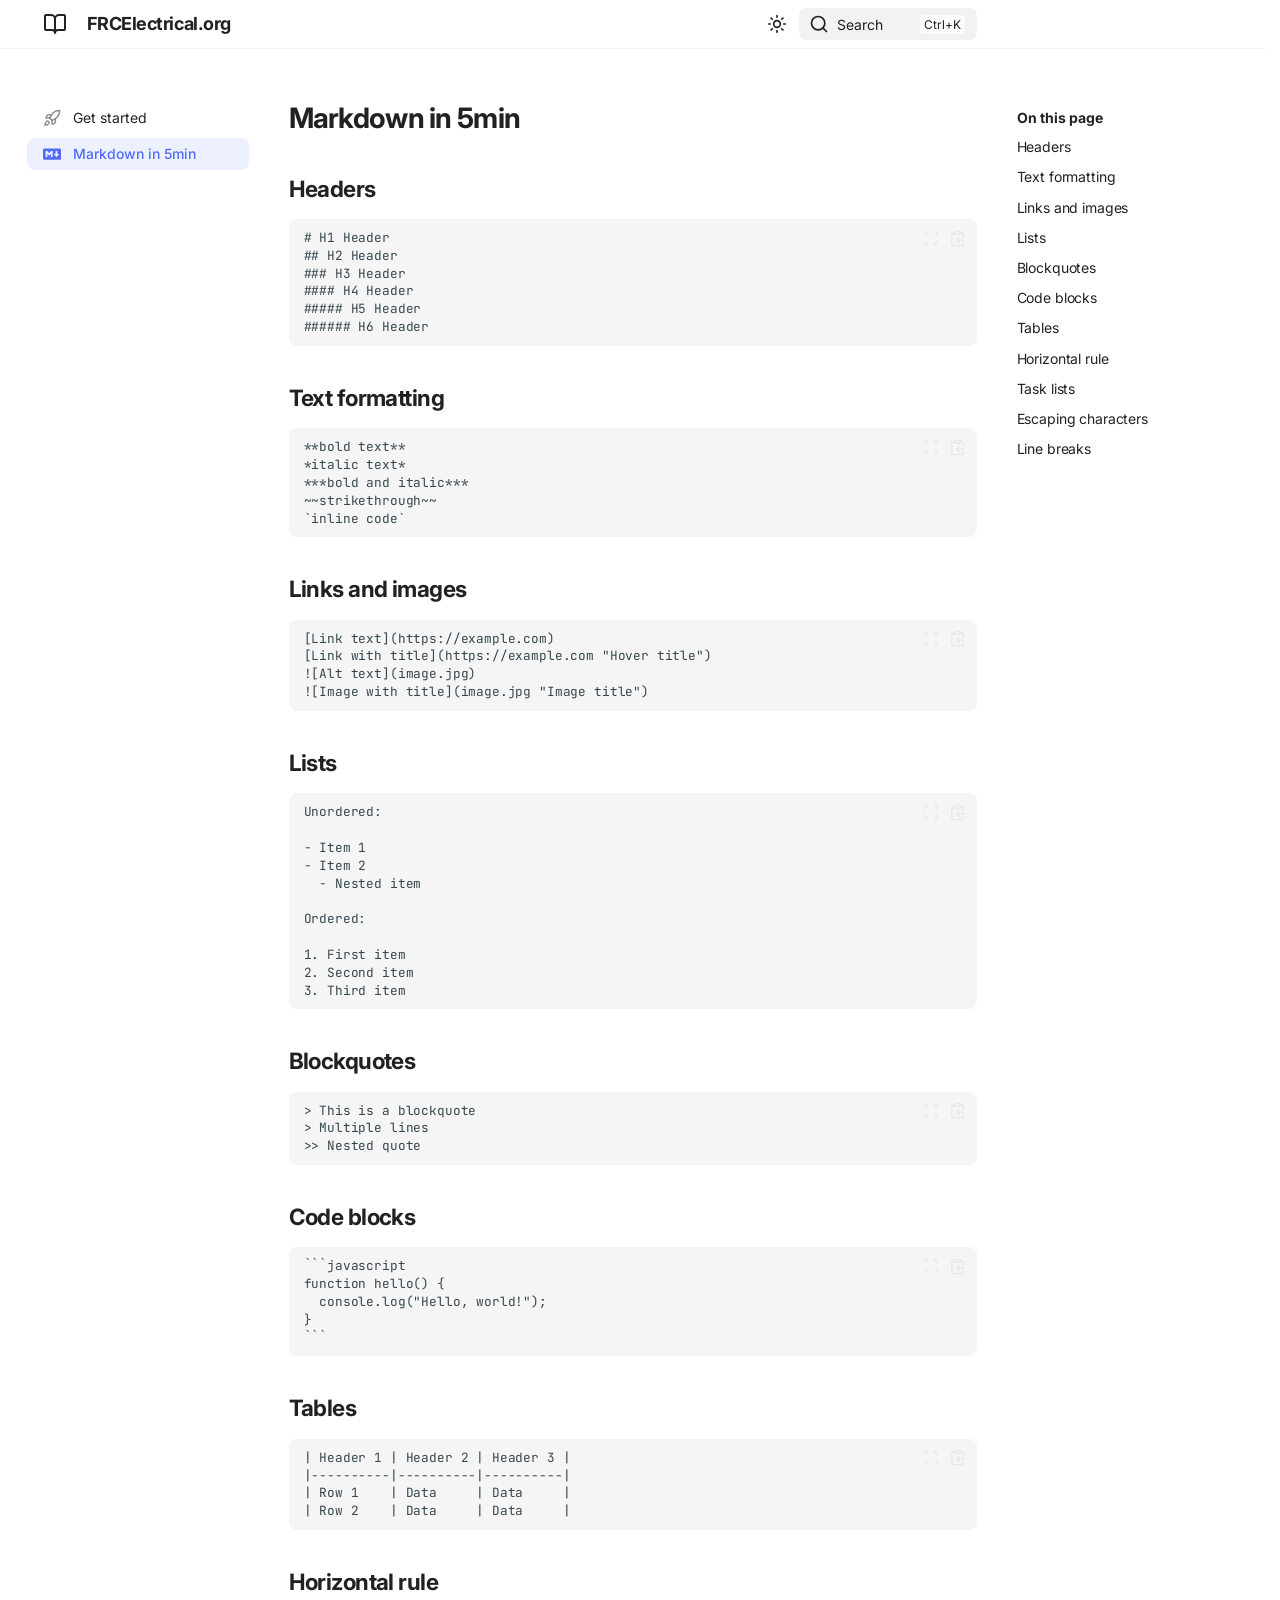
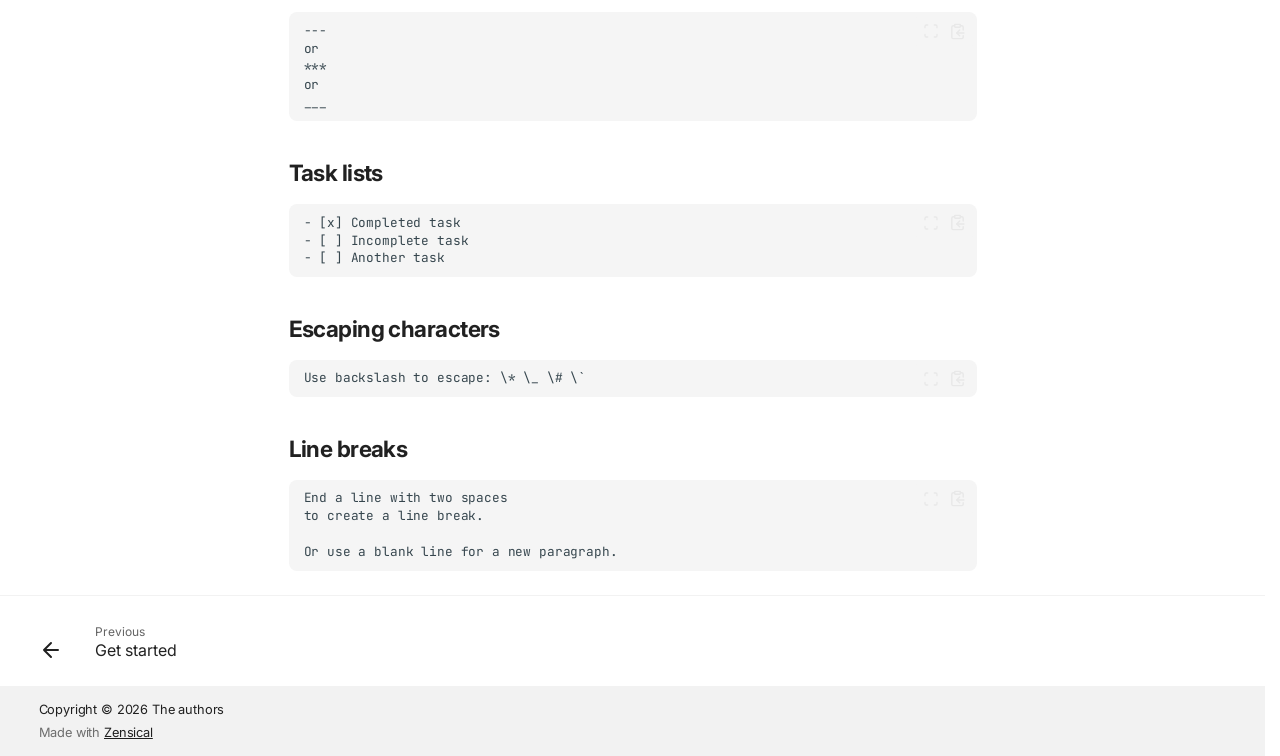
<file: site/markdown/index.html>
<!doctype html>
<html lang="en" class="no-js">
  <head>
    
      <meta charset="utf-8">
      <meta name="viewport" content="width=device-width,initial-scale=1">
      
        <meta name="description" content="A new project generated from the default template project.">
      
      
        <meta name="author" content="<your name here>">
      
      
      
        <link rel="prev" href="./..">
      
      
      
        
      
      
      <link rel="icon" href="../assets/images/favicon.png">
      <meta name="generator" content="zensical-0.0.45">
    
    
      
        <title>Markdown in 5min - FRCElectrical.org</title>
      
    
    
      
        
      
      <link rel="stylesheet" href="../assets/stylesheets/modern/main.fba56155.min.css">
      
        
          
        
        <link rel="stylesheet" href="../assets/stylesheets/modern/palette.dfe2e883.min.css">
      
      


    
    
      
    
    
      
        
        
        <link rel="preconnect" href="https://fonts.gstatic.com" crossorigin>
        <link rel="stylesheet" href="https://fonts.googleapis.com/css?family=Inter:300,300i,400,400i,500,500i,700,700i%7CJetBrains+Mono:400,400i,700,700i&amp;display=fallback">
        <style>:root{--md-text-font:"Inter";--md-code-font:"JetBrains Mono"}</style>
      
    
    
    <script>__md_scope=new URL("..",location),__md_scope.pathname.endsWith("/")||(__md_scope=new URL(__md_scope.pathname+"/",location)),__md_hash=e=>[...e].reduce(((e,t)=>(e<<5)-e+t.charCodeAt(0)),0),__md_get=(e,t=localStorage,_=__md_scope)=>JSON.parse(t.getItem(_.pathname+"."+e)),__md_set=(e,t,_=localStorage,a=__md_scope)=>{try{_.setItem(a.pathname+"."+e,JSON.stringify(t))}catch(e){}},document.documentElement.setAttribute("data-platform",navigator.platform)</script>
    
      

    
    
  </head>
  
  
    
    
      
    
    
    
    
    <body dir="ltr" data-md-color-scheme="default" data-md-color-primary="indigo" data-md-color-accent="indigo">
  
    
    <input class="md-toggle" data-md-toggle="drawer" type="checkbox" id="__drawer" autocomplete="off">
    <input class="md-toggle" data-md-toggle="search" type="checkbox" id="__search" autocomplete="off">
    <label class="md-overlay" for="__drawer" aria-label="Navigation"></label>
    <div data-md-component="skip">
      
        
        <a href="#markdown-in-5min" class="md-skip">
          Skip to content
        </a>
      
    </div>
    <div data-md-component="announce">
      
    </div>
    
    
      

  

<header class="md-header md-header--shadow" data-md-component="header">
  <nav class="md-header__inner md-grid" aria-label="Header">
    <a href="./.." title="FRCElectrical.org" class="md-header__button md-logo" aria-label="FRCElectrical.org" data-md-component="logo">
      
  
  <svg xmlns="http://www.w3.org/2000/svg" fill="none" stroke="currentColor" stroke-linecap="round" stroke-linejoin="round" stroke-width="2" class="lucide lucide-book-open" viewBox="0 0 24 24"><path d="M12 7v14M3 18a1 1 0 0 1-1-1V4a1 1 0 0 1 1-1h5a4 4 0 0 1 4 4 4 4 0 0 1 4-4h5a1 1 0 0 1 1 1v13a1 1 0 0 1-1 1h-6a3 3 0 0 0-3 3 3 3 0 0 0-3-3z"/></svg>

    </a>
    <label class="md-header__button md-icon" for="__drawer" aria-label="Navigation">
      
      <svg xmlns="http://www.w3.org/2000/svg" fill="none" stroke="currentColor" stroke-linecap="round" stroke-linejoin="round" stroke-width="2" class="lucide lucide-menu" viewBox="0 0 24 24"><path d="M4 5h16M4 12h16M4 19h16"/></svg>
    </label>
    <div class="md-header__title" data-md-component="header-title">
      <div class="md-header__ellipsis">
        <div class="md-header__topic">
          <span class="md-ellipsis">
            FRCElectrical.org
          </span>
        </div>
        <div class="md-header__topic" data-md-component="header-topic">
          <span class="md-ellipsis">
            
              Markdown in 5min
            
          </span>
        </div>
      </div>
    </div>
    
      
        <form class="md-header__option" data-md-component="palette">
  
    
    
    
    <input class="md-option" data-md-color-media="none" data-md-color-scheme="default" data-md-color-primary="indigo" data-md-color-accent="indigo"  aria-label="Switch to dark mode"  type="radio" name="__palette" id="__palette_0">
    
      <label class="md-header__button md-icon" title="Switch to dark mode" for="__palette_1" hidden>
        <svg xmlns="http://www.w3.org/2000/svg" fill="none" stroke="currentColor" stroke-linecap="round" stroke-linejoin="round" stroke-width="2" class="lucide lucide-sun" viewBox="0 0 24 24"><circle cx="12" cy="12" r="4"/><path d="M12 2v2M12 20v2M4.93 4.93l1.41 1.41M17.66 17.66l1.41 1.41M2 12h2M20 12h2M6.34 17.66l-1.41 1.41M19.07 4.93l-1.41 1.41"/></svg>
      </label>
    
  
    
    
    
    <input class="md-option" data-md-color-media="none" data-md-color-scheme="slate" data-md-color-primary="indigo" data-md-color-accent="indigo"  aria-label="Switch to light mode"  type="radio" name="__palette" id="__palette_1">
    
      <label class="md-header__button md-icon" title="Switch to light mode" for="__palette_0" hidden>
        <svg xmlns="http://www.w3.org/2000/svg" fill="none" stroke="currentColor" stroke-linecap="round" stroke-linejoin="round" stroke-width="2" class="lucide lucide-moon" viewBox="0 0 24 24"><path d="M20.985 12.486a9 9 0 1 1-9.473-9.472c.405-.022.617.46.402.803a6 6 0 0 0 8.268 8.268c.344-.215.825-.004.803.401"/></svg>
      </label>
    
  
</form>
      
    
    
      <script>var palette=__md_get("__palette");if(palette&&palette.color){if("(prefers-color-scheme)"===palette.color.media){var media=matchMedia("(prefers-color-scheme: light)"),input=document.querySelector(media.matches?"[data-md-color-media='(prefers-color-scheme: light)']":"[data-md-color-media='(prefers-color-scheme: dark)']");palette.color.media=input.getAttribute("data-md-color-media"),palette.color.scheme=input.getAttribute("data-md-color-scheme"),palette.color.primary=input.getAttribute("data-md-color-primary"),palette.color.accent=input.getAttribute("data-md-color-accent")}for(var[key,value]of Object.entries(palette.color))document.body.setAttribute("data-md-color-"+key,value)}</script>
    
    
    
      
      
        <label class="md-header__button md-icon" for="__search" aria-label="Search">
          
          <svg xmlns="http://www.w3.org/2000/svg" fill="none" stroke="currentColor" stroke-linecap="round" stroke-linejoin="round" stroke-width="2" class="lucide lucide-search" viewBox="0 0 24 24"><path d="m21 21-4.34-4.34"/><circle cx="11" cy="11" r="8"/></svg>
        </label>
        <div class="md-search" data-md-component="search" role="dialog" aria-label="Search">
  <button type="button" class="md-search__button">
    Search
  </button>
</div>
      
    
    <div class="md-header__source">
      
    </div>
  </nav>
  
</header>
    
    <div class="md-container" data-md-component="container">
      
      
        
          
        
      
      <main class="md-main" data-md-component="main">
        <div class="md-main__inner md-grid">
          
            
              
              <div class="md-sidebar md-sidebar--primary" data-md-component="sidebar" data-md-type="navigation" >
                <div class="md-sidebar__scrollwrap">
                  <div class="md-sidebar__inner">
                    



<nav class="md-nav md-nav--primary" aria-label="Navigation" data-md-level="0">
  <label class="md-nav__title" for="__drawer">
    <a href="./.." title="FRCElectrical.org" class="md-nav__button md-logo" aria-label="FRCElectrical.org" data-md-component="logo">
      
  
  <svg xmlns="http://www.w3.org/2000/svg" fill="none" stroke="currentColor" stroke-linecap="round" stroke-linejoin="round" stroke-width="2" class="lucide lucide-book-open" viewBox="0 0 24 24"><path d="M12 7v14M3 18a1 1 0 0 1-1-1V4a1 1 0 0 1 1-1h5a4 4 0 0 1 4 4 4 4 0 0 1 4-4h5a1 1 0 0 1 1 1v13a1 1 0 0 1-1 1h-6a3 3 0 0 0-3 3 3 3 0 0 0-3-3z"/></svg>

    </a>
    FRCElectrical.org
  </label>
  
  <ul class="md-nav__list" data-md-scrollfix>
    
      
      
  
  
  
  
    <li class="md-nav__item">
      <a href="./.." class="md-nav__link">
        
  
  
    <svg xmlns="http://www.w3.org/2000/svg" fill="none" stroke="currentColor" stroke-linecap="round" stroke-linejoin="round" stroke-width="2" class="lucide lucide-rocket" viewBox="0 0 24 24"><path d="M12 15v5s3.03-.55 4-2c1.08-1.62 0-5 0-5M4.5 16.5c-1.5 1.26-2 5-2 5s3.74-.5 5-2c.71-.84.7-2.13-.09-2.91a2.18 2.18 0 0 0-2.91-.09"/><path d="M9 12a22 22 0 0 1 2-3.95A12.88 12.88 0 0 1 22 2c0 2.72-.78 7.5-6 11a22.4 22.4 0 0 1-4 2z"/><path d="M9 12H4s.55-3.03 2-4c1.62-1.08 5 .05 5 .05"/></svg>
  
  <span class="md-ellipsis">
    
  
  Get started

    
  </span>
  
  

      </a>
    </li>
  

    
      
      
  
  
    
  
  
  
    <li class="md-nav__item md-nav__item--active">
      
      
      
      
        
      
      
        <label class="md-nav__link md-nav__link--active" for="__toc">
          
  
  
    <svg xmlns="http://www.w3.org/2000/svg" viewBox="0 0 24 24"><path d="M22.27 19.385H1.73A1.73 1.73 0 0 1 0 17.655V6.345a1.73 1.73 0 0 1 1.73-1.73h20.54A1.73 1.73 0 0 1 24 6.345v11.308a1.73 1.73 0 0 1-1.73 1.731zM5.769 15.923v-4.5l2.308 2.885 2.307-2.885v4.5h2.308V8.078h-2.308l-2.307 2.885-2.308-2.885H3.46v7.847zM21.232 12h-2.309V8.077h-2.307V12h-2.308l3.461 4.039z"/></svg>
  
  <span class="md-ellipsis">
    
  
  Markdown in 5min

    
  </span>
  
  

          <span class="md-nav__icon md-icon"></span>
        </label>
      
      <a href="././" class="md-nav__link md-nav__link--active">
        
  
  
    <svg xmlns="http://www.w3.org/2000/svg" viewBox="0 0 24 24"><path d="M22.27 19.385H1.73A1.73 1.73 0 0 1 0 17.655V6.345a1.73 1.73 0 0 1 1.73-1.73h20.54A1.73 1.73 0 0 1 24 6.345v11.308a1.73 1.73 0 0 1-1.73 1.731zM5.769 15.923v-4.5l2.308 2.885 2.307-2.885v4.5h2.308V8.078h-2.308l-2.307 2.885-2.308-2.885H3.46v7.847zM21.232 12h-2.309V8.077h-2.307V12h-2.308l3.461 4.039z"/></svg>
  
  <span class="md-ellipsis">
    
  
  Markdown in 5min

    
  </span>
  
  

      </a>
      
        


<nav class="md-nav md-nav--secondary" aria-label="On this page">
  
  
  
    
  
  
    <label class="md-nav__title" for="__toc">
      <span class="md-nav__icon md-icon"></span>
      On this page
    </label>
    <ul class="md-nav__list" data-md-component="toc" data-md-scrollfix>
      
        <li class="md-nav__item">
  <a href="#headers" class="md-nav__link">
    <span class="md-ellipsis">
      <span class="md-typeset">
        Headers
      </span>
    </span>
  </a>
  
</li>
      
        <li class="md-nav__item">
  <a href="#text-formatting" class="md-nav__link">
    <span class="md-ellipsis">
      <span class="md-typeset">
        Text formatting
      </span>
    </span>
  </a>
  
</li>
      
        <li class="md-nav__item">
  <a href="#links-and-images" class="md-nav__link">
    <span class="md-ellipsis">
      <span class="md-typeset">
        Links and images
      </span>
    </span>
  </a>
  
</li>
      
        <li class="md-nav__item">
  <a href="#lists" class="md-nav__link">
    <span class="md-ellipsis">
      <span class="md-typeset">
        Lists
      </span>
    </span>
  </a>
  
</li>
      
        <li class="md-nav__item">
  <a href="#blockquotes" class="md-nav__link">
    <span class="md-ellipsis">
      <span class="md-typeset">
        Blockquotes
      </span>
    </span>
  </a>
  
</li>
      
        <li class="md-nav__item">
  <a href="#code-blocks" class="md-nav__link">
    <span class="md-ellipsis">
      <span class="md-typeset">
        Code blocks
      </span>
    </span>
  </a>
  
</li>
      
        <li class="md-nav__item">
  <a href="#tables" class="md-nav__link">
    <span class="md-ellipsis">
      <span class="md-typeset">
        Tables
      </span>
    </span>
  </a>
  
</li>
      
        <li class="md-nav__item">
  <a href="#horizontal-rule" class="md-nav__link">
    <span class="md-ellipsis">
      <span class="md-typeset">
        Horizontal rule
      </span>
    </span>
  </a>
  
</li>
      
        <li class="md-nav__item">
  <a href="#task-lists" class="md-nav__link">
    <span class="md-ellipsis">
      <span class="md-typeset">
        Task lists
      </span>
    </span>
  </a>
  
</li>
      
        <li class="md-nav__item">
  <a href="#escaping-characters" class="md-nav__link">
    <span class="md-ellipsis">
      <span class="md-typeset">
        Escaping characters
      </span>
    </span>
  </a>
  
</li>
      
        <li class="md-nav__item">
  <a href="#line-breaks" class="md-nav__link">
    <span class="md-ellipsis">
      <span class="md-typeset">
        Line breaks
      </span>
    </span>
  </a>
  
</li>
      
    </ul>
  
</nav>
      
    </li>
  

    
  </ul>
</nav>
                  </div>
                </div>
              </div>
            
            
              
              <div class="md-sidebar md-sidebar--secondary" data-md-component="sidebar" data-md-type="toc" >
                <div class="md-sidebar__scrollwrap">
                  
                    
                    
                    
                      
                    
                    
                      <input class="md-nav__toggle md-toggle" type="checkbox" id="__toc">
                      <div class="md-sidebar-button__wrapper">
                        <label class="md-sidebar-button" for="__toc"></label>
                      </div>
                    
                  
                  <div class="md-sidebar__inner">
                    


<nav class="md-nav md-nav--secondary" aria-label="On this page">
  
  
  
    
  
  
    <label class="md-nav__title" for="__toc">
      <span class="md-nav__icon md-icon"></span>
      On this page
    </label>
    <ul class="md-nav__list" data-md-component="toc" data-md-scrollfix>
      
        <li class="md-nav__item">
  <a href="#headers" class="md-nav__link">
    <span class="md-ellipsis">
      <span class="md-typeset">
        Headers
      </span>
    </span>
  </a>
  
</li>
      
        <li class="md-nav__item">
  <a href="#text-formatting" class="md-nav__link">
    <span class="md-ellipsis">
      <span class="md-typeset">
        Text formatting
      </span>
    </span>
  </a>
  
</li>
      
        <li class="md-nav__item">
  <a href="#links-and-images" class="md-nav__link">
    <span class="md-ellipsis">
      <span class="md-typeset">
        Links and images
      </span>
    </span>
  </a>
  
</li>
      
        <li class="md-nav__item">
  <a href="#lists" class="md-nav__link">
    <span class="md-ellipsis">
      <span class="md-typeset">
        Lists
      </span>
    </span>
  </a>
  
</li>
      
        <li class="md-nav__item">
  <a href="#blockquotes" class="md-nav__link">
    <span class="md-ellipsis">
      <span class="md-typeset">
        Blockquotes
      </span>
    </span>
  </a>
  
</li>
      
        <li class="md-nav__item">
  <a href="#code-blocks" class="md-nav__link">
    <span class="md-ellipsis">
      <span class="md-typeset">
        Code blocks
      </span>
    </span>
  </a>
  
</li>
      
        <li class="md-nav__item">
  <a href="#tables" class="md-nav__link">
    <span class="md-ellipsis">
      <span class="md-typeset">
        Tables
      </span>
    </span>
  </a>
  
</li>
      
        <li class="md-nav__item">
  <a href="#horizontal-rule" class="md-nav__link">
    <span class="md-ellipsis">
      <span class="md-typeset">
        Horizontal rule
      </span>
    </span>
  </a>
  
</li>
      
        <li class="md-nav__item">
  <a href="#task-lists" class="md-nav__link">
    <span class="md-ellipsis">
      <span class="md-typeset">
        Task lists
      </span>
    </span>
  </a>
  
</li>
      
        <li class="md-nav__item">
  <a href="#escaping-characters" class="md-nav__link">
    <span class="md-ellipsis">
      <span class="md-typeset">
        Escaping characters
      </span>
    </span>
  </a>
  
</li>
      
        <li class="md-nav__item">
  <a href="#line-breaks" class="md-nav__link">
    <span class="md-ellipsis">
      <span class="md-typeset">
        Line breaks
      </span>
    </span>
  </a>
  
</li>
      
    </ul>
  
</nav>
                  </div>
                </div>
              </div>
            
          
          
            <div class="md-content" data-md-component="content">
              
                



  


              
              <article class="md-content__inner md-typeset">
                
                  

<h1 id="markdown-in-5min">Markdown in 5min<a class="headerlink" href="#markdown-in-5min" title="Permanent link">&para;</a></h1>
<h2 id="headers">Headers<a class="headerlink" href="#headers" title="Permanent link">&para;</a></h2>
<div class="language-text highlight"><pre><span></span><code><span id="__span-0-1"><a id="__codelineno-0-1" name="__codelineno-0-1" href="#__codelineno-0-1"></a># H1 Header
</span><span id="__span-0-2"><a id="__codelineno-0-2" name="__codelineno-0-2" href="#__codelineno-0-2"></a>## H2 Header
</span><span id="__span-0-3"><a id="__codelineno-0-3" name="__codelineno-0-3" href="#__codelineno-0-3"></a>### H3 Header
</span><span id="__span-0-4"><a id="__codelineno-0-4" name="__codelineno-0-4" href="#__codelineno-0-4"></a>#### H4 Header
</span><span id="__span-0-5"><a id="__codelineno-0-5" name="__codelineno-0-5" href="#__codelineno-0-5"></a>##### H5 Header
</span><span id="__span-0-6"><a id="__codelineno-0-6" name="__codelineno-0-6" href="#__codelineno-0-6"></a>###### H6 Header
</span></code></pre></div>
<h2 id="text-formatting">Text formatting<a class="headerlink" href="#text-formatting" title="Permanent link">&para;</a></h2>
<div class="language-text highlight"><pre><span></span><code><span id="__span-1-1"><a id="__codelineno-1-1" name="__codelineno-1-1" href="#__codelineno-1-1"></a>**bold text**
</span><span id="__span-1-2"><a id="__codelineno-1-2" name="__codelineno-1-2" href="#__codelineno-1-2"></a>*italic text*
</span><span id="__span-1-3"><a id="__codelineno-1-3" name="__codelineno-1-3" href="#__codelineno-1-3"></a>***bold and italic***
</span><span id="__span-1-4"><a id="__codelineno-1-4" name="__codelineno-1-4" href="#__codelineno-1-4"></a>~~strikethrough~~
</span><span id="__span-1-5"><a id="__codelineno-1-5" name="__codelineno-1-5" href="#__codelineno-1-5"></a>`inline code`
</span></code></pre></div>
<h2 id="links-and-images">Links and images<a class="headerlink" href="#links-and-images" title="Permanent link">&para;</a></h2>
<div class="language-text highlight"><pre><span></span><code><span id="__span-2-1"><a id="__codelineno-2-1" name="__codelineno-2-1" href="#__codelineno-2-1"></a>[Link text](https://example.com)
</span><span id="__span-2-2"><a id="__codelineno-2-2" name="__codelineno-2-2" href="#__codelineno-2-2"></a>[Link with title](https://example.com &quot;Hover title&quot;)
</span><span id="__span-2-3"><a id="__codelineno-2-3" name="__codelineno-2-3" href="#__codelineno-2-3"></a>![Alt text](image.jpg)
</span><span id="__span-2-4"><a id="__codelineno-2-4" name="__codelineno-2-4" href="#__codelineno-2-4"></a>![Image with title](image.jpg &quot;Image title&quot;)
</span></code></pre></div>
<h2 id="lists">Lists<a class="headerlink" href="#lists" title="Permanent link">&para;</a></h2>
<div class="language-text highlight"><pre><span></span><code><span id="__span-3-1"><a id="__codelineno-3-1" name="__codelineno-3-1" href="#__codelineno-3-1"></a>Unordered:
</span><span id="__span-3-2"><a id="__codelineno-3-2" name="__codelineno-3-2" href="#__codelineno-3-2"></a>
</span><span id="__span-3-3"><a id="__codelineno-3-3" name="__codelineno-3-3" href="#__codelineno-3-3"></a>- Item 1
</span><span id="__span-3-4"><a id="__codelineno-3-4" name="__codelineno-3-4" href="#__codelineno-3-4"></a>- Item 2
</span><span id="__span-3-5"><a id="__codelineno-3-5" name="__codelineno-3-5" href="#__codelineno-3-5"></a>  - Nested item
</span><span id="__span-3-6"><a id="__codelineno-3-6" name="__codelineno-3-6" href="#__codelineno-3-6"></a>
</span><span id="__span-3-7"><a id="__codelineno-3-7" name="__codelineno-3-7" href="#__codelineno-3-7"></a>Ordered:
</span><span id="__span-3-8"><a id="__codelineno-3-8" name="__codelineno-3-8" href="#__codelineno-3-8"></a>
</span><span id="__span-3-9"><a id="__codelineno-3-9" name="__codelineno-3-9" href="#__codelineno-3-9"></a>1. First item
</span><span id="__span-3-10"><a id="__codelineno-3-10" name="__codelineno-3-10" href="#__codelineno-3-10"></a>2. Second item
</span><span id="__span-3-11"><a id="__codelineno-3-11" name="__codelineno-3-11" href="#__codelineno-3-11"></a>3. Third item
</span></code></pre></div>
<h2 id="blockquotes">Blockquotes<a class="headerlink" href="#blockquotes" title="Permanent link">&para;</a></h2>
<div class="language-text highlight"><pre><span></span><code><span id="__span-4-1"><a id="__codelineno-4-1" name="__codelineno-4-1" href="#__codelineno-4-1"></a>&gt; This is a blockquote
</span><span id="__span-4-2"><a id="__codelineno-4-2" name="__codelineno-4-2" href="#__codelineno-4-2"></a>&gt; Multiple lines
</span><span id="__span-4-3"><a id="__codelineno-4-3" name="__codelineno-4-3" href="#__codelineno-4-3"></a>&gt;&gt; Nested quote
</span></code></pre></div>
<h2 id="code-blocks">Code blocks<a class="headerlink" href="#code-blocks" title="Permanent link">&para;</a></h2>
<div class="language-text highlight"><pre><span></span><code><span id="__span-5-1"><a id="__codelineno-5-1" name="__codelineno-5-1" href="#__codelineno-5-1"></a>```javascript
</span><span id="__span-5-2"><a id="__codelineno-5-2" name="__codelineno-5-2" href="#__codelineno-5-2"></a>function hello() {
</span><span id="__span-5-3"><a id="__codelineno-5-3" name="__codelineno-5-3" href="#__codelineno-5-3"></a>  console.log(&quot;Hello, world!&quot;);
</span><span id="__span-5-4"><a id="__codelineno-5-4" name="__codelineno-5-4" href="#__codelineno-5-4"></a>}
</span><span id="__span-5-5"><a id="__codelineno-5-5" name="__codelineno-5-5" href="#__codelineno-5-5"></a>```
</span></code></pre></div>
<h2 id="tables">Tables<a class="headerlink" href="#tables" title="Permanent link">&para;</a></h2>
<div class="language-text highlight"><pre><span></span><code><span id="__span-6-1"><a id="__codelineno-6-1" name="__codelineno-6-1" href="#__codelineno-6-1"></a>| Header 1 | Header 2 | Header 3 |
</span><span id="__span-6-2"><a id="__codelineno-6-2" name="__codelineno-6-2" href="#__codelineno-6-2"></a>|----------|----------|----------|
</span><span id="__span-6-3"><a id="__codelineno-6-3" name="__codelineno-6-3" href="#__codelineno-6-3"></a>| Row 1    | Data     | Data     |
</span><span id="__span-6-4"><a id="__codelineno-6-4" name="__codelineno-6-4" href="#__codelineno-6-4"></a>| Row 2    | Data     | Data     |
</span></code></pre></div>
<h2 id="horizontal-rule">Horizontal rule<a class="headerlink" href="#horizontal-rule" title="Permanent link">&para;</a></h2>
<div class="language-text highlight"><pre><span></span><code><span id="__span-7-1"><a id="__codelineno-7-1" name="__codelineno-7-1" href="#__codelineno-7-1"></a>---
</span><span id="__span-7-2"><a id="__codelineno-7-2" name="__codelineno-7-2" href="#__codelineno-7-2"></a>or
</span><span id="__span-7-3"><a id="__codelineno-7-3" name="__codelineno-7-3" href="#__codelineno-7-3"></a>***
</span><span id="__span-7-4"><a id="__codelineno-7-4" name="__codelineno-7-4" href="#__codelineno-7-4"></a>or
</span><span id="__span-7-5"><a id="__codelineno-7-5" name="__codelineno-7-5" href="#__codelineno-7-5"></a>___
</span></code></pre></div>
<h2 id="task-lists">Task lists<a class="headerlink" href="#task-lists" title="Permanent link">&para;</a></h2>
<div class="language-text highlight"><pre><span></span><code><span id="__span-8-1"><a id="__codelineno-8-1" name="__codelineno-8-1" href="#__codelineno-8-1"></a>- [x] Completed task
</span><span id="__span-8-2"><a id="__codelineno-8-2" name="__codelineno-8-2" href="#__codelineno-8-2"></a>- [ ] Incomplete task
</span><span id="__span-8-3"><a id="__codelineno-8-3" name="__codelineno-8-3" href="#__codelineno-8-3"></a>- [ ] Another task
</span></code></pre></div>
<h2 id="escaping-characters">Escaping characters<a class="headerlink" href="#escaping-characters" title="Permanent link">&para;</a></h2>
<div class="language-text highlight"><pre><span></span><code><span id="__span-9-1"><a id="__codelineno-9-1" name="__codelineno-9-1" href="#__codelineno-9-1"></a>Use backslash to escape: \* \_ \# \`
</span></code></pre></div>
<h2 id="line-breaks">Line breaks<a class="headerlink" href="#line-breaks" title="Permanent link">&para;</a></h2>
<div class="language-text highlight"><pre><span></span><code><span id="__span-10-1"><a id="__codelineno-10-1" name="__codelineno-10-1" href="#__codelineno-10-1"></a>End a line with two spaces  
</span><span id="__span-10-2"><a id="__codelineno-10-2" name="__codelineno-10-2" href="#__codelineno-10-2"></a>to create a line break.
</span><span id="__span-10-3"><a id="__codelineno-10-3" name="__codelineno-10-3" href="#__codelineno-10-3"></a>
</span><span id="__span-10-4"><a id="__codelineno-10-4" name="__codelineno-10-4" href="#__codelineno-10-4"></a>Or use a blank line for a new paragraph.
</span></code></pre></div>









  
  






                
              </article>
            </div>
          
          
  <script>var tabs=__md_get("__tabs");if(Array.isArray(tabs))e:for(var set of document.querySelectorAll(".tabbed-set")){var labels=set.querySelector(".tabbed-labels");for(var tab of tabs)for(var label of labels.getElementsByTagName("label"))if(label.innerText.trim()===tab){var input=document.getElementById(label.htmlFor);input.checked=!0;continue e}}</script>

<script>var target=document.getElementById(location.hash.slice(1));target&&target.name&&(target.checked=target.name.startsWith("__tabbed_"))</script>
        </div>
        
          <button type="button" class="md-top md-icon" data-md-component="top" hidden>
  
  <svg xmlns="http://www.w3.org/2000/svg" fill="none" stroke="currentColor" stroke-linecap="round" stroke-linejoin="round" stroke-width="2" class="lucide lucide-circle-arrow-up" viewBox="0 0 24 24"><circle cx="12" cy="12" r="10"/><path d="m16 12-4-4-4 4M12 16V8"/></svg>
  Back to top
</button>
        
      </main>
      
        <footer class="md-footer">
  
    
      
      <nav class="md-footer__inner md-grid" aria-label="Footer" >
        
          
          <a href="./.." class="md-footer__link md-footer__link--prev" aria-label="Previous: Get started">
            <div class="md-footer__button md-icon">
              
              <svg xmlns="http://www.w3.org/2000/svg" fill="none" stroke="currentColor" stroke-linecap="round" stroke-linejoin="round" stroke-width="2" class="lucide lucide-arrow-left" viewBox="0 0 24 24"><path d="m12 19-7-7 7-7M19 12H5"/></svg>
            </div>
            <div class="md-footer__title">
              <span class="md-footer__direction">
                Previous
              </span>
              <div class="md-ellipsis">
                Get started
              </div>
            </div>
          </a>
        
        
      </nav>
    
  
  <div class="md-footer-meta md-typeset">
    <div class="md-footer-meta__inner md-grid">
      <div class="md-copyright">
  
    <div class="md-copyright__highlight">
      Copyright &copy; 2026 The authors

    </div>
  
  
    Made with
    <a href="https://zensical.org/" target="_blank" rel="noopener">
      Zensical
    </a>
  
</div>
      
    </div>
  </div>
</footer>
      
    </div>
    <div class="md-dialog" data-md-component="dialog">
      <div class="md-dialog__inner md-typeset"></div>
    </div>
    
    
    
      
      
      <script id="__config" type="application/json">{"annotate":null,"base":"..","features":["announce.dismiss","content.code.annotate","content.code.copy","content.code.select","content.footnote.tooltips","content.tabs.link","content.tooltips","navigation.footer","navigation.indexes","navigation.instant","navigation.instant.prefetch","navigation.path","navigation.sections","navigation.top","navigation.tracking","search.highlight"],"search":"../assets/javascripts/workers/search.e2d2d235.min.js","tags":null,"translations":{"clipboard.copied":"Copied to clipboard","clipboard.copy":"Copy to clipboard","search.result.more.one":"1 more on this page","search.result.more.other":"# more on this page","search.result.none":"No matching documents","search.result.one":"1 matching document","search.result.other":"# matching documents","search.result.placeholder":"Type to start searching","search.result.term.missing":"Missing","select.version":"Select version"},"version":null}</script>
    
    
      <script src="../assets/javascripts/bundle.6e5f0216.min.js"></script>
      
    
  </body>
</html>
</file>
<file: site/assets/stylesheets/modern/main.fba56155.min.css>
@charset "UTF-8";html{-webkit-text-size-adjust:none;-moz-text-size-adjust:none;text-size-adjust:none;box-sizing:border-box}*,:after,:before{box-sizing:inherit}@media (prefers-reduced-motion){*,:after,:before{transition:none!important}}body{margin:0}a,button,input,label{-webkit-tap-highlight-color:transparent}a{color:inherit;text-decoration:none}hr{border:0;box-sizing:initial;display:block;height:.05rem;overflow:visible;padding:0}small{font-size:80%}sub,sup{line-height:1em}img{border-style:none}table{border-collapse:initial;border-spacing:0}td,th{font-weight:400;vertical-align:top}button{background:#0000;border:0;font-family:inherit;font-size:inherit;margin:0;padding:0}input{border:0;outline:none}:root{--md-primary-fg-color:#4051b5;--md-primary-fg-color--light:#5d6cc0;--md-primary-fg-color--dark:#303fa1;--md-primary-bg-color:#fff;--md-primary-bg-color--light:#ffffffb3;--md-accent-fg-color:#526cfe;--md-accent-fg-color--transparent:#526cfe1a;--md-accent-bg-color:#fff;--md-accent-bg-color--light:#ffffffb3}[data-md-color-scheme=default]{color-scheme:light}[data-md-color-scheme=default] img[src$="#gh-dark-mode-only"],[data-md-color-scheme=default] img[src$="#only-dark"]{display:none}:root,[data-md-color-scheme=default]{--md-hue:225deg;--md-default-fg-color:#000000de;--md-default-fg-color--light:#0000008c;--md-default-fg-color--lighter:#00000052;--md-default-fg-color--lightest:#0000000d;--md-default-bg-color:#fff;--md-default-bg-color--light:#ffffffb3;--md-default-bg-color--lighter:#ffffff4d;--md-default-bg-color--lightest:#ffffff1f;--md-code-fg-color:#36464e;--md-code-bg-color:#f5f5f5;--md-code-bg-color--light:#f5f5f5b3;--md-code-bg-color--lighter:#f5f5f54d;--md-code-hl-color:#4287ff;--md-code-hl-color--light:#4287ff1a;--md-code-hl-number-color:#d52a2a;--md-code-hl-special-color:#db1457;--md-code-hl-function-color:#a846b9;--md-code-hl-constant-color:#6e59d9;--md-code-hl-keyword-color:#3f6ec6;--md-code-hl-string-color:#1c7d4d;--md-code-hl-name-color:var(--md-code-fg-color);--md-code-hl-operator-color:var(--md-default-fg-color--light);--md-code-hl-punctuation-color:var(--md-default-fg-color--light);--md-code-hl-comment-color:var(--md-default-fg-color--light);--md-code-hl-generic-color:var(--md-default-fg-color--light);--md-code-hl-variable-color:var(--md-default-fg-color--light);--md-typeset-color:var(--md-default-fg-color);--md-typeset-a-color:var(--md-primary-fg-color);--md-typeset-del-color:#f5503d26;--md-typeset-ins-color:#0bd57026;--md-typeset-kbd-color:#fafafa;--md-typeset-kbd-accent-color:#fff;--md-typeset-kbd-border-color:#b8b8b8;--md-typeset-mark-color:#ffff0080;--md-typeset-table-color:#0000001f;--md-typeset-table-color--light:rgba(0,0,0,.035);--md-admonition-fg-color:var(--md-default-fg-color);--md-admonition-bg-color:var(--md-default-bg-color);--md-warning-fg-color:#000000de;--md-warning-bg-color:#ff9;--md-shadow-z1:0 0.2rem 0.5rem #0000000d,0 0 0.05rem #0000001a;--md-shadow-z2:0 0.2rem 0.5rem #0000001a,0 0 0.05rem #00000040;--md-shadow-z3:0 0.2rem 0.5rem #0003,0 0 0.05rem #00000059;--color-foreground:0 0 0;--color-background:255 255 255;--color-background-subtle:240 240 240;--color-backdrop:255 255 255}.md-icon svg{fill:currentcolor;display:block;height:1.2rem;width:1.2rem}.md-icon svg.lucide{fill:#0000;stroke:currentcolor}body{-webkit-font-smoothing:antialiased;-moz-osx-font-smoothing:grayscale;--md-text-font-family:var(--md-text-font,_),-apple-system,BlinkMacSystemFont,Helvetica,Arial,sans-serif;--md-code-font-family:var(--md-code-font,_),SFMono-Regular,Consolas,Menlo,monospace}aside,body,input{font-feature-settings:"kern","liga";color:var(--md-typeset-color);font-family:var(--md-text-font-family)}code,kbd,pre{font-feature-settings:"kern";font-family:var(--md-code-font-family)}:root{--md-typeset-table-sort-icon:url('data:image/svg+xml;charset=utf-8,<svg xmlns="http://www.w3.org/2000/svg" fill="none" stroke="currentColor" stroke-linecap="round" stroke-linejoin="round" stroke-width="2" class="lucide lucide-arrow-down-up" viewBox="0 0 24 24"><path d="m3 16 4 4 4-4m-4 4V4m14 4-4-4-4 4m4-4v16"/></svg>');--md-typeset-table-sort-icon--asc:url('data:image/svg+xml;charset=utf-8,<svg xmlns="http://www.w3.org/2000/svg" fill="none" stroke="currentColor" stroke-linecap="round" stroke-linejoin="round" stroke-width="2" class="lucide lucide-arrow-down-narrow-wide" viewBox="0 0 24 24"><path d="m3 16 4 4 4-4m-4 4V4m4 0h4m-4 4h7m-7 4h10"/></svg>');--md-typeset-table-sort-icon--desc:url('data:image/svg+xml;charset=utf-8,<svg xmlns="http://www.w3.org/2000/svg" fill="none" stroke="currentColor" stroke-linecap="round" stroke-linejoin="round" stroke-width="2" class="lucide lucide-arrow-up-narrow-wide" viewBox="0 0 24 24"><path d="m3 8 4-4 4 4M7 4v16m4-8h4m-4 4h7m-7 4h10"/></svg>');--md-typeset-preview-icon:url('data:image/svg+xml;charset=utf-8,<svg xmlns="http://www.w3.org/2000/svg" fill="none" stroke="currentColor" stroke-linecap="round" stroke-linejoin="round" stroke-width="2" class="lucide lucide-mouse-pointer-2" viewBox="0 0 24 24"><path d="M4.037 4.688a.495.495 0 0 1 .651-.651l16 6.5a.5.5 0 0 1-.063.947l-6.124 1.58a2 2 0 0 0-1.438 1.435l-1.579 6.126a.5.5 0 0 1-.947.063z"/></svg>')}.md-typeset{-webkit-print-color-adjust:exact;color-adjust:exact;font-size:.75rem;letter-spacing:-.01em;line-height:1.8;overflow-wrap:break-word}@media print{.md-typeset{font-size:.68rem}}.md-typeset blockquote,.md-typeset dl,.md-typeset figure,.md-typeset ol,.md-typeset pre,.md-typeset ul{margin-bottom:1em;margin-top:1em}.md-typeset h1{color:var(--md-default-fg-color);font-size:1.875em;line-height:1.3;margin:0 0 1.25em}.md-typeset h1,.md-typeset h2{font-weight:700;letter-spacing:-.025em}.md-typeset h2{font-size:1.5em;line-height:1.4;margin:1.6em 0 .64em}.md-typeset h3{font-size:1.25em;font-weight:700;letter-spacing:-.01em;line-height:1.5;margin:1.6em 0 .8em}.md-typeset h2+h3{margin-top:.8em}.md-typeset h4{font-weight:700;letter-spacing:-.01em;margin:1em 0}.md-typeset h5,.md-typeset h6{color:var(--md-default-fg-color--light);font-size:.8em;font-weight:700;letter-spacing:-.01em;margin:1.25em 0}.md-typeset h5{text-transform:uppercase}.md-typeset h5 code{text-transform:none}.md-typeset hr{border-bottom:.05rem solid var(--md-default-fg-color--lightest);display:flow-root;margin:1.5em 0}.md-typeset a{color:var(--md-typeset-a-color);text-decoration:underline;word-break:break-word}.md-typeset a,.md-typeset a:before{transition:color 125ms}.md-typeset a:focus,.md-typeset a:hover{color:var(--md-accent-fg-color)}.md-typeset a:focus code,.md-typeset a:hover code{background-color:var(--md-accent-fg-color--transparent);color:var(--md-accent-fg-color)}.md-typeset a code{color:var(--md-typeset-a-color)}.md-typeset a.focus-visible{outline-color:var(--md-accent-fg-color);outline-offset:.2rem}.md-typeset code,.md-typeset kbd,.md-typeset pre{color:var(--md-code-fg-color);direction:ltr;font-variant-ligatures:none;transition:background-color 125ms}@media print{.md-typeset code,.md-typeset kbd,.md-typeset pre{white-space:pre-wrap}}.md-typeset code{background-color:var(--md-code-bg-color);border-radius:.2rem;-webkit-box-decoration-break:clone;box-decoration-break:clone;font-size:.85em;padding:.25em .4em;transition:color 125ms,background-color 125ms;word-break:break-word}.md-typeset code:not(.focus-visible){-webkit-tap-highlight-color:transparent;outline:none}.md-typeset pre{display:flow-root;line-height:1.4;position:relative}.md-typeset pre>code{border-radius:.4rem;-webkit-box-decoration-break:slice;box-decoration-break:slice;box-shadow:none;display:block;margin:0;outline-color:var(--md-accent-fg-color);overflow:auto;padding:.7720588235em 1.1764705882em;scrollbar-color:var(--md-default-fg-color--lighter) #0000;scrollbar-width:thin;touch-action:auto;word-break:normal}.md-typeset pre>code:hover{scrollbar-color:var(--md-accent-fg-color) #0000}.md-typeset pre>code::-webkit-scrollbar{height:.2rem;width:.2rem}.md-typeset pre>code::-webkit-scrollbar-thumb{background-color:var(--md-default-fg-color--lighter)}.md-typeset pre>code::-webkit-scrollbar-thumb:hover{background-color:var(--md-accent-fg-color)}.md-typeset kbd{border-radius:.2rem;box-shadow:0 0 0 .05rem var(--md-typeset-kbd-border-color),0 .15rem 0 var(--md-typeset-kbd-border-color);color:var(--md-default-fg-color);display:inline-block;font-size:.75em;padding:0 .6666666667em;vertical-align:text-top;word-break:break-word}.md-typeset mark{background-color:var(--md-typeset-mark-color);-webkit-box-decoration-break:clone;box-decoration-break:clone;color:inherit;word-break:break-word}.md-typeset abbr{border-bottom:.05rem dotted var(--md-default-fg-color--light);cursor:help;text-decoration:none}.md-typeset [data-preview]{position:relative}[dir=ltr] .md-typeset [data-preview]:after{margin-left:.125em}[dir=rtl] .md-typeset [data-preview]:after{margin-right:.125em}.md-typeset [data-preview]:after{background-color:currentcolor;content:"";display:inline-block;height:.8em;-webkit-mask-image:var(--md-typeset-preview-icon);mask-image:var(--md-typeset-preview-icon);-webkit-mask-repeat:no-repeat;mask-repeat:no-repeat;-webkit-mask-size:contain;mask-size:contain;transition:background-color 125ms;vertical-align:text-top;width:.8em}.md-typeset small{opacity:.75}[dir=ltr] .md-typeset sub,[dir=ltr] .md-typeset sup{margin-left:.078125em}[dir=rtl] .md-typeset sub,[dir=rtl] .md-typeset sup{margin-right:.078125em}[dir=ltr] .md-typeset blockquote{padding-left:.6rem}[dir=rtl] .md-typeset blockquote{padding-right:.6rem}[dir=ltr] .md-typeset blockquote{border-left:.2rem solid var(--md-default-fg-color--lighter)}[dir=rtl] .md-typeset blockquote{border-right:.2rem solid var(--md-default-fg-color--lighter)}.md-typeset blockquote{color:var(--md-default-fg-color--light);margin-left:0;margin-right:0}.md-typeset ul{list-style-type:disc}.md-typeset ul[type]{list-style-type:revert-layer}[dir=ltr] .md-typeset ol,[dir=ltr] .md-typeset ul{margin-left:.625em}[dir=rtl] .md-typeset ol,[dir=rtl] .md-typeset ul{margin-right:.625em}.md-typeset ol,.md-typeset ul{padding:0}.md-typeset ol:not([hidden]),.md-typeset ul:not([hidden]){display:flow-root}.md-typeset ol ol,.md-typeset ul ol{list-style-type:lower-alpha}.md-typeset ol ol ol,.md-typeset ul ol ol{list-style-type:lower-roman}.md-typeset ol ol ol ol,.md-typeset ul ol ol ol{list-style-type:upper-alpha}.md-typeset ol ol ol ol ol,.md-typeset ul ol ol ol ol{list-style-type:upper-roman}.md-typeset ol[type],.md-typeset ul[type]{list-style-type:revert-layer}[dir=ltr] .md-typeset ol li,[dir=ltr] .md-typeset ul li{margin-left:1.25em}[dir=rtl] .md-typeset ol li,[dir=rtl] .md-typeset ul li{margin-right:1.25em}.md-typeset ol li,.md-typeset ul li{margin-bottom:.5em}.md-typeset ol li blockquote,.md-typeset ol li p,.md-typeset ul li blockquote,.md-typeset ul li p{margin:.5em 0}.md-typeset ol li:last-child,.md-typeset ul li:last-child{margin-bottom:0}[dir=ltr] .md-typeset ol li ol,[dir=ltr] .md-typeset ol li ul,[dir=ltr] .md-typeset ul li ol,[dir=ltr] .md-typeset ul li ul{margin-left:.625em}[dir=rtl] .md-typeset ol li ol,[dir=rtl] .md-typeset ol li ul,[dir=rtl] .md-typeset ul li ol,[dir=rtl] .md-typeset ul li ul{margin-right:.625em}.md-typeset ol li ol,.md-typeset ol li ul,.md-typeset ul li ol,.md-typeset ul li ul{margin-bottom:.5em;margin-top:.5em}[dir=ltr] .md-typeset dd{margin-left:1.875em}[dir=rtl] .md-typeset dd{margin-right:1.875em}.md-typeset dd{margin-bottom:1.5em;margin-top:1em}.md-typeset img,.md-typeset svg,.md-typeset video{height:auto;max-width:100%}.md-typeset img[align=left]{margin:1em 1em 1em 0}.md-typeset img[align=right]{margin:1em 0 1em 1em}.md-typeset img[align]:only-child{margin-top:0}.md-typeset figure{display:flow-root;margin:1em auto;max-width:100%;text-align:center;width:fit-content}.md-typeset figure img{display:block;margin:0 auto}.md-typeset figcaption{font-style:italic;margin:1em auto;max-width:24rem}.md-typeset iframe{max-width:100%}.md-typeset table:not([class]){background-color:var(--md-default-bg-color);border:.05rem solid var(--md-typeset-table-color);border-radius:.1rem;display:inline-block;font-size:.64rem;max-width:100%;overflow:auto;touch-action:auto}@media print{.md-typeset table:not([class]){display:table}}.md-typeset table:not([class])+*{margin-top:1.5em}.md-typeset table:not([class]) td>:first-child,.md-typeset table:not([class]) th>:first-child{margin-top:0}.md-typeset table:not([class]) td>:last-child,.md-typeset table:not([class]) th>:last-child{margin-bottom:0}.md-typeset table:not([class]) td:not([align]),.md-typeset table:not([class]) th:not([align]){text-align:left}[dir=rtl] .md-typeset table:not([class]) td:not([align]),[dir=rtl] .md-typeset table:not([class]) th:not([align]){text-align:right}.md-typeset table:not([class]) th{font-weight:700;min-width:5rem;padding:.9375em 1.25em;vertical-align:top}.md-typeset table:not([class]) td{border-top:.05rem solid var(--md-typeset-table-color);padding:.9375em 1.25em;vertical-align:top}.md-typeset table:not([class]) tbody tr{transition:background-color 125ms}.md-typeset table:not([class]) tbody tr:hover{background-color:var(--md-typeset-table-color--light);box-shadow:0 .05rem 0 var(--md-default-bg-color) inset}.md-typeset table:not([class]) a{word-break:normal}.md-typeset table th[role=columnheader]{cursor:pointer}[dir=ltr] .md-typeset table th[role=columnheader]:after{margin-left:.5em}[dir=rtl] .md-typeset table th[role=columnheader]:after{margin-right:.5em}.md-typeset table th[role=columnheader]:after{content:"";display:inline-block;height:1.2em;-webkit-mask-image:var(--md-typeset-table-sort-icon);mask-image:var(--md-typeset-table-sort-icon);-webkit-mask-repeat:no-repeat;mask-repeat:no-repeat;-webkit-mask-size:contain;mask-size:contain;transition:background-color 125ms;vertical-align:text-bottom;width:1.2em}.md-typeset table th[role=columnheader]:hover:after{background-color:var(--md-default-fg-color--lighter)}.md-typeset table th[role=columnheader][aria-sort=ascending]:after{background-color:var(--md-default-fg-color--light);-webkit-mask-image:var(--md-typeset-table-sort-icon--asc);mask-image:var(--md-typeset-table-sort-icon--asc)}.md-typeset table th[role=columnheader][aria-sort=descending]:after{background-color:var(--md-default-fg-color--light);-webkit-mask-image:var(--md-typeset-table-sort-icon--desc);mask-image:var(--md-typeset-table-sort-icon--desc)}.md-typeset__scrollwrap{margin:1em -.8rem;overflow-x:auto;touch-action:auto}.md-typeset__table{display:inline-block;margin-bottom:.5em;padding:0 .8rem}@media print{.md-typeset__table{display:block}}html .md-typeset__table table{display:table;margin:0;overflow:hidden;width:100%}@media screen and (max-width:44.984375em){.md-content__inner>pre{margin:1em -.8rem}.md-content__inner>pre code{border-radius:0}}.md-banner{background-color:var(--md-accent-fg-color--transparent);color:var(--md-default-fg-color);overflow:auto}@media print{.md-banner{display:none}}.md-banner--warning{background-color:var(--md-warning-bg-color);color:var(--md-warning-fg-color)}.md-banner__inner{font-size:.7rem;margin:.6rem auto;padding:0 .8rem}[dir=ltr] .md-banner__button{float:right}[dir=rtl] .md-banner__button{float:left}.md-banner__button{color:inherit;cursor:pointer;transition:opacity .25s}.no-js .md-banner__button{display:none}.md-banner__button:hover{opacity:.7}html{scrollbar-gutter:stable;font-size:125%;height:100%;overflow-x:hidden}@media screen and (min-width:100em){html{font-size:137.5%}}@media screen and (min-width:125em){html{font-size:150%}}body{background-color:var(--md-default-bg-color);display:flex;flex-direction:column;font-size:.5rem;min-height:100%;position:relative;width:100%}@media print{body{display:block}}@media screen and (max-width:59.984375em){body[data-md-scrolllock]{position:fixed}}.md-grid{margin-left:auto;margin-right:auto;max-width:61rem}.md-container{display:flex;flex-direction:column;flex-grow:1}@media print{.md-container{display:block}}.md-main{flex-grow:1}.md-main__inner{display:flex;height:100%;margin-top:1.5rem}.md-ellipsis{overflow:hidden;text-overflow:ellipsis}.md-toggle{display:none}.md-option{height:0;opacity:0;position:absolute;width:0}.md-option:checked+label:not([hidden]){display:block}.md-option.focus-visible+label{outline-color:var(--md-accent-fg-color);outline-style:auto}.md-skip{background-color:var(--md-default-fg-color);border-radius:.1rem;color:var(--md-default-bg-color);font-size:.64rem;margin:.5rem;opacity:0;outline-color:var(--md-accent-fg-color);padding:.3rem .5rem;position:fixed;transform:translateY(.4rem);z-index:-1}.md-skip:focus{opacity:1;transform:translateY(0);transition:transform .25s cubic-bezier(.4,0,.2,1),opacity 175ms 75ms;z-index:10}@page{margin:25mm}:root{--md-clipboard-icon:url('data:image/svg+xml;charset=utf-8,<svg xmlns="http://www.w3.org/2000/svg" fill="none" stroke="currentColor" stroke-linecap="round" stroke-linejoin="round" stroke-width="2" class="lucide lucide-clipboard-copy" viewBox="0 0 24 24"><rect width="8" height="4" x="8" y="2" rx="1" ry="1"/><path d="M8 4H6a2 2 0 0 0-2 2v14a2 2 0 0 0 2 2h12a2 2 0 0 0 2-2v-2M16 4h2a2 2 0 0 1 2 2v4m1 4H11"/><path d="m15 10-4 4 4 4"/></svg>')}.md-clipboard{border-radius:.1rem;color:var(--md-default-fg-color--lightest);cursor:pointer;height:1.5em;outline-color:var(--md-accent-fg-color);outline-offset:.1rem;transition:color .25s;width:1.5em;z-index:1}@media print{.md-clipboard{display:none}}.md-clipboard:not(.focus-visible){-webkit-tap-highlight-color:transparent;outline:none}:hover>.md-clipboard{color:var(--md-default-fg-color--light)}.md-clipboard:focus,.md-clipboard:hover{color:var(--md-accent-fg-color)}.md-clipboard:after{background-color:currentcolor;content:"";display:block;height:1.125em;margin:0 auto;-webkit-mask-image:var(--md-clipboard-icon);mask-image:var(--md-clipboard-icon);-webkit-mask-position:center;mask-position:center;-webkit-mask-repeat:no-repeat;mask-repeat:no-repeat;-webkit-mask-size:contain;mask-size:contain;width:1.125em}.md-clipboard--inline{cursor:pointer}.md-clipboard--inline code{transition:color .25s,background-color .25s}.md-clipboard--inline:focus code,.md-clipboard--inline:hover code{background-color:var(--md-accent-fg-color--transparent);color:var(--md-accent-fg-color)}:root{--md-code-select-icon:url('data:image/svg+xml;charset=utf-8,<svg xmlns="http://www.w3.org/2000/svg" fill="none" stroke="currentColor" stroke-linecap="round" stroke-linejoin="round" stroke-width="2" class="lucide lucide-scan" viewBox="0 0 24 24"><path d="M3 7V5a2 2 0 0 1 2-2h2m10 0h2a2 2 0 0 1 2 2v2m0 10v2a2 2 0 0 1-2 2h-2M7 21H5a2 2 0 0 1-2-2v-2"/></svg>');--md-code-copy-icon:url('data:image/svg+xml;charset=utf-8,<svg xmlns="http://www.w3.org/2000/svg" fill="none" stroke="currentColor" stroke-linecap="round" stroke-linejoin="round" stroke-width="2" class="lucide lucide-clipboard-copy" viewBox="0 0 24 24"><rect width="8" height="4" x="8" y="2" rx="1" ry="1"/><path d="M8 4H6a2 2 0 0 0-2 2v14a2 2 0 0 0 2 2h12a2 2 0 0 0 2-2v-2M16 4h2a2 2 0 0 1 2 2v4m1 4H11"/><path d="m15 10-4 4 4 4"/></svg>')}.md-typeset .md-code__content{display:grid}.md-code__nav{background-color:var(--md-code-bg-color--lighter);border-radius:.1rem;display:flex;gap:.2rem;padding:.2rem;position:absolute;right:.25em;top:.25em;transition:background-color .25s;z-index:1}:hover>.md-code__nav{background-color:var(--md-code-bg-color--light)}.md-code__button{color:var(--md-default-fg-color--lightest);cursor:pointer;display:block;height:1.5em;outline-color:var(--md-accent-fg-color);outline-offset:.1rem;transition:color .25s;width:1.5em}:hover>*>.md-code__button{color:var(--md-default-fg-color--light)}.md-code__button.focus-visible,.md-code__button:hover{color:var(--md-accent-fg-color)}.md-code__button--active{color:var(--md-default-fg-color)!important}.md-code__button:after{background-color:currentcolor;content:"";display:block;height:1.125em;margin:0 auto;-webkit-mask-position:center;mask-position:center;-webkit-mask-repeat:no-repeat;mask-repeat:no-repeat;-webkit-mask-size:contain;mask-size:contain;width:1.125em}.md-code__button[data-md-type=select]:after{-webkit-mask-image:var(--md-code-select-icon);mask-image:var(--md-code-select-icon)}.md-code__button[data-md-type=copy]:after{-webkit-mask-image:var(--md-code-copy-icon);mask-image:var(--md-code-copy-icon)}@keyframes consent{0%{opacity:0;transform:translateY(100%)}to{opacity:1;transform:translateY(0)}}@keyframes overlay{0%{opacity:0}to{opacity:1}}.md-consent__overlay{animation:overlay .35s both;-webkit-backdrop-filter:blur(.2rem);backdrop-filter:blur(.2rem);background-color:var(--md-default-bg-color--light);height:100%;opacity:1;position:fixed;top:0;width:100%;z-index:5}.md-consent__inner{bottom:0;display:flex;justify-content:center;max-height:100%;padding:0;position:fixed;width:100%;z-index:5}.md-consent__form{animation:consent .5s cubic-bezier(.1,.7,.1,1) both;background-color:var(--md-default-bg-color);border:0;border-radius:.8rem;box-shadow:var(--md-shadow-z3);margin:.4rem;overflow:auto;padding-left:1.2rem;padding-right:1.2rem}.md-consent__settings{display:none;margin:1em 0}input:checked+.md-consent__settings{display:block}.md-consent__controls{line-height:1.2;margin-bottom:.8rem}.md-typeset .md-consent__controls .md-button{display:inline}@media screen and (max-width:44.984375em){.md-typeset .md-consent__controls .md-button{display:block;margin-top:.4rem;text-align:center;width:100%}}.md-consent label{cursor:pointer}.md-content{flex-grow:1;min-width:0}.md-content__inner{margin:0 .8rem 1.2rem;padding-top:.7rem}@media screen and (min-width:76.25em){[dir=ltr] .md-sidebar--primary:not([hidden])~.md-content>.md-content__inner{margin-left:1.2rem}[dir=ltr] .md-sidebar--secondary:not([hidden])~.md-content>.md-content__inner,[dir=rtl] .md-sidebar--primary:not([hidden])~.md-content>.md-content__inner{margin-right:1.2rem}[dir=rtl] .md-sidebar--secondary:not([hidden])~.md-content>.md-content__inner{margin-left:1.2rem}}.md-content__inner:before{content:"";display:block;height:.4rem}.md-content__inner>:last-child{margin-bottom:0}[dir=ltr] .md-content__button{float:right}[dir=rtl] .md-content__button{float:left}[dir=ltr] .md-content__button{margin-left:.4rem}[dir=rtl] .md-content__button{margin-right:.4rem}.md-content__button{background-color:var(--md-default-fg-color--lightest);border-radius:.4rem;display:flex;margin-top:.2rem;padding:.3rem}@media print{.md-content__button{display:none}}.md-typeset .md-content__button{color:var(--md-default-fg-color);transition:color .25s,background-color .25s}.md-typeset .md-content__button svg{opacity:.5;transition:opacity .25s}.md-typeset .md-content__button:focus,.md-typeset .md-content__button:hover{background-color:var(--md-accent-fg-color--transparent);color:var(--md-accent-fg-color)}.md-typeset .md-content__button:focus svg,.md-typeset .md-content__button:hover svg{opacity:1}.md-content__button svg{height:.9rem;width:.9rem}[dir=rtl] .md-content__button svg{transform:scaleX(-1)}.md-content__button svg.lucide{fill:#0000;stroke:currentcolor}[dir=ltr] .md-dialog{right:.8rem}[dir=rtl] .md-dialog{left:.8rem}.md-dialog{background-color:var(--md-accent-fg-color);border-radius:1.2rem;bottom:.8rem;box-shadow:var(--md-shadow-z3);min-width:11.1rem;opacity:0;padding:.4rem 1.2rem;pointer-events:none;position:fixed;transform:translateY(100%);transition:transform 0ms .4s,opacity .4s;z-index:4}@media print{.md-dialog{display:none}}.md-dialog--active{opacity:1;pointer-events:auto;transform:translateY(0);transition:transform .4s cubic-bezier(.075,.85,.175,1),opacity .4s}.md-dialog__inner{color:var(--md-default-bg-color);font-size:.7rem}.md-feedback{margin:2em 0 1em;text-align:center}.md-feedback fieldset{border:none;margin:0;padding:0}.md-feedback__title{font-weight:700;margin:1em auto}.md-feedback__inner{position:relative}.md-feedback__list{display:flex;flex-wrap:wrap;place-content:baseline center;position:relative}.md-feedback__list:hover .md-icon:not(:disabled){color:var(--md-default-fg-color--lighter)}:disabled .md-feedback__list{min-height:1.8rem}.md-feedback__icon{color:var(--md-default-fg-color--light);cursor:pointer;flex-shrink:0;margin:0 .1rem;transition:color 125ms}.md-feedback__icon:not(:disabled).md-icon:hover{color:var(--md-accent-fg-color)}.md-feedback__icon:disabled{color:var(--md-default-fg-color--lightest);pointer-events:none}.md-feedback__note{opacity:0;position:relative;transform:translateY(.4rem);transition:transform .4s cubic-bezier(.1,.7,.1,1),opacity .15s}.md-feedback__note>*{margin:0 auto;max-width:16rem}:disabled .md-feedback__note{opacity:1;transform:translateY(0)}@media print{.md-feedback{display:none}}.md-footer{background-color:var(--md-default-bg-color);border-top:.05rem solid var(--md-default-fg-color--lightest);color:var(--md-default-fg-color)}@media print{.md-footer{display:none}}.md-footer__inner{justify-content:space-between;overflow:auto;padding:.2rem}.md-footer__inner:not([hidden]){display:flex}.md-footer__link{align-items:end;display:flex;flex-grow:0.01;margin-bottom:.4rem;margin-top:1rem;max-width:100%;outline-color:var(--md-accent-fg-color);overflow:hidden;transition:opacity .25s}.md-footer__link:focus,.md-footer__link:hover{opacity:.7}[dir=rtl] .md-footer__link svg{transform:scaleX(-1)}@media screen and (max-width:44.984375em){.md-footer__link--prev{flex-shrink:0}.md-footer__link--prev .md-footer__title{display:none}}[dir=ltr] .md-footer__link--next{margin-left:auto}[dir=rtl] .md-footer__link--next{margin-right:auto}.md-footer__link--next{text-align:right}[dir=rtl] .md-footer__link--next{text-align:left}.md-footer__title{flex-grow:1;font-size:.8rem;margin-bottom:.7rem;max-width:calc(100% - 2.4rem);padding:0 1rem;white-space:nowrap}.md-footer__button{margin:.2rem;padding:.4rem}.md-footer__direction{font-size:.6rem;opacity:.7}.md-footer-meta{background-color:var(--md-default-fg-color--lightest)}.md-footer-meta__inner{display:flex;flex-wrap:wrap;justify-content:space-between;padding:.2rem}html .md-footer-meta.md-typeset a:not(:focus,:hover){color:var(--md-default-fg-color)}.md-copyright{color:var(--md-default-fg-color--light);font-size:.64rem;margin:auto .6rem;padding:.4rem 0;width:100%}@media screen and (min-width:45em){.md-copyright{width:auto}}.md-copyright__highlight{color:var(--md-default-fg-color)}.md-social{display:inline-flex;gap:.2rem;margin:0 .4rem;padding:.2rem 0 .6rem}@media screen and (min-width:45em){.md-social{padding:.6rem 0}}.md-social__link{display:inline-block;height:1.6rem;text-align:center;width:1.6rem}.md-social__link:before{line-height:1.9}.md-social__link svg{fill:currentcolor;max-height:.8rem;vertical-align:-25%}.md-social__link svg.lucide{fill:#0000;stroke:currentcolor}.md-typeset .md-button{background-color:var(--md-default-fg-color--lightest);border-radius:1.2rem;color:var(--md-default-fg-color--light);cursor:pointer;display:inline-block;font-size:.875em;font-weight:700;padding:.625em 2em;text-decoration:none;transition:color 125ms,background-color 125ms,opacity 125ms}.md-typeset .md-button.focus-visible{outline-offset:0}.md-typeset .md-button:focus,.md-typeset .md-button:hover{color:var(--md-default-fg-color--light);opacity:.8}.md-typeset .md-button--primary{background-color:var(--md-primary-fg-color);color:var(--md-primary-bg-color)}.md-typeset .md-button--primary:focus,.md-typeset .md-button--primary:hover{color:var(--md-primary-bg-color);opacity:.8}[dir=ltr] .md-typeset .md-input{border-top-left-radius:.1rem}[dir=ltr] .md-typeset .md-input,[dir=rtl] .md-typeset .md-input{border-top-right-radius:.1rem}[dir=rtl] .md-typeset .md-input{border-top-left-radius:.1rem}.md-typeset .md-input{border-bottom:.1rem solid var(--md-default-fg-color--lighter);box-shadow:var(--md-shadow-z1);font-size:.8rem;height:1.8rem;padding:0 .6rem;transition:border .25s,box-shadow .25s}.md-typeset .md-input:focus,.md-typeset .md-input:hover{border-bottom-color:var(--md-accent-fg-color);box-shadow:var(--md-shadow-z2)}.md-typeset .md-input--stretch{width:100%}.md-header{-webkit-backdrop-filter:blur(.4rem);backdrop-filter:blur(.4rem);background-color:var(--md-default-bg-color--light);color:var(--md-default-fg-color);display:block;left:0;position:sticky;right:0;top:0;z-index:4}@media print{.md-header{display:none}}.md-header[hidden]{transform:translateY(-100%);transition:transform .25s cubic-bezier(.8,0,.6,1)}.md-header--shadow{box-shadow:0 .05rem 0 var(--md-default-fg-color--lightest);transition:transform .25s cubic-bezier(.1,.7,.1,1)}.md-header__inner{align-items:center;display:flex;padding:0 .4rem}.md-header__button{color:currentcolor;cursor:pointer;margin:.2rem;outline-color:var(--md-accent-fg-color);padding:.4rem;position:relative;transition:opacity .25s;vertical-align:middle;z-index:1}.md-header__button:hover{opacity:.7}.md-header__button:not([hidden]){display:inline-block}.md-header__button:not(.focus-visible){-webkit-tap-highlight-color:transparent;outline:none}.md-header__button.md-logo{margin:.2rem;padding:.4rem}@media screen and (max-width:76.234375em){.md-header__button.md-logo{display:none}}.md-header__button.md-logo img,.md-header__button.md-logo svg{fill:currentcolor;display:block;height:1.2rem;width:auto}.md-header__button.md-logo img.lucide,.md-header__button.md-logo svg.lucide{fill:#0000;stroke:currentcolor}@media screen and (min-width:60em){.md-header__button[for=__search]{display:none}}.no-js .md-header__button[for=__search]{display:none}[dir=rtl] .md-header__button[for=__search] svg{transform:scaleX(-1)}@media screen and (min-width:76.25em){.md-header__button[for=__drawer]{display:none}}.md-header__topic{display:flex;max-width:100%;position:absolute;transition:transform .4s cubic-bezier(.1,.7,.1,1),opacity .15s;white-space:nowrap}.md-header__topic+.md-header__topic{opacity:0;pointer-events:none;transform:translateX(1.25rem);transition:transform .4s cubic-bezier(1,.7,.1,.1),opacity .15s;z-index:-1}[dir=rtl] .md-header__topic+.md-header__topic{transform:translateX(-1.25rem)}.md-header__topic:first-child{font-weight:700}.md-header__title{flex-grow:1;font-size:.9rem;height:2.4rem;letter-spacing:-.025em;line-height:2.4rem;margin-left:.4rem;margin-right:.4rem}.md-header__title--active .md-header__topic{opacity:0;pointer-events:none;transform:translateX(-1.25rem);transition:transform .4s cubic-bezier(1,.7,.1,.1),opacity .15s;z-index:-1}[dir=rtl] .md-header__title--active .md-header__topic{transform:translateX(1.25rem)}.md-header__title--active .md-header__topic+.md-header__topic{opacity:1;pointer-events:auto;transform:translateX(0);transition:transform .4s cubic-bezier(.1,.7,.1,1),opacity .15s;z-index:0}.md-header__title>.md-header__ellipsis{height:100%;position:relative;width:100%}.md-header__option{display:flex;flex-shrink:0;max-width:100%;white-space:nowrap}.md-header__option>input{bottom:0}.md-header__source{display:none}@media screen and (min-width:60em){[dir=ltr] .md-header__source{margin-left:1rem}[dir=rtl] .md-header__source{margin-right:1rem}.md-header__source{display:block;max-width:11.5rem;width:11.5rem}}@media screen and (min-width:76.25em){[dir=ltr] .md-header__source{margin-left:1.4rem}[dir=rtl] .md-header__source{margin-right:1.4rem}}.md-header .md-icon svg{height:1rem;width:1rem}:root{--md-nav-icon--next:url('data:image/svg+xml;charset=utf-8,<svg xmlns="http://www.w3.org/2000/svg" fill="none" stroke="currentColor" stroke-linecap="round" stroke-linejoin="round" stroke-width="2" class="lucide lucide-chevron-right" viewBox="0 0 24 24"><path d="m9 18 6-6-6-6"/></svg>')}.md-nav{font-size:.7rem;line-height:1.3;transition:max-height .25s cubic-bezier(.86,0,.07,1)}.md-nav .md-nav__title{display:none}.md-nav__list{display:flex;flex-direction:column;gap:.2rem;list-style:none;margin:0;padding:0}[dir=ltr] .md-nav__list .md-nav__list{margin-left:.6rem}[dir=rtl] .md-nav__list .md-nav__list{margin-right:.6rem}.md-nav__item--nested .md-nav__list:after,.md-nav__item--nested .md-nav__list:before{content:" ";display:block;height:0}.md-nav__link{align-items:flex-start;border-radius:.4rem;cursor:pointer;display:flex;gap:.6rem;margin-left:.2rem;margin-right:.2rem;padding:.35rem .8rem;transition:color .25s,background-color .25s}.md-nav__link .md-nav__link{margin:0}.md-nav__link--passed,.md-nav__link--passed code{color:var(--md-default-fg-color--light)}.md-nav__item .md-nav__link--active{font-weight:500}.md-nav--primary .md-nav__item .md-nav__link--active{background:var(--md-accent-fg-color--transparent);color:var(--md-accent-fg-color)}.md-nav__item .md-nav__link--active,.md-nav__item .md-nav__link--active code{color:var(--md-typeset-a-color)}.md-nav__item .md-nav__link--active code svg,.md-nav__item .md-nav__link--active svg{opacity:1}[dir=ltr] .md-nav__item--nested>.md-nav__link:not(.md-nav__container){padding-right:.35rem}[dir=rtl] .md-nav__item--nested>.md-nav__link:not(.md-nav__container){padding-left:.35rem}.md-nav__link .md-ellipsis{flex-grow:1;position:relative}.md-nav__link .md-ellipsis code{word-break:normal}.md-nav__link .md-typeset{font-size:.7rem;line-height:1.3}.md-nav__link svg{fill:currentcolor;flex-shrink:0;height:1.3em;opacity:.5;position:relative;width:1.3em}.md-nav__link svg.lucide{fill:#0000;stroke:currentcolor}.md-nav--primary .md-nav__link[for]:focus:not(.md-nav__link--active),.md-nav--primary .md-nav__link[for]:hover:not(.md-nav__link--active),.md-nav--primary .md-nav__link[href]:focus:not(.md-nav__link--active),.md-nav--primary .md-nav__link[href]:hover:not(.md-nav__link--active){background-color:var(--md-default-fg-color--lightest);color:var(--md-default-fg-color)}.md-nav--secondary .md-nav__link{margin-left:.2rem;margin-right:.2rem;overflow-wrap:normal;padding:.35rem .8rem}.md-nav--secondary .md-nav__link[for]:focus,.md-nav--secondary .md-nav__link[for]:hover,.md-nav--secondary .md-nav__link[href]:focus,.md-nav--secondary .md-nav__link[href]:hover{background-color:initial;color:var(--md-accent-fg-color)}.md-nav__link.focus-visible{outline-color:var(--md-accent-fg-color)}.md-nav--primary .md-nav__link[for=__toc],.md-nav--primary .md-nav__link[for=__toc]~.md-nav{display:none}.md-nav__icon{font-size:.9rem;height:.9rem;width:.9rem}[dir=rtl] .md-nav__icon:after{transform:rotate(180deg)}.md-nav__item--nested .md-nav__icon:after{background-color:currentcolor;content:"";display:block;height:100%;-webkit-mask-image:var(--md-nav-icon--next);mask-image:var(--md-nav-icon--next);-webkit-mask-position:center;mask-position:center;-webkit-mask-repeat:no-repeat;mask-repeat:no-repeat;-webkit-mask-size:contain;mask-size:contain;transition:transform .25s;width:100%}@media screen and (min-width:76.25em){.md-nav__item--nested.md-nav__item--section>.md-nav__link .md-nav__icon:after{display:none}}.md-nav__item--nested .md-nav__toggle:checked~.md-nav__link .md-nav__icon:after,.md-nav__item--nested .md-toggle--indeterminate~.md-nav__link .md-nav__icon:after{transform:rotate(90deg)}.md-nav__container{background:#0000;gap:.2rem;padding:0}.md-nav__container>:first-child{flex-grow:1;min-width:0}.md-nav__container>:nth-child(2){padding:.35rem}@media screen and (min-width:76.25em){.md-nav__item--section>.md-nav__container>:nth-child(2){display:none}}.md-nav__container__icon{flex-shrink:0}.md-nav__toggle~.md-nav{display:grid;grid-template-rows:minmax(.005rem,0fr);opacity:0;transition:grid-template-rows .25s cubic-bezier(.86,0,.07,1),opacity .25s,visibility 0ms .25s;visibility:collapse}.md-nav__toggle~.md-nav>.md-nav__list{overflow:hidden}.md-nav__toggle.md-toggle--indeterminate~.md-nav,.md-nav__toggle:checked~.md-nav{grid-template-rows:minmax(.4rem,1fr);opacity:1;transition:grid-template-rows .25s cubic-bezier(.86,0,.07,1),opacity .15s .1s,visibility 0ms;visibility:visible}.md-nav__toggle.md-toggle--indeterminate~.md-nav{transition:none}.md-nav--secondary{margin-bottom:.1rem;margin-top:.1rem}.md-nav--secondary .md-nav{margin-top:.2rem}.md-nav--secondary .md-nav__title{background:var(--md-default-bg-color);display:flex;font-weight:700;margin-left:.2rem;margin-right:.2rem;padding:.35rem .6rem;position:sticky;top:0;z-index:1}.md-nav--secondary .md-nav__title .md-nav__icon{display:none}.md-nav--secondary .md-nav__link{padding:.2rem .6rem}@media screen and (max-width:76.234375em){.md-nav--primary{margin-bottom:.4rem;margin-left:.2rem;margin-right:.2rem}.md-nav .md-nav__title[for=__drawer]{align-items:center;border-bottom:.05rem solid var(--md-default-fg-color-lightest);display:flex;font-size:.8rem;font-weight:700;gap:.4rem;padding:.8rem}.md-nav .md-nav__title[for=__drawer] .md-logo{height:1.6rem;width:1.6rem}.md-nav .md-nav__title[for=__drawer] .md-logo img,.md-nav .md-nav__title[for=__drawer] .md-logo svg{fill:currentcolor;display:block;height:100%;max-width:100%;object-fit:contain;width:auto}.md-nav .md-nav__title[for=__drawer] .md-logo img.lucide,.md-nav .md-nav__title[for=__drawer] .md-logo svg.lucide{fill:#0000;stroke:currentcolor}}.md-nav__source{border:.05rem solid var(--md-default-fg-color--lightest);border-radius:.4rem;margin:.2rem .2rem .6rem;transition:background-color .25s,border-color .25s}.md-nav__source:focus,.md-nav__source:hover{background-color:var(--md-default-fg-color--lightest);border-color:#0000}[dir=ltr] .md-nav--integrated>.md-nav__list>.md-nav__item--active .md-nav--secondary{margin-left:1.1rem}[dir=rtl] .md-nav--integrated>.md-nav__list>.md-nav__item--active .md-nav--secondary{margin-right:1.1rem}[dir=ltr] .md-nav--integrated>.md-nav__list>.md-nav__item--active .md-nav--secondary{border-left:.05rem solid var(--md-default-fg-color--lightest)}[dir=rtl] .md-nav--integrated>.md-nav__list>.md-nav__item--active .md-nav--secondary{border-right:.05rem solid var(--md-default-fg-color--lightest)}.md-nav--integrated>.md-nav__list>.md-nav__item--active .md-nav--secondary{display:block;margin-bottom:.5em;margin-top:.5em;opacity:1;visibility:visible}.md-nav--integrated>.md-nav__list>.md-nav__item--active .md-nav--secondary .md-nav__link{background:#0000}.md-nav--integrated>.md-nav__list>.md-nav__item--active .md-nav--secondary .md-nav__link--active{font-weight:500}.md-nav--integrated>.md-nav__list>.md-nav__item--active .md-nav--secondary .md-nav__link:focus,.md-nav--integrated>.md-nav__list>.md-nav__item--active .md-nav--secondary .md-nav__link:hover{color:var(--md-accent-fg-color)}.md-nav--integrated>.md-nav__list>.md-nav__item--active .md-nav--secondary>.md-nav__list{margin-left:0;overflow:visible;padding-bottom:0}.md-nav--integrated>.md-nav__list>.md-nav__item--active .md-nav--secondary>.md-nav__title{display:none}@media screen and (min-width:76.25em){.md-nav--primary{margin-bottom:.1rem;margin-top:.1rem}.md-nav__source{display:none}[dir=ltr] .md-nav__list .md-nav__item--section>.md-nav>.md-nav__list{margin-left:0}[dir=rtl] .md-nav__list .md-nav__item--section>.md-nav>.md-nav__list{margin-right:0}.md-nav__item--section>.md-nav__link--active,.md-nav__item--section>.md-nav__link>.md-nav__link--active{font-weight:700}.md-nav__item--section{margin-top:.4rem}.md-nav__item--section:first-child{margin-top:0}.md-nav__item--section:last-child{margin-bottom:0}.md-nav__item--section>.md-nav__link{font-weight:700}.md-nav__item--section>.md-nav__link:not(.md-nav__container){pointer-events:none}.md-nav__item--section>.md-nav{display:block;opacity:1;visibility:visible}.md-nav__item--section>.md-nav>.md-nav__list>.md-nav__item{padding:0}.md-nav--lifted{margin-top:0}.md-nav--lifted>.md-nav__list>.md-nav__item{display:none}.md-nav--lifted>.md-nav__list>.md-nav__item--active{display:block}.md-nav--lifted>.md-nav__list>.md-nav__item--active>.md-nav{margin-top:.1rem}.md-nav--lifted>.md-nav__list>.md-nav__item--active>.md-nav>.md-nav__list:before,.md-nav--lifted>.md-nav__list>.md-nav__item--active>.md-nav__link{display:none}.md-nav--lifted>.md-nav__list>.md-nav__item--active.md-nav__item--section{margin:0}.md-nav--lifted .md-nav[data-md-level="1"]{grid-template-rows:minmax(.4rem,1fr);opacity:1;visibility:visible}}:root{--md-path-icon:url('data:image/svg+xml;charset=utf-8,<svg xmlns="http://www.w3.org/2000/svg" fill="none" stroke="currentColor" stroke-linecap="round" stroke-linejoin="round" stroke-width="2" class="lucide lucide-chevron-right" viewBox="0 0 24 24"><path d="m9 18 6-6-6-6"/></svg>')}.md-path{font-size:.7rem;margin:.4rem .8rem 0;overflow:auto;padding-top:1.2rem}.md-path:not([hidden]){display:block}@media screen and (min-width:76.25em){.md-path{margin:.4rem 1.2rem 0}}.md-path__list{align-items:center;display:flex;gap:.2rem;list-style:none;margin:0;padding:0}.md-path__item:not(:first-child){align-items:center;display:inline-flex;gap:.2rem;white-space:nowrap}.md-path__item:not(:first-child):before{background-color:var(--md-default-fg-color--lighter);content:"";display:inline;height:.6rem;-webkit-mask-image:var(--md-path-icon);mask-image:var(--md-path-icon);width:.6rem}.md-path__link{align-items:center;color:var(--md-default-fg-color--light);display:flex;transition:color .25s}.md-path__link:focus,.md-path__link:hover{color:var(--md-accent-fg-color)}:root{--md-progress-value:0;--md-progress-delay:400ms}.md-progress{background:var(--md-primary-bg-color);height:.075rem;opacity:min(clamp(0,var(--md-progress-value),1),clamp(0,100 - var(--md-progress-value),1));position:fixed;top:0;transform:scaleX(calc(var(--md-progress-value)*1%));transform-origin:left;transition:transform .5s cubic-bezier(.19,1,.22,1),opacity .25s var(--md-progress-delay);width:100%;z-index:4}:root{--md-search-icon:url('data:image/svg+xml;charset=utf-8,<svg xmlns="http://www.w3.org/2000/svg" fill="none" stroke="currentColor" stroke-linecap="round" stroke-linejoin="round" stroke-width="2" class="lucide lucide-search" viewBox="0 0 24 24"><path d="m21 21-4.34-4.34"/><circle cx="11" cy="11" r="8"/></svg>')}.md-search{position:relative}@media screen and (min-width:45em){.md-search{padding:.2rem 0}}@media screen and (max-width:59.984375em){.md-search{display:none}}.no-js .md-search{display:none}[dir=ltr] .md-search__button{padding-left:1.9rem;padding-right:2.2rem}[dir=rtl] .md-search__button{padding-left:2.2rem;padding-right:1.9rem}.md-search__button{background:var(--md-default-bg-color);color:var(--md-default-fg-color);cursor:pointer;font-size:.7rem;position:relative;text-align:left}@media screen and (min-width:45em){.md-search__button{background-color:var(--md-default-fg-color--lightest);border-radius:.4rem;height:1.6rem;transition:background-color .4s,color .4s;width:8.9rem}.md-search__button:focus,.md-search__button:hover{background-color:var(--md-default-fg-color--lighter);color:var(--md-default-fg-color)}}[dir=ltr] .md-search__button:before{left:0}[dir=rtl] .md-search__button:before{right:0}.md-search__button:before{background-color:var(--md-default-fg-color);content:"";height:1rem;margin-left:.5rem;-webkit-mask-image:var(--md-search-icon);mask-image:var(--md-search-icon);-webkit-mask-position:center;mask-position:center;-webkit-mask-repeat:no-repeat;mask-repeat:no-repeat;-webkit-mask-size:contain;mask-size:contain;position:absolute;top:.3rem;width:1rem}.md-search__button:after{background:var(--md-default-bg-color--light);border-radius:.2rem;content:"Ctrl+K";display:block;font-size:.6rem;padding:.1rem .2rem;position:absolute;right:.6rem;top:.35rem}[data-platform^=Mac] .md-search__button:after{content:"⌘K"}.md-select{position:relative;z-index:1}.md-select__inner{background-color:var(--md-default-bg-color);border-radius:.4rem;box-shadow:var(--md-shadow-z2);color:var(--md-default-fg-color);left:50%;margin-top:.2rem;max-height:0;opacity:0;position:absolute;top:calc(100% - .2rem);transform:translate3d(-50%,.3rem,0);transition:transform .25s 375ms,opacity .25s .25s,max-height 0ms .5s}@media screen and (max-width:59.984375em){.md-select__inner{left:100%;transform:translate3d(-100%,.3rem,0)}}.md-select:focus-within .md-select__inner,.md-select:hover .md-select__inner{max-height:min(75vh,28rem);opacity:1;transform:translate3d(-50%,0,0);transition:transform .25s cubic-bezier(.1,.7,.1,1),opacity .25s,max-height 0ms}@media screen and (max-width:59.984375em){.md-select:focus-within .md-select__inner,.md-select:hover .md-select__inner{transform:translate3d(-100%,0,0)}}.md-select__inner:after{border-bottom:.2rem solid #0000;border-bottom-color:var(--md-default-bg-color);border-left:.2rem solid #0000;border-right:.2rem solid #0000;border-top:0;content:"";filter:drop-shadow(0 -1px 0 var(--md-default-fg-color--lightest));height:0;left:50%;margin-left:-.2rem;margin-top:-.2rem;position:absolute;top:0;width:0}@media screen and (max-width:59.984375em){.md-select__inner:after{left:auto;right:1rem}}.md-select__list{border-radius:.1rem;font-size:.8rem;list-style-type:none;margin:0;max-height:inherit;overflow:auto;padding:0}.md-select__item{line-height:1.8rem}[dir=ltr] .md-select__link{padding-left:.6rem;padding-right:1.2rem}[dir=rtl] .md-select__link{padding-left:1.2rem;padding-right:.6rem}.md-select__link{cursor:pointer;display:block;outline:none;scroll-snap-align:start;transition:background-color .25s,color .25s;width:100%}.md-select__link:focus,.md-select__link:hover{color:var(--md-accent-fg-color)}.md-select__link:focus{background-color:var(--md-default-fg-color--lightest)}:root{--md-toc-icon:url('data:image/svg+xml;charset=utf-8,<svg xmlns="http://www.w3.org/2000/svg" fill="none" stroke="currentColor" stroke-linecap="round" stroke-linejoin="round" stroke-width="2" class="lucide lucide-text-align-start" viewBox="0 0 24 24"><path d="M21 5H3m12 7H3m14 7H3"/></svg>')}.md-sidebar{align-self:flex-start;flex-shrink:0;padding:1.1rem 0;position:sticky;top:2.4rem;width:12.1rem}@media print{.md-sidebar{display:none}}@media screen and (max-width:76.234375em){[dir=ltr] .md-sidebar--primary{left:-12.1rem}[dir=rtl] .md-sidebar--primary{right:-12.1rem}.md-sidebar--primary{-webkit-backdrop-filter:blur(.4rem);backdrop-filter:blur(.4rem);background-color:var(--md-default-bg-color--light);border-radius:.8rem;display:block;height:calc(100% - .8rem);position:fixed;top:.4rem;transform:translateX(0);transition:transform .2s cubic-bezier(.5,0,.5,0),box-shadow .2s;width:12.1rem;z-index:5}[data-md-toggle=drawer]:checked~.md-container .md-sidebar--primary{box-shadow:var(--md-shadow-z3);transform:translateX(12.5rem);transition:transform .25s cubic-bezier(.7,.7,.1,1),box-shadow .25s}[dir=rtl] [data-md-toggle=drawer]:checked~.md-container .md-sidebar--primary{transform:translateX(-12.5rem)}.md-sidebar--primary .md-sidebar__scrollwrap{bottom:0;left:0;margin:0;overscroll-behavior-y:contain;position:absolute;right:0;top:0}}@media screen and (min-width:76.25em){.md-sidebar{height:0}.no-js .md-sidebar{height:auto}.md-header--lifted~.md-container .md-sidebar{top:4.8rem}}.md-sidebar--secondary{order:2}@media screen and (max-width:59.984375em){.md-sidebar--secondary{bottom:1.6rem;padding:0;position:fixed;right:.8rem;top:auto;width:auto;z-index:2}.md-sidebar--secondary .md-nav--secondary{margin-top:0}.md-sidebar--secondary .md-nav__title{padding:.55rem .6rem .35rem}.md-sidebar--secondary .md-sidebar__scrollwrap{display:flex;flex-direction:column-reverse;overflow-y:visible;position:relative}.md-sidebar--secondary .md-sidebar__inner{background-color:var(--md-default-bg-color);border-radius:.4rem;bottom:2.7rem;box-shadow:var(--md-shadow-z2);max-height:50vh;opacity:0;overflow-y:auto;padding-bottom:.4rem;pointer-events:none;position:absolute;right:0;transform:translateY(.4rem);transition:transform 0ms .25s,opacity .25s;width:11.7rem}.md-sidebar--secondary [type=checkbox]:checked~.md-sidebar__inner{opacity:1;pointer-events:auto;transform:translateY(0);transition:transform .4s cubic-bezier(0,1,.35,1),opacity .25s,z-index 0ms}.md-sidebar--secondary .md-sidebar-button{-webkit-backdrop-filter:blur(.4rem);backdrop-filter:blur(.4rem);background-color:var(--md-default-bg-color--light);border-radius:1.6rem;box-shadow:var(--md-shadow-z2);color:var(--md-default-fg-color--light);cursor:pointer;display:inline-flex;font-size:.7rem;gap:.4rem;outline:none;padding:.5rem;transition:color 125ms,background-color 125ms,transform 125ms cubic-bezier(.4,0,.2,1),opacity 125ms}.md-sidebar--secondary .md-sidebar-button:after{background-color:currentcolor;content:"";display:block;height:.9rem;-webkit-mask-image:var(--md-toc-icon);mask-image:var(--md-toc-icon);-webkit-mask-position:center;mask-position:center;-webkit-mask-repeat:no-repeat;mask-repeat:no-repeat;-webkit-mask-size:contain;mask-size:contain;transition:transform .25s;width:.9rem}.md-sidebar--secondary .md-sidebar-button:focus,.md-sidebar--secondary .md-sidebar-button:hover{background-color:var(--md-accent-fg-color);color:var(--md-accent-bg-color)}.md-sidebar--secondary .md-sidebar-button__wrapper{text-align:right}}@media screen and (min-width:60em){.md-sidebar--secondary{height:0}.md-sidebar--secondary .md-sidebar-button{display:none}.no-js .md-sidebar--secondary{height:auto}.md-sidebar--secondary:not([hidden]){display:block}.md-sidebar--secondary .md-sidebar__scrollwrap{touch-action:pan-y}}.md-sidebar__scrollwrap{backface-visibility:hidden;overflow-y:auto;scrollbar-color:var(--md-default-fg-color--lighter) #0000}@media screen and (min-width:60em){.md-sidebar__scrollwrap{scrollbar-gutter:stable;scrollbar-width:thin}}.md-sidebar__scrollwrap::-webkit-scrollbar{height:.2rem;width:.2rem}.md-sidebar__scrollwrap:focus-within,.md-sidebar__scrollwrap:hover{scrollbar-color:var(--md-accent-fg-color) #0000}.md-sidebar__scrollwrap:focus-within::-webkit-scrollbar-thumb,.md-sidebar__scrollwrap:hover::-webkit-scrollbar-thumb{background-color:var(--md-default-fg-color--lighter)}.md-sidebar__scrollwrap:focus-within::-webkit-scrollbar-thumb:hover,.md-sidebar__scrollwrap:hover::-webkit-scrollbar-thumb:hover{background-color:var(--md-accent-fg-color)}@supports selector(::-webkit-scrollbar){.md-sidebar__scrollwrap{scrollbar-gutter:auto}[dir=ltr] .md-sidebar__inner{padding-right:calc(100% - 11.5rem)}[dir=rtl] .md-sidebar__inner{padding-left:calc(100% - 11.5rem)}@media screen and (max-width:76.234375em){[dir=ltr] .md-sidebar__inner{padding-right:0}[dir=rtl] .md-sidebar__inner{padding-left:0}}}@media screen and (max-width:76.234375em){.md-overlay{-webkit-backdrop-filter:blur(.2rem);backdrop-filter:blur(.2rem);background-color:var(--md-default-bg-color--light);height:0;opacity:0;position:fixed;top:0;transition:width 0ms .5s,height 0ms .5s,opacity .25s 125ms;width:0;z-index:5}[data-md-toggle=drawer]:checked~.md-overlay{height:100%;opacity:1;transition:width 0ms,height 0ms,opacity .25s;width:100%}}@keyframes facts{0%{height:0}to{height:.65rem}}@keyframes fact{0%{opacity:0;transform:translateY(100%)}50%{opacity:0}to{opacity:1;transform:translateY(0)}}:root{--md-source-forks-icon:url('data:image/svg+xml;charset=utf-8,<svg xmlns="http://www.w3.org/2000/svg" fill="none" stroke="currentColor" stroke-linecap="round" stroke-linejoin="round" stroke-width="2" class="lucide lucide-git-fork" viewBox="0 0 24 24"><circle cx="12" cy="18" r="3"/><circle cx="6" cy="6" r="3"/><circle cx="18" cy="6" r="3"/><path d="M18 9v2c0 .6-.4 1-1 1H7c-.6 0-1-.4-1-1V9m6 3v3"/></svg>');--md-source-repositories-icon:url('data:image/svg+xml;charset=utf-8,<svg xmlns="http://www.w3.org/2000/svg" fill="none" stroke="currentColor" stroke-linecap="round" stroke-linejoin="round" stroke-width="2" class="lucide lucide-book" viewBox="0 0 24 24"><path d="M4 19.5v-15A2.5 2.5 0 0 1 6.5 2H19a1 1 0 0 1 1 1v18a1 1 0 0 1-1 1H6.5a1 1 0 0 1 0-5H20"/></svg>');--md-source-stars-icon:url('data:image/svg+xml;charset=utf-8,<svg xmlns="http://www.w3.org/2000/svg" fill="none" stroke="currentColor" stroke-linecap="round" stroke-linejoin="round" stroke-width="2" class="lucide lucide-star" viewBox="0 0 24 24"><path d="M11.525 2.295a.53.53 0 0 1 .95 0l2.31 4.679a2.12 2.12 0 0 0 1.595 1.16l5.166.756a.53.53 0 0 1 .294.904l-3.736 3.638a2.12 2.12 0 0 0-.611 1.878l.882 5.14a.53.53 0 0 1-.771.56l-4.618-2.428a2.12 2.12 0 0 0-1.973 0L6.396 21.01a.53.53 0 0 1-.77-.56l.881-5.139a2.12 2.12 0 0 0-.611-1.879L2.16 9.795a.53.53 0 0 1 .294-.906l5.165-.755a2.12 2.12 0 0 0 1.597-1.16z"/></svg>');--md-source-version-icon:url('data:image/svg+xml;charset=utf-8,<svg xmlns="http://www.w3.org/2000/svg" fill="none" stroke="currentColor" stroke-linecap="round" stroke-linejoin="round" stroke-width="2" class="lucide lucide-tag" viewBox="0 0 24 24"><path d="M12.586 2.586A2 2 0 0 0 11.172 2H4a2 2 0 0 0-2 2v7.172a2 2 0 0 0 .586 1.414l8.704 8.704a2.426 2.426 0 0 0 3.42 0l6.58-6.58a2.426 2.426 0 0 0 0-3.42z"/><circle cx="7.5" cy="7.5" r=".5" fill="currentColor"/></svg>')}.md-source{backface-visibility:hidden;display:block;font-size:.55rem;line-height:1.2;outline-color:var(--md-accent-fg-color);transition:opacity .25s;white-space:nowrap}.md-source:hover{opacity:.7}.md-source__icon{display:inline-block;height:2.4rem;vertical-align:middle;width:2rem}[dir=ltr] .md-source__icon svg{margin-left:.6rem}[dir=rtl] .md-source__icon svg{margin-right:.6rem}.md-source__icon svg{margin-top:.6rem}.md-header .md-source__icon svg{height:1.2rem;width:1.2rem}[dir=ltr] .md-source__icon+.md-source__repository{padding-left:2rem}[dir=rtl] .md-source__icon+.md-source__repository{padding-right:2rem}[dir=ltr] .md-source__icon+.md-source__repository{margin-left:-2rem}[dir=rtl] .md-source__icon+.md-source__repository{margin-right:-2rem}[dir=ltr] .md-source__repository{margin-left:.6rem}[dir=rtl] .md-source__repository{margin-right:.6rem}.md-source__repository{display:inline-block;max-width:calc(100% - 1.2rem);overflow:hidden;text-overflow:ellipsis;vertical-align:middle}.md-source__facts{display:flex;font-size:.55rem;gap:.4rem;list-style-type:none;margin:.1rem 0 0;opacity:.75;overflow:hidden;padding:0;width:100%}.md-source__repository--active .md-source__facts{animation:facts 0ms ease-in}.md-source__fact{overflow:hidden;text-overflow:ellipsis}.md-source__repository--active .md-source__fact{animation:fact 0ms ease-out}[dir=ltr] .md-source__fact:before{margin-right:.1rem}[dir=rtl] .md-source__fact:before{margin-left:.1rem}.md-source__fact:before{background-color:currentcolor;content:"";display:inline-block;height:.6rem;-webkit-mask-position:center;mask-position:center;-webkit-mask-repeat:no-repeat;mask-repeat:no-repeat;-webkit-mask-size:contain;mask-size:contain;vertical-align:text-top;width:.6rem}.md-source__fact:nth-child(1n+2){flex-shrink:0}.md-source__fact--version:before{-webkit-mask-image:var(--md-source-version-icon);mask-image:var(--md-source-version-icon)}.md-source__fact--stars:before{-webkit-mask-image:var(--md-source-stars-icon);mask-image:var(--md-source-stars-icon)}.md-source__fact--forks:before{-webkit-mask-image:var(--md-source-forks-icon);mask-image:var(--md-source-forks-icon)}.md-source__fact--repositories:before{-webkit-mask-image:var(--md-source-repositories-icon);mask-image:var(--md-source-repositories-icon)}.md-source-file{margin:1em 0}[dir=ltr] .md-source-file__fact{margin-right:.6rem}[dir=rtl] .md-source-file__fact{margin-left:.6rem}.md-source-file__fact{align-items:center;color:var(--md-default-fg-color--light);display:inline-flex;font-size:.68rem;gap:.3rem}.md-source-file__fact .md-icon{flex-shrink:0;margin-bottom:.05rem}[dir=ltr] .md-source-file__fact .md-author{float:left}[dir=rtl] .md-source-file__fact .md-author{float:right}.md-source-file__fact .md-author{margin-right:.2rem}.md-source-file__fact svg{width:.9rem}:root{--md-status:url('data:image/svg+xml;charset=utf-8,<svg xmlns="http://www.w3.org/2000/svg" fill="none" stroke="currentColor" stroke-linecap="round" stroke-linejoin="round" stroke-width="2" class="lucide lucide-info" viewBox="0 0 24 24"><circle cx="12" cy="12" r="10"/><path d="M12 16v-4m0-4h.01"/></svg>');--md-status--new:url('data:image/svg+xml;charset=utf-8,<svg xmlns="http://www.w3.org/2000/svg" fill="none" stroke="currentColor" stroke-linecap="round" stroke-linejoin="round" stroke-width="2" class="lucide lucide-badge-alert" viewBox="0 0 24 24"><path d="M3.85 8.62a4 4 0 0 1 4.78-4.77 4 4 0 0 1 6.74 0 4 4 0 0 1 4.78 4.78 4 4 0 0 1 0 6.74 4 4 0 0 1-4.77 4.78 4 4 0 0 1-6.75 0 4 4 0 0 1-4.78-4.77 4 4 0 0 1 0-6.76M12 8v4m0 4h.01"/></svg>');--md-status--deprecated:url('data:image/svg+xml;charset=utf-8,<svg xmlns="http://www.w3.org/2000/svg" fill="none" stroke="currentColor" stroke-linecap="round" stroke-linejoin="round" stroke-width="2" class="lucide lucide-trash" viewBox="0 0 24 24"><path d="M19 6v14a2 2 0 0 1-2 2H7a2 2 0 0 1-2-2V6M3 6h18M8 6V4a2 2 0 0 1 2-2h4a2 2 0 0 1 2 2v2"/></svg>')}.md-status:after{background-color:var(--md-default-fg-color--light);content:"";display:inline-block;height:1.125em;-webkit-mask-image:var(--md-status);mask-image:var(--md-status);-webkit-mask-position:center;mask-position:center;-webkit-mask-repeat:no-repeat;mask-repeat:no-repeat;-webkit-mask-size:contain;mask-size:contain;vertical-align:text-bottom;width:1.125em}.md-status:hover:after{background-color:currentcolor}.md-status--new:after{-webkit-mask-image:var(--md-status--new);mask-image:var(--md-status--new)}.md-status--deprecated:after{-webkit-mask-image:var(--md-status--deprecated);mask-image:var(--md-status--deprecated)}.md-tabs{box-shadow:0 -.05rem 0 inset var(--md-default-fg-color--lightest);color:var(--md-default-fg-color);display:block;line-height:1.3;overflow:auto;width:100%;z-index:2}@media print{.md-tabs{display:none}}@media screen and (max-width:76.234375em){.md-tabs{display:none}}.md-header--lifted .md-tabs{box-shadow:none;margin-bottom:-.05rem}.md-tabs[hidden]{pointer-events:none}[dir=ltr] .md-tabs__list{margin-left:.4rem}[dir=rtl] .md-tabs__list{margin-right:.4rem}.md-tabs__list{contain:content;display:flex;list-style:none;margin:0;overflow:auto;padding:0;scrollbar-width:none;white-space:nowrap}.md-tabs__list::-webkit-scrollbar{display:none}.md-tabs__item{height:2.4rem;padding-left:.6rem;padding-right:.6rem}.md-tabs__item--active{border-bottom:.05rem solid var(--md-default-fg-color);font-weight:500;position:relative;transition:border-bottom .25s}.md-tabs[hidden] .md-tabs__item--active{border-bottom:.05rem solid #0000}.md-tabs__item--active .md-tabs__link{color:inherit;opacity:1}.md-tabs__link{backface-visibility:hidden;display:flex;font-size:.7rem;margin-top:.8rem;opacity:.7;outline-color:var(--md-accent-fg-color);outline-offset:.2rem;transition:transform .4s cubic-bezier(.1,.7,.1,1),opacity .25s}.md-tabs__link:focus,.md-tabs__link:hover{color:inherit;opacity:1}[dir=ltr] .md-tabs__link svg{margin-right:.4rem}[dir=rtl] .md-tabs__link svg{margin-left:.4rem}.md-tabs__link svg{fill:currentcolor;height:1.3em}.md-tabs__item:nth-child(2) .md-tabs__link{transition-delay:20ms}.md-tabs__item:nth-child(3) .md-tabs__link{transition-delay:40ms}.md-tabs__item:nth-child(4) .md-tabs__link{transition-delay:60ms}.md-tabs__item:nth-child(5) .md-tabs__link{transition-delay:80ms}.md-tabs__item:nth-child(6) .md-tabs__link{transition-delay:.1s}.md-tabs__item:nth-child(7) .md-tabs__link{transition-delay:.12s}.md-tabs__item:nth-child(8) .md-tabs__link{transition-delay:.14s}.md-tabs__item:nth-child(9) .md-tabs__link{transition-delay:.16s}.md-tabs__item:nth-child(10) .md-tabs__link{transition-delay:.18s}.md-tabs__item:nth-child(11) .md-tabs__link{transition-delay:.2s}.md-tabs__item:nth-child(12) .md-tabs__link{transition-delay:.22s}.md-tabs__item:nth-child(13) .md-tabs__link{transition-delay:.24s}.md-tabs__item:nth-child(14) .md-tabs__link{transition-delay:.26s}.md-tabs__item:nth-child(15) .md-tabs__link{transition-delay:.28s}.md-tabs__item:nth-child(16) .md-tabs__link{transition-delay:.3s}.md-tabs[hidden] .md-tabs__link{opacity:0;transform:translateY(50%);transition:transform 0ms .1s,opacity .1s}:root{--md-tag-icon:url('data:image/svg+xml;charset=utf-8,<svg xmlns="http://www.w3.org/2000/svg" viewBox="0 0 24 24"><path d="m5.41 21 .71-4h-4l.35-2h4l1.06-6h-4l.35-2h4l.71-4h2l-.71 4h6l.71-4h2l-.71 4h4l-.35 2h-4l-1.06 6h4l-.35 2h-4l-.71 4h-2l.71-4h-6l-.71 4zM9.53 9l-1.06 6h6l1.06-6z"/></svg>')}.md-typeset .md-tags:not([hidden]){display:flex;flex-wrap:wrap;gap:.5em;margin-bottom:1.2rem;margin-top:.8rem;padding-top:1.2rem}.md-typeset .md-tag{align-items:center;background:var(--md-default-fg-color--lightest);border-radius:.4rem;display:inline-flex;font-size:.64rem;font-size:min(.8em,.64rem);font-weight:700;gap:.5em;letter-spacing:normal;line-height:1.6;padding:.3125em .78125em}.md-typeset .md-tag[href]{-webkit-tap-highlight-color:transparent;color:inherit;outline:none;transition:color 125ms,background-color 125ms}.md-typeset .md-tag[href]:focus,.md-typeset .md-tag[href]:hover{background-color:var(--md-accent-fg-color);color:var(--md-accent-bg-color)}[id]>.md-typeset .md-tag{vertical-align:text-top}.md-typeset .md-tag-shadow{opacity:.5}.md-typeset .md-tag-icon:before{background-color:var(--md-default-fg-color--lighter);content:"";display:inline-block;height:1.2em;-webkit-mask-image:var(--md-tag-icon);mask-image:var(--md-tag-icon);-webkit-mask-position:center;mask-position:center;-webkit-mask-repeat:no-repeat;mask-repeat:no-repeat;-webkit-mask-size:contain;mask-size:contain;transition:background-color 125ms;vertical-align:text-bottom;width:1.2em}.md-typeset .md-tag-icon[href]:focus:before,.md-typeset .md-tag-icon[href]:hover:before{background-color:var(--md-accent-bg-color)}@keyframes pulse{0%{transform:scale(.95)}75%{transform:scale(1)}to{transform:scale(.95)}}:root{--md-annotation-bg-icon:url('data:image/svg+xml;charset=utf-8,<svg xmlns="http://www.w3.org/2000/svg" viewBox="0 0 24 24"><path d="M12 2A10 10 0 0 0 2 12a10 10 0 0 0 10 10 10 10 0 0 0 10-10A10 10 0 0 0 12 2"/></svg>');--md-annotation-icon:url('data:image/svg+xml;charset=utf-8,<svg xmlns="http://www.w3.org/2000/svg" viewBox="0 0 24 24"><path d="M17 13h-4v4h-2v-4H7v-2h4V7h2v4h4m-5-9A10 10 0 0 0 2 12a10 10 0 0 0 10 10 10 10 0 0 0 10-10A10 10 0 0 0 12 2"/></svg>')}.md-tooltip{backface-visibility:hidden;background-color:var(--md-default-bg-color);border-radius:.4rem;box-shadow:var(--md-shadow-z2);color:var(--md-default-fg-color);font-family:var(--md-text-font-family);left:clamp(var(--md-tooltip-0,0rem) + .8rem,var(--md-tooltip-x) - .1rem,100vw + var(--md-tooltip-0,0rem) + .8rem - var(--md-tooltip-width) - 2 * .8rem);max-width:calc(100vw - 1.6rem);opacity:0;position:absolute;top:calc(var(--md-tooltip-y) - .1rem);transform:translateY(-.4rem);transition:transform 0ms .25s,opacity .25s,z-index .25s;width:var(--md-tooltip-width);z-index:0}.md-tooltip--active{opacity:1;transform:translateY(0);transition:transform .25s cubic-bezier(.1,.7,.1,1),opacity .25s,z-index 0ms;z-index:2}.md-tooltip--inline{font-weight:400;-webkit-user-select:none;user-select:none;width:auto}.md-tooltip--inline:not(.md-tooltip--active){transform:translateY(.2rem) scale(.9)}.md-tooltip--inline .md-tooltip__inner{font-size:.55rem;padding:.2rem .4rem}[hidden]+.md-tooltip--inline{display:none}.focus-visible>.md-tooltip,.md-tooltip:target{outline:var(--md-accent-fg-color) auto}.md-tooltip__inner{font-size:.64rem;padding:.8rem}.md-tooltip__inner.md-typeset>:first-child{margin-top:0}.md-tooltip__inner.md-typeset>:last-child{margin-bottom:0}.md-annotation{font-style:normal;font-weight:400;outline:none;text-align:initial;vertical-align:text-bottom;white-space:normal}[dir=rtl] .md-annotation{direction:rtl}code .md-annotation{font-family:var(--md-code-font-family);font-size:inherit}.md-annotation:not([hidden]){display:inline-block;line-height:1.25}.md-annotation__index{border-radius:.01px;cursor:pointer;display:inline-block;margin-left:.4ch;margin-right:.4ch;outline:none;overflow:hidden;position:relative;-webkit-user-select:none;user-select:none;vertical-align:text-top;z-index:0}.md-annotation .md-annotation__index{transition:z-index .25s}@media screen{.md-annotation__index{width:2.2ch}[data-md-visible]>.md-annotation__index{animation:pulse 2s infinite}.md-annotation__index:before{background:var(--md-default-bg-color);-webkit-mask-image:var(--md-annotation-bg-icon);mask-image:var(--md-annotation-bg-icon)}.md-annotation__index:after,.md-annotation__index:before{content:"";height:2.2ch;-webkit-mask-position:center;mask-position:center;-webkit-mask-repeat:no-repeat;mask-repeat:no-repeat;-webkit-mask-size:contain;mask-size:contain;position:absolute;top:-.1ch;width:2.2ch;z-index:-1}.md-annotation__index:after{background-color:var(--md-default-fg-color--lighter);-webkit-mask-image:var(--md-annotation-icon);mask-image:var(--md-annotation-icon);transform:scale(1.0001);transition:background-color .25s,transform .25s}.md-tooltip--active+.md-annotation__index:after{transform:rotate(45deg)}.md-tooltip--active+.md-annotation__index:after,:hover>.md-annotation__index:after{background-color:var(--md-accent-fg-color)}}.md-tooltip--active+.md-annotation__index{animation-play-state:paused;transition-duration:0ms;z-index:2}.md-annotation__index [data-md-annotation-id]{display:inline-block}@media print{.md-annotation__index [data-md-annotation-id]{background:var(--md-default-fg-color--lighter);border-radius:2ch;color:var(--md-default-bg-color);font-weight:700;padding:0 .6ch;white-space:nowrap}.md-annotation__index [data-md-annotation-id]:after{content:attr(data-md-annotation-id)}}.md-typeset .md-annotation-list{counter-reset:annotation;list-style:none!important}.md-typeset .md-annotation-list li{position:relative}[dir=ltr] .md-typeset .md-annotation-list li:before{left:-2.125em}[dir=rtl] .md-typeset .md-annotation-list li:before{right:-2.125em}.md-typeset .md-annotation-list li:before{background:var(--md-default-fg-color--lighter);border-radius:2ch;color:var(--md-default-bg-color);content:counter(annotation);counter-increment:annotation;font-size:.8875em;font-weight:700;height:2ch;line-height:1.25;min-width:2ch;padding:0 .6ch;position:absolute;text-align:center;top:.25em}:root{--md-tooltip-width:20rem;--md-tooltip-tail:0.3rem}.md-tooltip2{backface-visibility:hidden;color:var(--md-default-fg-color);font-family:var(--md-text-font-family);opacity:0;pointer-events:none;position:absolute;top:calc(var(--md-tooltip-host-y) + var(--md-tooltip-y));transform:translateY(.4rem);transform-origin:calc(var(--md-tooltip-host-x) + var(--md-tooltip-x)) 0;transition:transform 0ms .25s,opacity .25s,z-index .25s;width:100%;z-index:0}.md-tooltip2:before{border-left:var(--md-tooltip-tail) solid #0000;border-right:var(--md-tooltip-tail) solid #0000;content:"";display:block;left:clamp(1.5 * .8rem,var(--md-tooltip-host-x) + var(--md-tooltip-x) - var(--md-tooltip-tail),100vw - 2 * var(--md-tooltip-tail) - 1.5 * .8rem);position:absolute;z-index:1}.md-tooltip2--top:before{border-top:var(--md-tooltip-tail) solid var(--md-default-bg-color);bottom:calc(var(--md-tooltip-tail)*-1 + .025rem);filter:drop-shadow(0 1px 0 var(--md-default-fg-color--lightest))}.md-tooltip2--bottom:before{border-bottom:var(--md-tooltip-tail) solid var(--md-default-bg-color);filter:drop-shadow(0 -1px 0 var(--md-default-fg-color--lightest));top:calc(var(--md-tooltip-tail)*-1 + .025rem)}.md-tooltip2--active{opacity:1;transform:translateY(0);transition:transform .4s cubic-bezier(0,1,.35,1),opacity .25s,z-index 0ms;z-index:4}.md-tooltip2__inner{scrollbar-gutter:stable;background-color:var(--md-default-bg-color);border-radius:.4rem;box-shadow:var(--md-shadow-z2);left:clamp(.8rem,var(--md-tooltip-host-x) - .8rem,100vw - var(--md-tooltip-width) - .8rem);max-height:40vh;max-width:calc(100vw - 1.6rem);position:relative;scrollbar-width:thin}.md-tooltip2__inner::-webkit-scrollbar{height:.2rem;width:.2rem}.md-tooltip2__inner::-webkit-scrollbar-thumb{background-color:var(--md-default-fg-color--lighter)}.md-tooltip2__inner::-webkit-scrollbar-thumb:hover{background-color:var(--md-accent-fg-color)}[role=dialog]>.md-tooltip2__inner{font-size:.64rem;overflow:auto;padding:0 .8rem;pointer-events:auto;width:var(--md-tooltip-width)}[role=dialog]>.md-tooltip2__inner:after,[role=dialog]>.md-tooltip2__inner:before{content:"";display:block;height:.8rem;position:sticky;width:100%;z-index:10}[role=dialog]>.md-tooltip2__inner:before{background:linear-gradient(var(--md-default-bg-color),#0000 75%);top:0}[role=dialog]>.md-tooltip2__inner:after{background:linear-gradient(#0000,var(--md-default-bg-color) 75%);bottom:0}[role=tooltip]>.md-tooltip2__inner{font-size:.55rem;font-weight:400;left:clamp(.8rem,var(--md-tooltip-host-x) + var(--md-tooltip-x) - var(--md-tooltip-width)/2,100vw - var(--md-tooltip-width) - .8rem);max-width:min(100vw - 2 * .8rem,400px);padding:.2rem .4rem;-webkit-user-select:none;user-select:none;width:fit-content}.md-tooltip2__inner.md-typeset>:first-child{margin-top:0}.md-tooltip2__inner.md-typeset>:last-child{margin-bottom:0}[dir=ltr] .md-top{margin-left:50%}[dir=rtl] .md-top{margin-right:50%}.md-top{-webkit-backdrop-filter:blur(.4rem);backdrop-filter:blur(.4rem);background-color:var(--md-default-bg-color--light);border-radius:1.6rem;bottom:1.6rem;box-shadow:var(--md-shadow-z2);color:var(--md-default-fg-color--light);cursor:pointer;display:flex;font-size:.7rem;gap:.4rem;outline:none;padding:.5rem .9rem .5rem .7rem;position:fixed;top:auto!important;transform:translate(-50%);transition:color 125ms,background-color 125ms,transform 125ms cubic-bezier(.4,0,.2,1),opacity 125ms;z-index:2}@media print{.md-top{display:none}}[dir=rtl] .md-top{transform:translate(50%)}.md-top[hidden]{opacity:0;pointer-events:none;transform:translate(-50%,.2rem);transition-duration:0ms}[dir=rtl] .md-top[hidden]{transform:translate(50%,.2rem)}.md-top:focus,.md-top:hover{background-color:var(--md-accent-fg-color);color:var(--md-accent-bg-color)}.md-top svg{display:inline-block;height:.9rem;vertical-align:-.5em;width:.9rem}.md-top svg.lucide{fill:#0000;stroke:currentcolor}@keyframes hoverfix{0%{pointer-events:none}}:root{--md-version-icon:url('data:image/svg+xml;charset=utf-8,<svg xmlns="http://www.w3.org/2000/svg" viewBox="0 0 320 512"><!--! Font Awesome Free 7.2.0 by @fontawesome - https://fontawesome.com License - https://fontawesome.com/license/free (Icons: CC BY 4.0, Fonts: SIL OFL 1.1, Code: MIT License) Copyright 2026 Fonticons, Inc.--><path fill="currentColor" d="M140.3 376.8c12.6 10.2 31.1 9.5 42.8-2.2l128-128c9.2-9.2 11.9-22.9 6.9-34.9S301.4 192 288.5 192h-256c-12.9 0-24.6 7.8-29.6 19.8s-2.2 25.7 7 34.8l128 128z"/></svg>')}.md-version{flex-shrink:0;font-size:.8rem;height:2.4rem}[dir=ltr] .md-version__current{margin-left:1.4rem;margin-right:.4rem}[dir=rtl] .md-version__current{margin-left:.4rem;margin-right:1.4rem}.md-version__current{color:inherit;cursor:pointer;outline:none;position:relative;top:.05rem}[dir=ltr] .md-version__current:after{margin-left:.4rem}[dir=rtl] .md-version__current:after{margin-right:.4rem}.md-version__current:after{background-color:currentcolor;content:"";display:inline-block;height:.6rem;-webkit-mask-image:var(--md-version-icon);mask-image:var(--md-version-icon);-webkit-mask-position:center;mask-position:center;-webkit-mask-repeat:no-repeat;mask-repeat:no-repeat;-webkit-mask-size:contain;mask-size:contain;width:.4rem}.md-version__alias{margin-left:.3rem;opacity:.7}.md-version__list{background-color:var(--md-default-bg-color);border-radius:.1rem;box-shadow:var(--md-shadow-z2);color:var(--md-default-fg-color);list-style-type:none;margin:.2rem .8rem;max-height:0;opacity:0;overflow:auto;padding:0;position:absolute;scroll-snap-type:y mandatory;top:.15rem;transition:max-height 0ms .5s,opacity .25s .25s;z-index:3}.md-version:focus-within .md-version__list,.md-version:hover .md-version__list{max-height:10rem;opacity:1;transition:max-height 0ms,opacity .25s}@media (hover:none),(pointer:coarse){.md-version:hover .md-version__list{animation:hoverfix .25s forwards}.md-version:focus-within .md-version__list{animation:none}}.md-version__item{line-height:1.8rem}[dir=ltr] .md-version__link{padding-left:.6rem;padding-right:1.2rem}[dir=rtl] .md-version__link{padding-left:1.2rem;padding-right:.6rem}.md-version__link{cursor:pointer;display:block;outline:none;scroll-snap-align:start;transition:color .25s,background-color .25s;white-space:nowrap;width:100%}.md-version__link:focus,.md-version__link:hover{color:var(--md-accent-fg-color)}.md-version__link:focus{background-color:var(--md-default-fg-color--lightest)}html.glightbox-open{height:100%;overflow:initial}html .gslide .gslide-description,html .gslide .gslide-image img{background:var(--md-default-bg-color)}html .gslide .gslide-description{-webkit-user-select:text;user-select:text}html .gslide .gslide-title{color:var(--md-default-fg-color);font-size:.8rem;margin-bottom:.4rem;margin-top:0}html .gslide .gslide-desc{color:var(--md-default-fg-color--light);font-size:.7rem}:root{--md-admonition-icon--note:url('data:image/svg+xml;charset=utf-8,<svg xmlns="http://www.w3.org/2000/svg" fill="none" stroke="currentColor" stroke-linecap="round" stroke-linejoin="round" stroke-width="2" class="lucide lucide-paperclip" viewBox="0 0 24 24"><path d="m16 6-8.414 8.586a2 2 0 0 0 2.829 2.829l8.414-8.586a4 4 0 1 0-5.657-5.657l-8.379 8.551a6 6 0 1 0 8.485 8.485l8.379-8.551"/></svg>');--md-admonition-icon--abstract:url('data:image/svg+xml;charset=utf-8,<svg xmlns="http://www.w3.org/2000/svg" fill="none" stroke="currentColor" stroke-linecap="round" stroke-linejoin="round" stroke-width="2" class="lucide lucide-notebook-text" viewBox="0 0 24 24"><path d="M2 6h4m-4 4h4m-4 4h4m-4 4h4"/><rect width="16" height="20" x="4" y="2" rx="2"/><path d="M9.5 8h5m-5 4H16m-6.5 4H14"/></svg>');--md-admonition-icon--info:url('data:image/svg+xml;charset=utf-8,<svg xmlns="http://www.w3.org/2000/svg" fill="none" stroke="currentColor" stroke-linecap="round" stroke-linejoin="round" stroke-width="2" class="lucide lucide-info" viewBox="0 0 24 24"><circle cx="12" cy="12" r="10"/><path d="M12 16v-4m0-4h.01"/></svg>');--md-admonition-icon--tip:url('data:image/svg+xml;charset=utf-8,<svg xmlns="http://www.w3.org/2000/svg" fill="none" stroke="currentColor" stroke-linecap="round" stroke-linejoin="round" stroke-width="2" class="lucide lucide-flame" viewBox="0 0 24 24"><path d="M12 3q1 4 4 6.5t3 5.5a1 1 0 0 1-14 0 5 5 0 0 1 1-3 1 1 0 0 0 5 0c0-2-1.5-3-1.5-5q0-2 2.5-4"/></svg>');--md-admonition-icon--success:url('data:image/svg+xml;charset=utf-8,<svg xmlns="http://www.w3.org/2000/svg" fill="none" stroke="currentColor" stroke-linecap="round" stroke-linejoin="round" stroke-width="2" class="lucide lucide-check" viewBox="0 0 24 24"><path d="M20 6 9 17l-5-5"/></svg>');--md-admonition-icon--question:url('data:image/svg+xml;charset=utf-8,<svg xmlns="http://www.w3.org/2000/svg" fill="none" stroke="currentColor" stroke-linecap="round" stroke-linejoin="round" stroke-width="2" class="lucide lucide-circle-question-mark" viewBox="0 0 24 24"><circle cx="12" cy="12" r="10"/><path d="M9.09 9a3 3 0 0 1 5.83 1c0 2-3 3-3 3m.08 4h.01"/></svg>');--md-admonition-icon--warning:url('data:image/svg+xml;charset=utf-8,<svg xmlns="http://www.w3.org/2000/svg" fill="none" stroke="currentColor" stroke-linecap="round" stroke-linejoin="round" stroke-width="2" class="lucide lucide-triangle-alert" viewBox="0 0 24 24"><path d="m21.73 18-8-14a2 2 0 0 0-3.48 0l-8 14A2 2 0 0 0 4 21h16a2 2 0 0 0 1.73-3M12 9v4m0 4h.01"/></svg>');--md-admonition-icon--failure:url('data:image/svg+xml;charset=utf-8,<svg xmlns="http://www.w3.org/2000/svg" fill="none" stroke="currentColor" stroke-linecap="round" stroke-linejoin="round" stroke-width="2" class="lucide lucide-octagon-alert" viewBox="0 0 24 24"><path d="M12 16h.01M12 8v4m3.312-10a2 2 0 0 1 1.414.586l4.688 4.688A2 2 0 0 1 22 8.688v6.624a2 2 0 0 1-.586 1.414l-4.688 4.688a2 2 0 0 1-1.414.586H8.688a2 2 0 0 1-1.414-.586l-4.688-4.688A2 2 0 0 1 2 15.312V8.688a2 2 0 0 1 .586-1.414l4.688-4.688A2 2 0 0 1 8.688 2z"/></svg>');--md-admonition-icon--danger:url('data:image/svg+xml;charset=utf-8,<svg xmlns="http://www.w3.org/2000/svg" fill="none" stroke="currentColor" stroke-linecap="round" stroke-linejoin="round" stroke-width="2" class="lucide lucide-zap" viewBox="0 0 24 24"><path d="M4 14a1 1 0 0 1-.78-1.63l9.9-10.2a.5.5 0 0 1 .86.46l-1.92 6.02A1 1 0 0 0 13 10h7a1 1 0 0 1 .78 1.63l-9.9 10.2a.5.5 0 0 1-.86-.46l1.92-6.02A1 1 0 0 0 11 14z"/></svg>');--md-admonition-icon--bug:url('data:image/svg+xml;charset=utf-8,<svg xmlns="http://www.w3.org/2000/svg" fill="none" stroke="currentColor" stroke-linecap="round" stroke-linejoin="round" stroke-width="2" class="lucide lucide-bug" viewBox="0 0 24 24"><path d="M12 20v-9m2-4a4 4 0 0 1 4 4v3a6 6 0 0 1-12 0v-3a4 4 0 0 1 4-4zm.12-3.12L16 2"/><path d="M21 21a4 4 0 0 0-3.81-4M21 5a4 4 0 0 1-3.55 3.97M22 13h-4M3 21a4 4 0 0 1 3.81-4M3 5a4 4 0 0 0 3.55 3.97M6 13H2M8 2l1.88 1.88M9 7.13V6a3 3 0 1 1 6 0v1.13"/></svg>');--md-admonition-icon--example:url('data:image/svg+xml;charset=utf-8,<svg xmlns="http://www.w3.org/2000/svg" fill="none" stroke="currentColor" stroke-linecap="round" stroke-linejoin="round" stroke-width="2" class="lucide lucide-flask-conical" viewBox="0 0 24 24"><path d="M14 2v6a2 2 0 0 0 .245.96l5.51 10.08A2 2 0 0 1 18 22H6a2 2 0 0 1-1.755-2.96l5.51-10.08A2 2 0 0 0 10 8V2M6.453 15h11.094M8.5 2h7"/></svg>');--md-admonition-icon--quote:url('data:image/svg+xml;charset=utf-8,<svg xmlns="http://www.w3.org/2000/svg" fill="none" stroke="currentColor" stroke-linecap="round" stroke-linejoin="round" stroke-width="2" class="lucide lucide-message-square-quote" viewBox="0 0 24 24"><path d="M14 14a2 2 0 0 0 2-2V8h-2"/><path d="M22 17a2 2 0 0 1-2 2H6.828a2 2 0 0 0-1.414.586l-2.202 2.202A.71.71 0 0 1 2 21.286V5a2 2 0 0 1 2-2h16a2 2 0 0 1 2 2z"/><path d="M8 14a2 2 0 0 0 2-2V8H8"/></svg>')}.md-typeset .admonition,.md-typeset details{background-color:#448aff1a;border-radius:.4rem;color:var(--md-admonition-fg-color);display:flow-root;font-size:.64rem;margin:1.5625em 0;padding:0 .8rem;page-break-inside:avoid}.md-typeset .admonition>*,.md-typeset details>*{box-sizing:border-box}.md-typeset .admonition .admonition,.md-typeset .admonition details,.md-typeset details .admonition,.md-typeset details details{margin-bottom:1em;margin-top:1em}.md-typeset .admonition .md-typeset__scrollwrap,.md-typeset details .md-typeset__scrollwrap{margin:1em -.6rem}.md-typeset .admonition .md-typeset__table,.md-typeset details .md-typeset__table{padding:0 .6rem}.md-typeset .admonition>.tabbed-set:only-child,.md-typeset details>.tabbed-set:only-child{margin-top:0}html .md-typeset .admonition>:last-child,html .md-typeset details>:last-child{margin-bottom:.6rem}[dir=ltr] .md-typeset .admonition-title,[dir=ltr] .md-typeset summary{padding-left:1.6rem;padding-right:.8rem}[dir=rtl] .md-typeset .admonition-title,[dir=rtl] .md-typeset summary{padding-left:.8rem;padding-right:1.6rem}.md-typeset .admonition-title,.md-typeset summary{font-weight:700;margin-bottom:1em;margin-top:.6rem;position:relative}[dir=ltr] .md-typeset .admonition-title:before,[dir=ltr] .md-typeset summary:before{left:0}[dir=rtl] .md-typeset .admonition-title:before,[dir=rtl] .md-typeset summary:before{right:0}.md-typeset .admonition-title:before,.md-typeset summary:before{background-color:#448aff;content:"";height:1rem;-webkit-mask-image:var(--md-admonition-icon--note);mask-image:var(--md-admonition-icon--note);-webkit-mask-position:center;mask-position:center;-webkit-mask-repeat:no-repeat;mask-repeat:no-repeat;-webkit-mask-size:contain;mask-size:contain;position:absolute;top:.125em;width:1rem}.md-typeset .admonition.note,.md-typeset details.note{background-color:#448aff1a}.md-typeset .note>.admonition-title:before,.md-typeset .note>summary:before{background-color:#448aff;-webkit-mask-image:var(--md-admonition-icon--note);mask-image:var(--md-admonition-icon--note)}.md-typeset .note>.admonition-title:after,.md-typeset .note>summary:after{color:#448aff}.md-typeset .admonition.abstract,.md-typeset details.abstract{background-color:#00b0ff1a}.md-typeset .abstract>.admonition-title:before,.md-typeset .abstract>summary:before{background-color:#00b0ff;-webkit-mask-image:var(--md-admonition-icon--abstract);mask-image:var(--md-admonition-icon--abstract)}.md-typeset .abstract>.admonition-title:after,.md-typeset .abstract>summary:after{color:#00b0ff}.md-typeset .admonition.info,.md-typeset details.info{background-color:#00b8d41a}.md-typeset .info>.admonition-title:before,.md-typeset .info>summary:before{background-color:#00b8d4;-webkit-mask-image:var(--md-admonition-icon--info);mask-image:var(--md-admonition-icon--info)}.md-typeset .info>.admonition-title:after,.md-typeset .info>summary:after{color:#00b8d4}.md-typeset .admonition.tip,.md-typeset details.tip{background-color:#00bfa51a}.md-typeset .tip>.admonition-title:before,.md-typeset .tip>summary:before{background-color:#00bfa5;-webkit-mask-image:var(--md-admonition-icon--tip);mask-image:var(--md-admonition-icon--tip)}.md-typeset .tip>.admonition-title:after,.md-typeset .tip>summary:after{color:#00bfa5}.md-typeset .admonition.success,.md-typeset details.success{background-color:#00c8531a}.md-typeset .success>.admonition-title:before,.md-typeset .success>summary:before{background-color:#00c853;-webkit-mask-image:var(--md-admonition-icon--success);mask-image:var(--md-admonition-icon--success)}.md-typeset .success>.admonition-title:after,.md-typeset .success>summary:after{color:#00c853}.md-typeset .admonition.question,.md-typeset details.question{background-color:#64dd171a}.md-typeset .question>.admonition-title:before,.md-typeset .question>summary:before{background-color:#64dd17;-webkit-mask-image:var(--md-admonition-icon--question);mask-image:var(--md-admonition-icon--question)}.md-typeset .question>.admonition-title:after,.md-typeset .question>summary:after{color:#64dd17}.md-typeset .admonition.warning,.md-typeset details.warning{background-color:#ff91001a}.md-typeset .warning>.admonition-title:before,.md-typeset .warning>summary:before{background-color:#ff9100;-webkit-mask-image:var(--md-admonition-icon--warning);mask-image:var(--md-admonition-icon--warning)}.md-typeset .warning>.admonition-title:after,.md-typeset .warning>summary:after{color:#ff9100}.md-typeset .admonition.failure,.md-typeset details.failure{background-color:#ff52521a}.md-typeset .failure>.admonition-title:before,.md-typeset .failure>summary:before{background-color:#ff5252;-webkit-mask-image:var(--md-admonition-icon--failure);mask-image:var(--md-admonition-icon--failure)}.md-typeset .failure>.admonition-title:after,.md-typeset .failure>summary:after{color:#ff5252}.md-typeset .admonition.danger,.md-typeset details.danger{background-color:#ff17441a}.md-typeset .danger>.admonition-title:before,.md-typeset .danger>summary:before{background-color:#ff1744;-webkit-mask-image:var(--md-admonition-icon--danger);mask-image:var(--md-admonition-icon--danger)}.md-typeset .danger>.admonition-title:after,.md-typeset .danger>summary:after{color:#ff1744}.md-typeset .admonition.bug,.md-typeset details.bug{background-color:#f500571a}.md-typeset .bug>.admonition-title:before,.md-typeset .bug>summary:before{background-color:#f50057;-webkit-mask-image:var(--md-admonition-icon--bug);mask-image:var(--md-admonition-icon--bug)}.md-typeset .bug>.admonition-title:after,.md-typeset .bug>summary:after{color:#f50057}.md-typeset .admonition.example,.md-typeset details.example{background-color:#7c4dff1a}.md-typeset .example>.admonition-title:before,.md-typeset .example>summary:before{background-color:#7c4dff;-webkit-mask-image:var(--md-admonition-icon--example);mask-image:var(--md-admonition-icon--example)}.md-typeset .example>.admonition-title:after,.md-typeset .example>summary:after{color:#7c4dff}.md-typeset .admonition.quote,.md-typeset details.quote{background-color:#9e9e9e1a}.md-typeset .quote>.admonition-title:before,.md-typeset .quote>summary:before{background-color:#9e9e9e;-webkit-mask-image:var(--md-admonition-icon--quote);mask-image:var(--md-admonition-icon--quote)}.md-typeset .quote>.admonition-title:after,.md-typeset .quote>summary:after{color:#9e9e9e}:root{--md-footnotes-icon:url('data:image/svg+xml;charset=utf-8,<svg xmlns="http://www.w3.org/2000/svg" fill="none" stroke="currentColor" stroke-linecap="round" stroke-linejoin="round" stroke-width="2" class="lucide lucide-arrow-up-to-line" viewBox="0 0 24 24"><path d="M5 3h14m-1 10-6-6-6 6m6-6v14"/></svg>')}.md-typeset .footnote{color:var(--md-default-fg-color--light);font-size:.64rem}[dir=ltr] .md-typeset .footnote>ol{margin-left:0}[dir=rtl] .md-typeset .footnote>ol{margin-right:0}.md-typeset .footnote>ol>li{transition:color 125ms}.md-typeset .footnote>ol>li:target{color:var(--md-default-fg-color)}.md-typeset .footnote>ol>li:focus-within .footnote-backref{opacity:1;transform:translateY(0);transition:none}.md-typeset .footnote>ol>li:hover .footnote-backref,.md-typeset .footnote>ol>li:target .footnote-backref{opacity:1;transform:translateY(0)}.md-typeset .footnote>ol>li>:first-child{margin-top:0}.md-typeset .footnote-ref{font-size:.75em;font-weight:700;text-decoration:none}html .md-typeset .footnote-ref{outline-offset:.1rem}.md-typeset [id^="fnref:"]:target>.footnote-ref{outline:auto}.md-typeset .footnote-backref{color:var(--md-typeset-a-color);display:inline-block;font-size:0;opacity:0;transform:translateY(.25rem);transition:color .25s,transform .25s .25s,opacity 125ms .25s;vertical-align:text-bottom}@media print{.md-typeset .footnote-backref{color:var(--md-typeset-a-color);opacity:1;transform:translateY(0)}}[dir=rtl] .md-typeset .footnote-backref{transform:translateY(-.25rem)}.md-typeset .footnote-backref:hover{color:var(--md-accent-fg-color)}.md-typeset .footnote-backref:before{background-color:currentcolor;content:"";display:inline-block;height:.8rem;-webkit-mask-image:var(--md-footnotes-icon);mask-image:var(--md-footnotes-icon);-webkit-mask-position:center;mask-position:center;-webkit-mask-repeat:no-repeat;mask-repeat:no-repeat;-webkit-mask-size:contain;mask-size:contain;width:.8rem}[dir=rtl] .md-typeset .footnote-backref:before{transform:scaleX(-1)}[dir=ltr] .md-typeset .headerlink{margin-left:.5rem}[dir=rtl] .md-typeset .headerlink{margin-right:.5rem}.md-typeset .headerlink{color:var(--md-default-fg-color--lighter);display:inline-block;opacity:0;text-decoration:none;transition:color .25s,opacity 125ms}@media print{.md-typeset .headerlink{display:none}}.md-typeset .headerlink:focus,.md-typeset :hover>.headerlink,.md-typeset :target>.headerlink{opacity:1;transition:color .25s,opacity 125ms}.md-typeset .headerlink:focus,.md-typeset .headerlink:hover,.md-typeset :target>.headerlink{color:var(--md-accent-fg-color)}.md-typeset :target{--md-scroll-margin:3.6rem;--md-scroll-offset:0rem;scroll-margin-top:calc(var(--md-scroll-margin) - var(--md-scroll-offset))}@media screen and (min-width:76.25em){.md-header--lifted~.md-container .md-typeset :target{--md-scroll-margin:6rem}}.md-typeset h1:target{--md-scroll-offset:0.1rem}.md-typeset h3:target,.md-typeset h4:target{--md-scroll-offset:-0.1rem}:root{--md-admonition-icon--mkdocstrings:url('data:image/svg+xml;charset=utf-8,<svg xmlns="http://www.w3.org/2000/svg" fill="none" stroke="currentColor" stroke-linecap="round" stroke-linejoin="round" stroke-width="2" class="lucide lucide-unfold-vertical" viewBox="0 0 24 24"><path d="M12 22v-6m0-8V2M4 12H2m8 0H8m8 0h-2m8 0h-2m-5 7-3 3-3-3m6-14-3-3-3 3"/></svg>');--md-admonition-icon--mkdocstrings-open:url('data:image/svg+xml;charset=utf-8,<svg xmlns="http://www.w3.org/2000/svg" fill="none" stroke="currentColor" stroke-linecap="round" stroke-linejoin="round" stroke-width="2" class="lucide lucide-fold-vertical" viewBox="0 0 24 24"><path d="M12 22v-6m0-8V2M4 12H2m8 0H8m8 0h-2m8 0h-2m-5 7-3-3-3 3m6-14-3 3-3-3"/></svg>')}.doc-object-name{font-family:var(--md-code-font-family)}code.doc-symbol-heading{margin-right:.4rem;padding:0}[dir=ltr] .doc-labels{margin-left:.4rem}[dir=rtl] .doc-labels{margin-right:.4rem}.doc-label code{background:#0000;border:1px solid var(--md-default-fg-color--lightest);border-radius:.5rem;color:var(--md-default-fg-color--light);font-weight:400;padding-left:.3rem;padding-right:.3rem;vertical-align:text-bottom}.doc-contents td code{word-break:normal!important}.doc-md-description,.doc-md-description>p:first-child{display:inline}.md-typeset h5 .doc-object-name{text-transform:none}.doc .md-typeset__table,.doc .md-typeset__table table{display:table!important;width:100%}.doc .md-typeset__table tr{display:table-row}.doc-param-default,.doc-type_param-default{float:right}.doc-heading-parameter,.doc-heading-type_parameter{display:inline}.md-typeset .doc-heading-parameter{font-size:inherit}.doc-heading-parameter .headerlink,.doc-heading-type_parameter .headerlink{margin-left:0!important;margin-right:.2rem}.doc-section-title{font-weight:700}.doc-signature .autorefs{color:inherit;text-decoration-style:dotted}div.doc-contents:not(.first){border-left:.05rem solid var(--md-code-bg-color);margin-left:.4rem;padding-left:.8rem}:host,:root,[data-md-color-scheme=default]{--doc-symbol-parameter-fg-color:#829bd1;--doc-symbol-type_parameter-fg-color:#829bd1;--doc-symbol-attribute-fg-color:#953800;--doc-symbol-function-fg-color:#8250df;--doc-symbol-method-fg-color:#8250df;--doc-symbol-class-fg-color:#0550ae;--doc-symbol-type_alias-fg-color:#0550ae;--doc-symbol-module-fg-color:#5cad0f}[data-md-color-scheme=slate]{--doc-symbol-parameter-fg-color:#829bd1;--doc-symbol-type_parameter-fg-color:#829bd1;--doc-symbol-attribute-fg-color:#ffa657;--doc-symbol-function-fg-color:#d2a8ff;--doc-symbol-method-fg-color:#d2a8ff;--doc-symbol-class-fg-color:#79c0ff;--doc-symbol-type_alias-fg-color:#79c0ff;--doc-symbol-module-fg-color:#baff79}.md-ellipsis:has(.doc-symbol){font-family:var(--md-code-font-family);font-size:.95em}code.doc-symbol{background-color:initial;border-radius:.1rem;font-size:1em;font-weight:400}a code.doc-symbol-parameter,code.doc-symbol-parameter{color:var(--doc-symbol-parameter-fg-color)}.md-content code.doc-symbol-parameter:after{content:"param"}.md-sidebar code.doc-symbol-parameter:after{content:"p"}a code.doc-symbol-type_parameter,code.doc-symbol-type_parameter{color:var(--doc-symbol-type_parameter-fg-color)}.md-content code.doc-symbol-type_parameter:after{content:"type-param"}.md-sidebar code.doc-symbol-type_parameter:after{content:"t"}a code.doc-symbol-attribute,code.doc-symbol-attribute{color:var(--doc-symbol-attribute-fg-color)}.md-content code.doc-symbol-attribute:after{content:"attribute"}.md-sidebar code.doc-symbol-attribute:after{content:"a"}a code.doc-symbol-function,code.doc-symbol-function{color:var(--doc-symbol-function-fg-color)}.md-content code.doc-symbol-function:after{content:"function"}.md-sidebar code.doc-symbol-function:after{content:"f"}a code.doc-symbol-method,code.doc-symbol-method{color:var(--doc-symbol-method-fg-color)}.md-content code.doc-symbol-method:after{content:"method"}.md-sidebar code.doc-symbol-method:after{content:"m"}a code.doc-symbol-class,code.doc-symbol-class{color:var(--doc-symbol-class-fg-color)}.md-content code.doc-symbol-class:after{content:"class"}.md-sidebar code.doc-symbol-class:after{content:"c"}a code.doc-symbol-type_alias,code.doc-symbol-type_alias{color:var(--doc-symbol-type_alias-fg-color)}.md-content code.doc-symbol-type_alias:after{content:"type"}.md-sidebar code.doc-symbol-type_alias:after{content:"t"}a code.doc-symbol-module,code.doc-symbol-module{color:var(--doc-symbol-module-fg-color)}.md-content code.doc-symbol-module:after{content:"module"}.md-sidebar code.doc-symbol-module:after{content:"mod"}.md-typeset details.mkdocstrings-source{background:#0000;border:.05rem solid var(--md-code-bg-color)}.md-typeset details.mkdocstrings-source>summary:before{background-color:var(--md-default-fg-color--light);-webkit-mask-image:var(--md-admonition-icon--mkdocstrings);mask-image:var(--md-admonition-icon--mkdocstrings)}.md-typeset details.mkdocstrings-source[open]>summary:before{-webkit-mask-image:var(--md-admonition-icon--mkdocstrings-open);mask-image:var(--md-admonition-icon--mkdocstrings-open)}.md-typeset details.mkdocstrings-source>summary:after{background-color:var(--md-default-fg-color--light)}.md-typeset div.arithmatex{overflow:auto}@media screen and (max-width:44.984375em){.md-typeset div.arithmatex{margin:0 -.8rem}.md-typeset div.arithmatex>*{width:min-content}}.md-typeset div.arithmatex>*{margin-left:auto!important;margin-right:auto!important;padding:0 .8rem;touch-action:auto}.md-typeset div.arithmatex>* mjx-container{margin:0!important}.md-typeset div.arithmatex mjx-assistive-mml{height:0}.md-typeset del.critic{background-color:var(--md-typeset-del-color)}.md-typeset del.critic,.md-typeset ins.critic{-webkit-box-decoration-break:clone;box-decoration-break:clone}.md-typeset ins.critic{background-color:var(--md-typeset-ins-color)}.md-typeset .critic.comment{-webkit-box-decoration-break:clone;box-decoration-break:clone;color:var(--md-code-hl-comment-color)}.md-typeset .critic.comment:before{content:"/* "}.md-typeset .critic.comment:after{content:" */"}.md-typeset .critic.block{box-shadow:none;display:block;margin:1em 0;overflow:auto;padding-left:.8rem;padding-right:.8rem}.md-typeset .critic.block>:first-child{margin-top:.5em}.md-typeset .critic.block>:last-child{margin-bottom:.5em}:root{--md-details-icon:url('data:image/svg+xml;charset=utf-8,<svg xmlns="http://www.w3.org/2000/svg" fill="none" stroke="currentColor" stroke-linecap="round" stroke-linejoin="round" stroke-width="2" class="lucide lucide-chevron-right" viewBox="0 0 24 24"><path d="m9 18 6-6-6-6"/></svg>')}.md-typeset details{display:flow-root;overflow:visible;padding-top:0}.md-typeset details[open]>summary:after{transform:rotate(90deg)}.md-typeset details:not([open]){box-shadow:none;padding-bottom:0}.md-typeset details:not([open])>summary{border-radius:.1rem;margin-bottom:.6rem}[dir=ltr] .md-typeset summary{padding-right:1.6rem}[dir=rtl] .md-typeset summary{padding-left:1.6rem}[dir=ltr] .md-typeset summary{border-top-left-radius:.1rem}[dir=ltr] .md-typeset summary,[dir=rtl] .md-typeset summary{border-top-right-radius:.1rem}[dir=rtl] .md-typeset summary{border-top-left-radius:.1rem}.md-typeset summary{cursor:pointer;display:block;min-height:1rem;overflow:hidden}.md-typeset summary.focus-visible{outline-color:var(--md-accent-fg-color);outline-offset:.2rem}.md-typeset summary:not(.focus-visible){-webkit-tap-highlight-color:transparent;outline:none}[dir=ltr] .md-typeset summary:after{right:0}[dir=rtl] .md-typeset summary:after{left:0}.md-typeset summary:after{background-color:currentcolor;content:"";height:1rem;-webkit-mask-image:var(--md-details-icon);mask-image:var(--md-details-icon);-webkit-mask-position:center;mask-position:center;-webkit-mask-repeat:no-repeat;mask-repeat:no-repeat;-webkit-mask-size:contain;mask-size:contain;position:absolute;top:.125em;transform:rotate(0deg);transition:transform .25s;width:1rem}[dir=rtl] .md-typeset summary:after{transform:rotate(180deg)}.md-typeset summary::marker{display:none}.md-typeset summary::-webkit-details-marker{display:none}.md-typeset .emojione,.md-typeset .gemoji,.md-typeset .twemoji{--md-icon-size:1.125em;display:inline-flex;height:var(--md-icon-size);vertical-align:text-top}.md-typeset .emojione svg,.md-typeset .gemoji svg,.md-typeset .twemoji svg{fill:currentcolor;max-height:100%;width:var(--md-icon-size)}.md-typeset .emojione svg.lucide,.md-typeset .gemoji svg.lucide,.md-typeset .twemoji svg.lucide{fill:#0000;stroke:currentcolor}.md-typeset .lg,.md-typeset .xl,.md-typeset .xxl,.md-typeset .xxxl{vertical-align:text-bottom}.md-typeset .middle{vertical-align:middle}.md-typeset .lg{--md-icon-size:1.5em}.md-typeset .xl{--md-icon-size:2.25em}.md-typeset .xxl{--md-icon-size:3em}.md-typeset .xxxl{--md-icon-size:4em}.highlight .o,.highlight .ow{color:var(--md-code-hl-operator-color)}.highlight .p{color:var(--md-code-hl-punctuation-color)}.highlight .cpf,.highlight .l,.highlight .s,.highlight .s1,.highlight .s2,.highlight .sb,.highlight .sc,.highlight .si,.highlight .ss{color:var(--md-code-hl-string-color)}.highlight .cp,.highlight .se,.highlight .sh,.highlight .sr,.highlight .sx{color:var(--md-code-hl-special-color)}.highlight .il,.highlight .m,.highlight .mb,.highlight .mf,.highlight .mh,.highlight .mi,.highlight .mo{color:var(--md-code-hl-number-color)}.highlight .k,.highlight .kd,.highlight .kn,.highlight .kp,.highlight .kr,.highlight .kt{color:var(--md-code-hl-keyword-color)}.highlight .kc,.highlight .n{color:var(--md-code-hl-name-color)}.highlight .bp,.highlight .nb,.highlight .no{color:var(--md-code-hl-constant-color)}.highlight .nc,.highlight .ne,.highlight .nf,.highlight .nn{color:var(--md-code-hl-function-color)}.highlight .nd,.highlight .ni,.highlight .nl,.highlight .nt{color:var(--md-code-hl-keyword-color)}.highlight .c,.highlight .c1,.highlight .ch,.highlight .cm,.highlight .cs,.highlight .sd{color:var(--md-code-hl-comment-color)}.highlight .na,.highlight .nv,.highlight .vc,.highlight .vg,.highlight .vi{color:var(--md-code-hl-variable-color)}.highlight .ge,.highlight .gh,.highlight .go,.highlight .gp,.highlight .gr,.highlight .gs,.highlight .gt,.highlight .gu{color:var(--md-code-hl-generic-color)}.highlight .gd,.highlight .gi{border-radius:.1rem;margin:0 -.125em;padding:0 .125em}.highlight .gd{background-color:var(--md-typeset-del-color)}.highlight .gi{background-color:var(--md-typeset-ins-color)}.highlight .hll{background-color:var(--md-code-hl-color--light);box-shadow:2px 0 0 0 var(--md-code-hl-color) inset;display:block;margin:0 -1.1764705882em;padding:0 1.1764705882em}.highlight span.filename{background-color:var(--md-code-bg-color);border-bottom:.05rem solid var(--md-default-fg-color--lightest);border-top-left-radius:.4rem;border-top-right-radius:.4rem;display:flow-root;font-size:.85em;font-weight:700;margin-top:1em;padding:.6617647059em 1.1764705882em;position:relative}.highlight span.filename+pre{margin-top:0}.highlight span.filename+pre>code{border-top-left-radius:0;border-top-right-radius:0}.highlight [data-linenos]:before{background-color:var(--md-code-bg-color);box-shadow:-.05rem 0 var(--md-default-fg-color--lightest) inset;color:var(--md-default-fg-color--light);content:attr(data-linenos);float:left;left:-1.1764705882em;margin-left:-1.1764705882em;margin-right:1.1764705882em;padding-left:1.1764705882em;position:sticky;-webkit-user-select:none;user-select:none;z-index:3}.highlight code>span[id^=__span]>:last-child .md-annotation{margin-right:2.4rem}.highlight code[data-md-copying]{display:initial}.highlight code[data-md-copying] .hll{display:contents}.highlight code[data-md-copying] .md-annotation{display:none}.highlighttable{display:flow-root}.highlighttable tbody,.highlighttable td{display:block;padding:0}.highlighttable tr{display:flex}.highlighttable pre{margin:0}.highlighttable th.filename{flex-grow:1;padding:0;text-align:left}.highlighttable th.filename span.filename{margin-top:0}.highlighttable .linenos{background-color:var(--md-code-bg-color);border-bottom-left-radius:.4rem;border-top-left-radius:.4rem;font-size:.85em;padding:.7720588235em 0 .7720588235em 1.1764705882em;-webkit-user-select:none;user-select:none}.highlighttable .linenodiv{box-shadow:-.05rem 0 var(--md-default-fg-color--lightest) inset}.highlighttable .linenodiv pre{color:var(--md-default-fg-color--light);text-align:right}.highlighttable .linenodiv span[class]{padding-right:.5882352941em}.highlighttable .code{flex:1;min-width:0}.linenodiv a{color:inherit;text-decoration:none}.md-typeset .highlighttable{direction:ltr;margin:1em 0}.md-typeset .highlighttable>tbody>tr>.code>div>pre>code{border-bottom-left-radius:0;border-top-left-radius:0}.md-typeset .highlight+.result{border:.05rem solid var(--md-code-bg-color);border-bottom-left-radius:.4rem;border-bottom-right-radius:.4rem;border-top-width:.4rem;margin-top:-1.5em;overflow:visible;padding:0 1em}.md-typeset .highlight+.result:after{clear:both;content:"";display:block}@media screen and (max-width:44.984375em){.md-content__inner>.highlight{margin:1em -.8rem}.md-content__inner>.highlight>.filename,.md-content__inner>.highlight>.highlighttable>tbody>tr>.code>div>pre>code,.md-content__inner>.highlight>.highlighttable>tbody>tr>.filename span.filename,.md-content__inner>.highlight>.highlighttable>tbody>tr>.linenos,.md-content__inner>.highlight>pre>code{border-radius:0}.md-content__inner>.highlight+.result{border-left-width:0;border-radius:0;border-right-width:0;margin-left:-.8rem;margin-right:-.8rem}}.md-typeset .keys kbd:after,.md-typeset .keys kbd:before{-moz-osx-font-smoothing:initial;-webkit-font-smoothing:initial;color:inherit;margin:0;position:relative}.md-typeset .keys span{color:var(--md-default-fg-color--light);padding:0 .2em}.md-typeset .keys .key-alt:before,.md-typeset .keys .key-left-alt:before,.md-typeset .keys .key-right-alt:before{content:"⎇";padding-right:.4em}.md-typeset .keys .key-command:before,.md-typeset .keys .key-left-command:before,.md-typeset .keys .key-right-command:before{content:"⌘";padding-right:.4em}.md-typeset .keys .key-control:before,.md-typeset .keys .key-left-control:before,.md-typeset .keys .key-right-control:before{content:"⌃";padding-right:.4em}.md-typeset .keys .key-left-meta:before,.md-typeset .keys .key-meta:before,.md-typeset .keys .key-right-meta:before{content:"◆";padding-right:.4em}.md-typeset .keys .key-left-option:before,.md-typeset .keys .key-option:before,.md-typeset .keys .key-right-option:before{content:"⌥";padding-right:.4em}.md-typeset .keys .key-left-shift:before,.md-typeset .keys .key-right-shift:before,.md-typeset .keys .key-shift:before{content:"⇧";padding-right:.4em}.md-typeset .keys .key-left-super:before,.md-typeset .keys .key-right-super:before,.md-typeset .keys .key-super:before{content:"❖";padding-right:.4em}.md-typeset .keys .key-left-windows:before,.md-typeset .keys .key-right-windows:before,.md-typeset .keys .key-windows:before{content:"⊞";padding-right:.4em}.md-typeset .keys .key-arrow-down:before{content:"↓";padding-right:.4em}.md-typeset .keys .key-arrow-left:before{content:"←";padding-right:.4em}.md-typeset .keys .key-arrow-right:before{content:"→";padding-right:.4em}.md-typeset .keys .key-arrow-up:before{content:"↑";padding-right:.4em}.md-typeset .keys .key-backspace:before{content:"⌫";padding-right:.4em}.md-typeset .keys .key-backtab:before{content:"⇤";padding-right:.4em}.md-typeset .keys .key-caps-lock:before{content:"⇪";padding-right:.4em}.md-typeset .keys .key-clear:before{content:"⌧";padding-right:.4em}.md-typeset .keys .key-context-menu:before{content:"☰";padding-right:.4em}.md-typeset .keys .key-delete:before{content:"⌦";padding-right:.4em}.md-typeset .keys .key-eject:before{content:"⏏";padding-right:.4em}.md-typeset .keys .key-end:before{content:"⤓";padding-right:.4em}.md-typeset .keys .key-escape:before{content:"⎋";padding-right:.4em}.md-typeset .keys .key-home:before{content:"⤒";padding-right:.4em}.md-typeset .keys .key-insert:before{content:"⎀";padding-right:.4em}.md-typeset .keys .key-page-down:before{content:"⇟";padding-right:.4em}.md-typeset .keys .key-page-up:before{content:"⇞";padding-right:.4em}.md-typeset .keys .key-print-screen:before{content:"⎙";padding-right:.4em}.md-typeset .keys .key-tab:after{content:"⇥";padding-left:.4em}.md-typeset .keys .key-num-enter:after{content:"⌤";padding-left:.4em}.md-typeset .keys .key-enter:after{content:"⏎";padding-left:.4em}:root{--md-tabbed-icon--prev:url('data:image/svg+xml;charset=utf-8,<svg xmlns="http://www.w3.org/2000/svg" viewBox="0 0 24 24"><path d="M15.41 16.58 10.83 12l4.58-4.59L14 6l-6 6 6 6z"/></svg>');--md-tabbed-icon--next:url('data:image/svg+xml;charset=utf-8,<svg xmlns="http://www.w3.org/2000/svg" viewBox="0 0 24 24"><path d="M8.59 16.58 13.17 12 8.59 7.41 10 6l6 6-6 6z"/></svg>')}.md-typeset .tabbed-set{border-radius:.075rem;display:flex;flex-flow:column wrap;margin:1em 0;position:relative}.md-typeset .tabbed-set>input{height:0;opacity:0;position:absolute;width:0}.md-typeset .tabbed-set>input:target{--md-scroll-offset:0.625em}.md-typeset .tabbed-set>input.focus-visible~.tabbed-labels:before{background-color:var(--md-accent-fg-color)}.md-typeset .tabbed-labels{-ms-overflow-style:none;box-shadow:0 -.05rem var(--md-default-fg-color--lightest) inset;display:flex;max-width:100%;overflow:auto;scrollbar-width:none}@media print{.md-typeset .tabbed-labels{display:contents}}@media screen{.js .md-typeset .tabbed-labels{position:relative}.js .md-typeset .tabbed-labels:before{background:var(--md-default-fg-color);bottom:0;content:"";display:block;height:1.5px;left:0;position:absolute;transform:translateX(var(--md-indicator-x));transition:width 225ms,background-color .25s,transform .25s;transition-timing-function:cubic-bezier(.4,0,.2,1);width:var(--md-indicator-width)}}.md-typeset .tabbed-labels::-webkit-scrollbar{display:none}.md-typeset .tabbed-labels>label{border-bottom:.1rem solid #0000;border-radius:.1rem .1rem 0 0;color:var(--md-default-fg-color--light);cursor:pointer;flex-shrink:0;font-size:.7rem;font-weight:400;padding:.78125em 1.25em .625em;scroll-margin-inline-start:1rem;transition:background-color .25s,color .25s;white-space:nowrap;width:auto}@media print{.md-typeset .tabbed-labels>label:first-child{order:1}.md-typeset .tabbed-labels>label:nth-child(2){order:2}.md-typeset .tabbed-labels>label:nth-child(3){order:3}.md-typeset .tabbed-labels>label:nth-child(4){order:4}.md-typeset .tabbed-labels>label:nth-child(5){order:5}.md-typeset .tabbed-labels>label:nth-child(6){order:6}.md-typeset .tabbed-labels>label:nth-child(7){order:7}.md-typeset .tabbed-labels>label:nth-child(8){order:8}.md-typeset .tabbed-labels>label:nth-child(9){order:9}.md-typeset .tabbed-labels>label:nth-child(10){order:10}.md-typeset .tabbed-labels>label:nth-child(11){order:11}.md-typeset .tabbed-labels>label:nth-child(12){order:12}.md-typeset .tabbed-labels>label:nth-child(13){order:13}.md-typeset .tabbed-labels>label:nth-child(14){order:14}.md-typeset .tabbed-labels>label:nth-child(15){order:15}.md-typeset .tabbed-labels>label:nth-child(16){order:16}.md-typeset .tabbed-labels>label:nth-child(17){order:17}.md-typeset .tabbed-labels>label:nth-child(18){order:18}.md-typeset .tabbed-labels>label:nth-child(19){order:19}.md-typeset .tabbed-labels>label:nth-child(20){order:20}}.md-typeset .tabbed-labels>label:hover{color:var(--md-default-fg-color)}.md-typeset .tabbed-labels>label>[href]:first-child{color:inherit;text-decoration:none}.md-typeset .tabbed-labels--linked>label{padding:0}.md-typeset .tabbed-labels--linked>label>a{display:block;padding:.78125em 1.25em .625em}.md-typeset .tabbed-content{width:100%}@media print{.md-typeset .tabbed-content{display:contents}}.md-typeset .tabbed-block{display:none}@media print{.md-typeset .tabbed-block{display:block}.md-typeset .tabbed-block:first-child{order:1}.md-typeset .tabbed-block:nth-child(2){order:2}.md-typeset .tabbed-block:nth-child(3){order:3}.md-typeset .tabbed-block:nth-child(4){order:4}.md-typeset .tabbed-block:nth-child(5){order:5}.md-typeset .tabbed-block:nth-child(6){order:6}.md-typeset .tabbed-block:nth-child(7){order:7}.md-typeset .tabbed-block:nth-child(8){order:8}.md-typeset .tabbed-block:nth-child(9){order:9}.md-typeset .tabbed-block:nth-child(10){order:10}.md-typeset .tabbed-block:nth-child(11){order:11}.md-typeset .tabbed-block:nth-child(12){order:12}.md-typeset .tabbed-block:nth-child(13){order:13}.md-typeset .tabbed-block:nth-child(14){order:14}.md-typeset .tabbed-block:nth-child(15){order:15}.md-typeset .tabbed-block:nth-child(16){order:16}.md-typeset .tabbed-block:nth-child(17){order:17}.md-typeset .tabbed-block:nth-child(18){order:18}.md-typeset .tabbed-block:nth-child(19){order:19}.md-typeset .tabbed-block:nth-child(20){order:20}}.md-typeset .tabbed-block>.highlight:first-child>pre,.md-typeset .tabbed-block>pre:first-child{margin:0}.md-typeset .tabbed-block>.highlight:first-child>pre>code,.md-typeset .tabbed-block>pre:first-child>code{border-top-left-radius:0;border-top-right-radius:0}.md-typeset .tabbed-block>.highlight:first-child>.filename{border-top-left-radius:0;border-top-right-radius:0;margin:0}.md-typeset .tabbed-block>.highlight:first-child>.highlighttable{margin:0}.md-typeset .tabbed-block>.highlight:first-child>.highlighttable>tbody>tr>.filename span.filename,.md-typeset .tabbed-block>.highlight:first-child>.highlighttable>tbody>tr>.linenos{border-top-left-radius:0;border-top-right-radius:0;margin:0}.md-typeset .tabbed-block>.highlight:first-child>.highlighttable>tbody>tr>.code>div>pre>code{border-top-left-radius:0;border-top-right-radius:0}.md-typeset .tabbed-block>.highlight:first-child+.result{margin-top:-.125em}.md-typeset .tabbed-block>.tabbed-set{margin:0}.md-typeset .tabbed-button{align-self:center;-webkit-backdrop-filter:blur(.4rem);backdrop-filter:blur(.4rem);background-color:var(--md-default-bg-color--light);border-radius:100%;box-shadow:var(--md-shadow-z2);color:var(--md-default-fg-color--light);cursor:pointer;display:block;height:.9rem;margin-top:.4rem;pointer-events:auto;transition:transform 125ms;width:.9rem}.md-typeset .tabbed-button:hover{transform:scale(1.125)}.md-typeset .tabbed-button:after{background-color:currentcolor;content:"";display:block;height:100%;-webkit-mask-image:var(--md-tabbed-icon--prev);mask-image:var(--md-tabbed-icon--prev);-webkit-mask-position:center;mask-position:center;-webkit-mask-repeat:no-repeat;mask-repeat:no-repeat;-webkit-mask-size:contain;mask-size:contain;transition:background-color .25s,transform .25s;width:100%}.md-typeset .tabbed-control{display:flex;height:1.9rem;justify-content:start;pointer-events:none;position:absolute;transition:opacity 125ms;width:1.2rem}[dir=rtl] .md-typeset .tabbed-control{transform:rotate(180deg)}.md-typeset .tabbed-control[hidden]{opacity:0}.md-typeset .tabbed-control--next{justify-content:end;right:0}.md-typeset .tabbed-control--next .tabbed-button:after{-webkit-mask-image:var(--md-tabbed-icon--next);mask-image:var(--md-tabbed-icon--next)}@media screen and (max-width:44.984375em){[dir=ltr] .md-content__inner>.tabbed-set .tabbed-labels{padding-left:.8rem}[dir=rtl] .md-content__inner>.tabbed-set .tabbed-labels{padding-right:.8rem}.md-content__inner>.tabbed-set .tabbed-labels{margin:0 -.8rem;max-width:100vw;scroll-padding-inline-start:.8rem}[dir=ltr] .md-content__inner>.tabbed-set .tabbed-labels:after{padding-right:.8rem}[dir=rtl] .md-content__inner>.tabbed-set .tabbed-labels:after{padding-left:.8rem}.md-content__inner>.tabbed-set .tabbed-labels:after{content:""}[dir=ltr] .md-content__inner>.tabbed-set .tabbed-labels~.tabbed-control--prev{padding-left:.8rem}[dir=rtl] .md-content__inner>.tabbed-set .tabbed-labels~.tabbed-control--prev{padding-right:.8rem}[dir=ltr] .md-content__inner>.tabbed-set .tabbed-labels~.tabbed-control--prev{margin-left:-.8rem}[dir=rtl] .md-content__inner>.tabbed-set .tabbed-labels~.tabbed-control--prev{margin-right:-.8rem}.md-content__inner>.tabbed-set .tabbed-labels~.tabbed-control--prev{width:2rem}[dir=ltr] .md-content__inner>.tabbed-set .tabbed-labels~.tabbed-control--next{padding-right:.8rem}[dir=rtl] .md-content__inner>.tabbed-set .tabbed-labels~.tabbed-control--next{padding-left:.8rem}[dir=ltr] .md-content__inner>.tabbed-set .tabbed-labels~.tabbed-control--next{margin-right:-.8rem}[dir=rtl] .md-content__inner>.tabbed-set .tabbed-labels~.tabbed-control--next{margin-left:-.8rem}.md-content__inner>.tabbed-set .tabbed-labels~.tabbed-control--next{width:2rem}}@media screen{.md-typeset .tabbed-set>input:first-child:checked~.tabbed-labels>:first-child,.md-typeset .tabbed-set>input:nth-child(10):checked~.tabbed-labels>:nth-child(10),.md-typeset .tabbed-set>input:nth-child(11):checked~.tabbed-labels>:nth-child(11),.md-typeset .tabbed-set>input:nth-child(12):checked~.tabbed-labels>:nth-child(12),.md-typeset .tabbed-set>input:nth-child(13):checked~.tabbed-labels>:nth-child(13),.md-typeset .tabbed-set>input:nth-child(14):checked~.tabbed-labels>:nth-child(14),.md-typeset .tabbed-set>input:nth-child(15):checked~.tabbed-labels>:nth-child(15),.md-typeset .tabbed-set>input:nth-child(16):checked~.tabbed-labels>:nth-child(16),.md-typeset .tabbed-set>input:nth-child(17):checked~.tabbed-labels>:nth-child(17),.md-typeset .tabbed-set>input:nth-child(18):checked~.tabbed-labels>:nth-child(18),.md-typeset .tabbed-set>input:nth-child(19):checked~.tabbed-labels>:nth-child(19),.md-typeset .tabbed-set>input:nth-child(2):checked~.tabbed-labels>:nth-child(2),.md-typeset .tabbed-set>input:nth-child(20):checked~.tabbed-labels>:nth-child(20),.md-typeset .tabbed-set>input:nth-child(3):checked~.tabbed-labels>:nth-child(3),.md-typeset .tabbed-set>input:nth-child(4):checked~.tabbed-labels>:nth-child(4),.md-typeset .tabbed-set>input:nth-child(5):checked~.tabbed-labels>:nth-child(5),.md-typeset .tabbed-set>input:nth-child(6):checked~.tabbed-labels>:nth-child(6),.md-typeset .tabbed-set>input:nth-child(7):checked~.tabbed-labels>:nth-child(7),.md-typeset .tabbed-set>input:nth-child(8):checked~.tabbed-labels>:nth-child(8),.md-typeset .tabbed-set>input:nth-child(9):checked~.tabbed-labels>:nth-child(9){color:var(--md-default-fg-color);font-weight:500}.md-typeset .no-js .tabbed-set>input:first-child:checked~.tabbed-labels>:first-child,.md-typeset .no-js .tabbed-set>input:nth-child(10):checked~.tabbed-labels>:nth-child(10),.md-typeset .no-js .tabbed-set>input:nth-child(11):checked~.tabbed-labels>:nth-child(11),.md-typeset .no-js .tabbed-set>input:nth-child(12):checked~.tabbed-labels>:nth-child(12),.md-typeset .no-js .tabbed-set>input:nth-child(13):checked~.tabbed-labels>:nth-child(13),.md-typeset .no-js .tabbed-set>input:nth-child(14):checked~.tabbed-labels>:nth-child(14),.md-typeset .no-js .tabbed-set>input:nth-child(15):checked~.tabbed-labels>:nth-child(15),.md-typeset .no-js .tabbed-set>input:nth-child(16):checked~.tabbed-labels>:nth-child(16),.md-typeset .no-js .tabbed-set>input:nth-child(17):checked~.tabbed-labels>:nth-child(17),.md-typeset .no-js .tabbed-set>input:nth-child(18):checked~.tabbed-labels>:nth-child(18),.md-typeset .no-js .tabbed-set>input:nth-child(19):checked~.tabbed-labels>:nth-child(19),.md-typeset .no-js .tabbed-set>input:nth-child(2):checked~.tabbed-labels>:nth-child(2),.md-typeset .no-js .tabbed-set>input:nth-child(20):checked~.tabbed-labels>:nth-child(20),.md-typeset .no-js .tabbed-set>input:nth-child(3):checked~.tabbed-labels>:nth-child(3),.md-typeset .no-js .tabbed-set>input:nth-child(4):checked~.tabbed-labels>:nth-child(4),.md-typeset .no-js .tabbed-set>input:nth-child(5):checked~.tabbed-labels>:nth-child(5),.md-typeset .no-js .tabbed-set>input:nth-child(6):checked~.tabbed-labels>:nth-child(6),.md-typeset .no-js .tabbed-set>input:nth-child(7):checked~.tabbed-labels>:nth-child(7),.md-typeset .no-js .tabbed-set>input:nth-child(8):checked~.tabbed-labels>:nth-child(8),.md-typeset .no-js .tabbed-set>input:nth-child(9):checked~.tabbed-labels>:nth-child(9),.md-typeset [role=dialog] .tabbed-set>input:first-child:checked~.tabbed-labels>:first-child,.md-typeset [role=dialog] .tabbed-set>input:nth-child(10):checked~.tabbed-labels>:nth-child(10),.md-typeset [role=dialog] .tabbed-set>input:nth-child(11):checked~.tabbed-labels>:nth-child(11),.md-typeset [role=dialog] .tabbed-set>input:nth-child(12):checked~.tabbed-labels>:nth-child(12),.md-typeset [role=dialog] .tabbed-set>input:nth-child(13):checked~.tabbed-labels>:nth-child(13),.md-typeset [role=dialog] .tabbed-set>input:nth-child(14):checked~.tabbed-labels>:nth-child(14),.md-typeset [role=dialog] .tabbed-set>input:nth-child(15):checked~.tabbed-labels>:nth-child(15),.md-typeset [role=dialog] .tabbed-set>input:nth-child(16):checked~.tabbed-labels>:nth-child(16),.md-typeset [role=dialog] .tabbed-set>input:nth-child(17):checked~.tabbed-labels>:nth-child(17),.md-typeset [role=dialog] .tabbed-set>input:nth-child(18):checked~.tabbed-labels>:nth-child(18),.md-typeset [role=dialog] .tabbed-set>input:nth-child(19):checked~.tabbed-labels>:nth-child(19),.md-typeset [role=dialog] .tabbed-set>input:nth-child(2):checked~.tabbed-labels>:nth-child(2),.md-typeset [role=dialog] .tabbed-set>input:nth-child(20):checked~.tabbed-labels>:nth-child(20),.md-typeset [role=dialog] .tabbed-set>input:nth-child(3):checked~.tabbed-labels>:nth-child(3),.md-typeset [role=dialog] .tabbed-set>input:nth-child(4):checked~.tabbed-labels>:nth-child(4),.md-typeset [role=dialog] .tabbed-set>input:nth-child(5):checked~.tabbed-labels>:nth-child(5),.md-typeset [role=dialog] .tabbed-set>input:nth-child(6):checked~.tabbed-labels>:nth-child(6),.md-typeset [role=dialog] .tabbed-set>input:nth-child(7):checked~.tabbed-labels>:nth-child(7),.md-typeset [role=dialog] .tabbed-set>input:nth-child(8):checked~.tabbed-labels>:nth-child(8),.md-typeset [role=dialog] .tabbed-set>input:nth-child(9):checked~.tabbed-labels>:nth-child(9),.no-js .md-typeset .tabbed-set>input:first-child:checked~.tabbed-labels>:first-child,.no-js .md-typeset .tabbed-set>input:nth-child(10):checked~.tabbed-labels>:nth-child(10),.no-js .md-typeset .tabbed-set>input:nth-child(11):checked~.tabbed-labels>:nth-child(11),.no-js .md-typeset .tabbed-set>input:nth-child(12):checked~.tabbed-labels>:nth-child(12),.no-js .md-typeset .tabbed-set>input:nth-child(13):checked~.tabbed-labels>:nth-child(13),.no-js .md-typeset .tabbed-set>input:nth-child(14):checked~.tabbed-labels>:nth-child(14),.no-js .md-typeset .tabbed-set>input:nth-child(15):checked~.tabbed-labels>:nth-child(15),.no-js .md-typeset .tabbed-set>input:nth-child(16):checked~.tabbed-labels>:nth-child(16),.no-js .md-typeset .tabbed-set>input:nth-child(17):checked~.tabbed-labels>:nth-child(17),.no-js .md-typeset .tabbed-set>input:nth-child(18):checked~.tabbed-labels>:nth-child(18),.no-js .md-typeset .tabbed-set>input:nth-child(19):checked~.tabbed-labels>:nth-child(19),.no-js .md-typeset .tabbed-set>input:nth-child(2):checked~.tabbed-labels>:nth-child(2),.no-js .md-typeset .tabbed-set>input:nth-child(20):checked~.tabbed-labels>:nth-child(20),.no-js .md-typeset .tabbed-set>input:nth-child(3):checked~.tabbed-labels>:nth-child(3),.no-js .md-typeset .tabbed-set>input:nth-child(4):checked~.tabbed-labels>:nth-child(4),.no-js .md-typeset .tabbed-set>input:nth-child(5):checked~.tabbed-labels>:nth-child(5),.no-js .md-typeset .tabbed-set>input:nth-child(6):checked~.tabbed-labels>:nth-child(6),.no-js .md-typeset .tabbed-set>input:nth-child(7):checked~.tabbed-labels>:nth-child(7),.no-js .md-typeset .tabbed-set>input:nth-child(8):checked~.tabbed-labels>:nth-child(8),.no-js .md-typeset .tabbed-set>input:nth-child(9):checked~.tabbed-labels>:nth-child(9),[role=dialog] .md-typeset .tabbed-set>input:first-child:checked~.tabbed-labels>:first-child,[role=dialog] .md-typeset .tabbed-set>input:nth-child(10):checked~.tabbed-labels>:nth-child(10),[role=dialog] .md-typeset .tabbed-set>input:nth-child(11):checked~.tabbed-labels>:nth-child(11),[role=dialog] .md-typeset .tabbed-set>input:nth-child(12):checked~.tabbed-labels>:nth-child(12),[role=dialog] .md-typeset .tabbed-set>input:nth-child(13):checked~.tabbed-labels>:nth-child(13),[role=dialog] .md-typeset .tabbed-set>input:nth-child(14):checked~.tabbed-labels>:nth-child(14),[role=dialog] .md-typeset .tabbed-set>input:nth-child(15):checked~.tabbed-labels>:nth-child(15),[role=dialog] .md-typeset .tabbed-set>input:nth-child(16):checked~.tabbed-labels>:nth-child(16),[role=dialog] .md-typeset .tabbed-set>input:nth-child(17):checked~.tabbed-labels>:nth-child(17),[role=dialog] .md-typeset .tabbed-set>input:nth-child(18):checked~.tabbed-labels>:nth-child(18),[role=dialog] .md-typeset .tabbed-set>input:nth-child(19):checked~.tabbed-labels>:nth-child(19),[role=dialog] .md-typeset .tabbed-set>input:nth-child(2):checked~.tabbed-labels>:nth-child(2),[role=dialog] .md-typeset .tabbed-set>input:nth-child(20):checked~.tabbed-labels>:nth-child(20),[role=dialog] .md-typeset .tabbed-set>input:nth-child(3):checked~.tabbed-labels>:nth-child(3),[role=dialog] .md-typeset .tabbed-set>input:nth-child(4):checked~.tabbed-labels>:nth-child(4),[role=dialog] .md-typeset .tabbed-set>input:nth-child(5):checked~.tabbed-labels>:nth-child(5),[role=dialog] .md-typeset .tabbed-set>input:nth-child(6):checked~.tabbed-labels>:nth-child(6),[role=dialog] .md-typeset .tabbed-set>input:nth-child(7):checked~.tabbed-labels>:nth-child(7),[role=dialog] .md-typeset .tabbed-set>input:nth-child(8):checked~.tabbed-labels>:nth-child(8),[role=dialog] .md-typeset .tabbed-set>input:nth-child(9):checked~.tabbed-labels>:nth-child(9){border-color:var(--md-default-fg-color)}}.md-typeset .tabbed-set>input:first-child.focus-visible~.tabbed-labels>:first-child,.md-typeset .tabbed-set>input:nth-child(10).focus-visible~.tabbed-labels>:nth-child(10),.md-typeset .tabbed-set>input:nth-child(11).focus-visible~.tabbed-labels>:nth-child(11),.md-typeset .tabbed-set>input:nth-child(12).focus-visible~.tabbed-labels>:nth-child(12),.md-typeset .tabbed-set>input:nth-child(13).focus-visible~.tabbed-labels>:nth-child(13),.md-typeset .tabbed-set>input:nth-child(14).focus-visible~.tabbed-labels>:nth-child(14),.md-typeset .tabbed-set>input:nth-child(15).focus-visible~.tabbed-labels>:nth-child(15),.md-typeset .tabbed-set>input:nth-child(16).focus-visible~.tabbed-labels>:nth-child(16),.md-typeset .tabbed-set>input:nth-child(17).focus-visible~.tabbed-labels>:nth-child(17),.md-typeset .tabbed-set>input:nth-child(18).focus-visible~.tabbed-labels>:nth-child(18),.md-typeset .tabbed-set>input:nth-child(19).focus-visible~.tabbed-labels>:nth-child(19),.md-typeset .tabbed-set>input:nth-child(2).focus-visible~.tabbed-labels>:nth-child(2),.md-typeset .tabbed-set>input:nth-child(20).focus-visible~.tabbed-labels>:nth-child(20),.md-typeset .tabbed-set>input:nth-child(3).focus-visible~.tabbed-labels>:nth-child(3),.md-typeset .tabbed-set>input:nth-child(4).focus-visible~.tabbed-labels>:nth-child(4),.md-typeset .tabbed-set>input:nth-child(5).focus-visible~.tabbed-labels>:nth-child(5),.md-typeset .tabbed-set>input:nth-child(6).focus-visible~.tabbed-labels>:nth-child(6),.md-typeset .tabbed-set>input:nth-child(7).focus-visible~.tabbed-labels>:nth-child(7),.md-typeset .tabbed-set>input:nth-child(8).focus-visible~.tabbed-labels>:nth-child(8),.md-typeset .tabbed-set>input:nth-child(9).focus-visible~.tabbed-labels>:nth-child(9){color:var(--md-accent-fg-color)}.md-typeset .tabbed-set>input:first-child:checked~.tabbed-content>:first-child,.md-typeset .tabbed-set>input:nth-child(10):checked~.tabbed-content>:nth-child(10),.md-typeset .tabbed-set>input:nth-child(11):checked~.tabbed-content>:nth-child(11),.md-typeset .tabbed-set>input:nth-child(12):checked~.tabbed-content>:nth-child(12),.md-typeset .tabbed-set>input:nth-child(13):checked~.tabbed-content>:nth-child(13),.md-typeset .tabbed-set>input:nth-child(14):checked~.tabbed-content>:nth-child(14),.md-typeset .tabbed-set>input:nth-child(15):checked~.tabbed-content>:nth-child(15),.md-typeset .tabbed-set>input:nth-child(16):checked~.tabbed-content>:nth-child(16),.md-typeset .tabbed-set>input:nth-child(17):checked~.tabbed-content>:nth-child(17),.md-typeset .tabbed-set>input:nth-child(18):checked~.tabbed-content>:nth-child(18),.md-typeset .tabbed-set>input:nth-child(19):checked~.tabbed-content>:nth-child(19),.md-typeset .tabbed-set>input:nth-child(2):checked~.tabbed-content>:nth-child(2),.md-typeset .tabbed-set>input:nth-child(20):checked~.tabbed-content>:nth-child(20),.md-typeset .tabbed-set>input:nth-child(3):checked~.tabbed-content>:nth-child(3),.md-typeset .tabbed-set>input:nth-child(4):checked~.tabbed-content>:nth-child(4),.md-typeset .tabbed-set>input:nth-child(5):checked~.tabbed-content>:nth-child(5),.md-typeset .tabbed-set>input:nth-child(6):checked~.tabbed-content>:nth-child(6),.md-typeset .tabbed-set>input:nth-child(7):checked~.tabbed-content>:nth-child(7),.md-typeset .tabbed-set>input:nth-child(8):checked~.tabbed-content>:nth-child(8),.md-typeset .tabbed-set>input:nth-child(9):checked~.tabbed-content>:nth-child(9){display:block}:root{--md-tasklist-icon:url('data:image/svg+xml;charset=utf-8,<svg xmlns="http://www.w3.org/2000/svg" fill="none" stroke="currentColor" stroke-linecap="round" stroke-linejoin="round" stroke-width="2" class="lucide lucide-circle" viewBox="0 0 24 24"><circle cx="12" cy="12" r="10"/></svg>');--md-tasklist-icon--checked:url('data:image/svg+xml;charset=utf-8,<svg xmlns="http://www.w3.org/2000/svg" fill="none" stroke="currentColor" stroke-linecap="round" stroke-linejoin="round" stroke-width="2" class="lucide lucide-circle-check-big" viewBox="0 0 24 24"><path d="M21.801 10A10 10 0 1 1 17 3.335"/><path d="m9 11 3 3L22 4"/></svg>')}.md-typeset .task-list-item{list-style-type:none;position:relative}[dir=ltr] .md-typeset .task-list-item [type=checkbox]{left:-2em}[dir=rtl] .md-typeset .task-list-item [type=checkbox]{right:-2em}.md-typeset .task-list-item [type=checkbox]{position:absolute;top:.45em}.md-typeset .task-list-control [type=checkbox]{opacity:0;z-index:-1}[dir=ltr] .md-typeset .task-list-indicator:before{left:-1.5em}[dir=rtl] .md-typeset .task-list-indicator:before{right:-1.5em}.md-typeset .task-list-indicator:before{background-color:var(--md-default-fg-color--lighter);content:"";height:1.25em;-webkit-mask-image:var(--md-tasklist-icon);mask-image:var(--md-tasklist-icon);-webkit-mask-position:center;mask-position:center;-webkit-mask-repeat:no-repeat;mask-repeat:no-repeat;-webkit-mask-size:contain;mask-size:contain;position:absolute;top:.25em;width:1.25em}.md-typeset [type=checkbox]:checked+.task-list-indicator:before{background-color:#00e676;-webkit-mask-image:var(--md-tasklist-icon--checked);mask-image:var(--md-tasklist-icon--checked)}@media print{.giscus,[id=__comments]{display:none}}:root>*{--md-mermaid-font-family:var(--md-text-font-family),sans-serif;--md-mermaid-edge-color:var(--md-code-fg-color);--md-mermaid-node-bg-color:var(--md-accent-fg-color--transparent);--md-mermaid-node-fg-color:var(--md-accent-fg-color);--md-mermaid-label-bg-color:var(--md-default-bg-color);--md-mermaid-label-fg-color:var(--md-code-fg-color);--md-mermaid-sequence-actor-bg-color:var(--md-mermaid-label-bg-color);--md-mermaid-sequence-actor-fg-color:var(--md-mermaid-label-fg-color);--md-mermaid-sequence-actor-border-color:var(--md-mermaid-node-fg-color);--md-mermaid-sequence-actor-line-color:var(--md-default-fg-color--lighter);--md-mermaid-sequence-actorman-bg-color:var(--md-mermaid-label-bg-color);--md-mermaid-sequence-actorman-line-color:var(--md-mermaid-node-fg-color);--md-mermaid-sequence-box-bg-color:var(--md-mermaid-node-bg-color);--md-mermaid-sequence-box-fg-color:var(--md-mermaid-edge-color);--md-mermaid-sequence-label-bg-color:var(--md-mermaid-node-bg-color);--md-mermaid-sequence-label-fg-color:var(--md-mermaid-node-fg-color);--md-mermaid-sequence-loop-bg-color:var(--md-mermaid-node-bg-color);--md-mermaid-sequence-loop-fg-color:var(--md-mermaid-edge-color);--md-mermaid-sequence-loop-border-color:var(--md-mermaid-node-fg-color);--md-mermaid-sequence-message-fg-color:var(--md-mermaid-edge-color);--md-mermaid-sequence-message-line-color:var(--md-mermaid-edge-color);--md-mermaid-sequence-note-bg-color:var(--md-mermaid-label-bg-color);--md-mermaid-sequence-note-fg-color:var(--md-mermaid-edge-color);--md-mermaid-sequence-note-border-color:var(--md-mermaid-label-fg-color);--md-mermaid-sequence-number-bg-color:var(--md-mermaid-node-fg-color);--md-mermaid-sequence-number-fg-color:var(--md-accent-bg-color)}.mermaid{line-height:normal;margin:1em 0}.md-typeset .grid{grid-gap:.4rem;display:grid;grid-template-columns:repeat(auto-fit,minmax(min(100%,16rem),1fr));margin:1em 0}.md-typeset .grid.cards>ol,.md-typeset .grid.cards>ul{display:contents}.md-typeset .grid.cards>ol>li,.md-typeset .grid.cards>ul>li,.md-typeset .grid>.card{border:.05rem solid var(--md-default-fg-color--lightest);border-radius:.4rem;display:block;margin:0;padding:.8rem;transition:background-color .25s,border .25s,box-shadow .25s}.md-typeset .grid.cards>ol>li:focus-within,.md-typeset .grid.cards>ol>li:hover,.md-typeset .grid.cards>ul>li:focus-within,.md-typeset .grid.cards>ul>li:hover,.md-typeset .grid>.card:focus-within,.md-typeset .grid>.card:hover{border-color:#0000;box-shadow:var(--md-shadow-z2)}.md-typeset .grid.cards>ol>li>hr,.md-typeset .grid.cards>ul>li>hr,.md-typeset .grid>.card>hr{margin-bottom:1em;margin-top:1em}.md-typeset .grid.cards>ol>li>:first-child,.md-typeset .grid.cards>ul>li>:first-child,.md-typeset .grid>.card>:first-child{margin-top:0}.md-typeset .grid.cards>ol>li>:last-child,.md-typeset .grid.cards>ul>li>:last-child,.md-typeset .grid>.card>:last-child{margin-bottom:0}.md-typeset .grid>*,.md-typeset .grid>.admonition,.md-typeset .grid>.highlight>*,.md-typeset .grid>.highlighttable,.md-typeset .grid>.md-typeset details,.md-typeset .grid>details,.md-typeset .grid>pre{margin-bottom:0;margin-top:0}.md-typeset .grid>.highlight>pre:only-child,.md-typeset .grid>.highlight>pre>code,.md-typeset .grid>.highlighttable,.md-typeset .grid>.highlighttable>tbody,.md-typeset .grid>.highlighttable>tbody>tr,.md-typeset .grid>.highlighttable>tbody>tr>.code,.md-typeset .grid>.highlighttable>tbody>tr>.code>.highlight,.md-typeset .grid>.highlighttable>tbody>tr>.code>.highlight>pre,.md-typeset .grid>.highlighttable>tbody>tr>.code>.highlight>pre>code{height:100%}.md-typeset .grid>.tabbed-set{margin-bottom:0;margin-top:0}@media screen and (min-width:45em){[dir=ltr] .md-typeset .inline{float:left}[dir=rtl] .md-typeset .inline{float:right}[dir=ltr] .md-typeset .inline{margin-right:.8rem}[dir=rtl] .md-typeset .inline{margin-left:.8rem}.md-typeset .inline{margin-bottom:.8rem;margin-top:0;width:11.7rem}[dir=ltr] .md-typeset .inline.end{float:right}[dir=rtl] .md-typeset .inline.end{float:left}[dir=ltr] .md-typeset .inline.end{margin-left:.8rem;margin-right:0}[dir=rtl] .md-typeset .inline.end{margin-left:0;margin-right:.8rem}}
</file>
<file: site/assets/stylesheets/modern/palette.dfe2e883.min.css>
@media screen{[data-md-color-scheme=slate]{--md-default-fg-color:hsla(var(--md-hue),15%,90%,0.82);--md-default-fg-color--light:hsla(var(--md-hue),15%,90%,0.56);--md-default-fg-color--lighter:hsla(var(--md-hue),15%,90%,0.32);--md-default-fg-color--lightest:hsla(var(--md-hue),15%,90%,0.12);--md-default-bg-color:hsla(var(--md-hue),15%,5%,1);--md-default-bg-color--light:hsla(var(--md-hue),15%,5%,0.54);--md-default-bg-color--lighter:hsla(var(--md-hue),15%,5%,0.26);--md-default-bg-color--lightest:hsla(var(--md-hue),15%,5%,0.07);--md-code-fg-color:hsla(var(--md-hue),20%,80%,1);--md-code-bg-color:hsla(var(--md-hue),20%,10%,1);--md-code-bg-color--light:hsla(var(--md-hue),20%,10%,0.9);--md-code-bg-color--lighter:hsla(var(--md-hue),20%,10%,0.54);--md-code-hl-color:#2977ff;--md-code-hl-color--light:#2977ff1a;--md-code-hl-number-color:#e6695b;--md-code-hl-special-color:#f06090;--md-code-hl-function-color:#c973d9;--md-code-hl-constant-color:#9383e2;--md-code-hl-keyword-color:#6791e0;--md-code-hl-string-color:#2fb170;--md-code-hl-name-color:var(--md-code-fg-color);--md-code-hl-operator-color:var(--md-default-fg-color--light);--md-code-hl-punctuation-color:var(--md-default-fg-color--light);--md-code-hl-comment-color:var(--md-default-fg-color--light);--md-code-hl-generic-color:var(--md-default-fg-color--light);--md-code-hl-variable-color:var(--md-default-fg-color--light);--md-typeset-color:var(--md-default-fg-color);--md-typeset-a-color:var(--md-primary-fg-color);--md-typeset-kbd-color:hsla(var(--md-hue),15%,90%,0.12);--md-typeset-kbd-accent-color:hsla(var(--md-hue),15%,90%,0.2);--md-typeset-kbd-border-color:hsla(var(--md-hue),15%,14%,1);--md-typeset-mark-color:#4287ff4d;--md-typeset-table-color:hsla(var(--md-hue),15%,95%,0.12);--md-typeset-table-color--light:hsla(var(--md-hue),15%,95%,0.035);--md-admonition-fg-color:var(--md-default-fg-color);--md-admonition-bg-color:var(--md-default-bg-color);--md-footer-bg-color:hsla(var(--md-hue),15%,10%,0.87);--md-footer-bg-color--dark:hsla(var(--md-hue),15%,8%,1);--md-shadow-z1:0 0.2rem 0.5rem #0000000d,0 0 0.05rem #ffffff1a;--md-shadow-z2:0 0.2rem 0.5rem #00000040,0 0 0.05rem #ffffff59;--md-shadow-z3:0 0.5rem 2rem #0006,0 0 0.05rem #00000059;color-scheme:dark}[data-md-color-scheme=slate] .md-header__title,[data-md-color-scheme=slate] h1,[data-md-color-scheme=slate] h2,[data-md-color-scheme=slate] h3,[data-md-color-scheme=slate] h4,[data-md-color-scheme=slate] h5,[data-md-color-scheme=slate] h6{color:hsla(var(--md-hue),0%,100%,1)}[data-md-color-scheme=slate] img[src$="#gh-light-mode-only"],[data-md-color-scheme=slate] img[src$="#only-light"]{display:none}[data-md-color-scheme=slate]{--color-foreground:255 255 255;--color-background:22 23 26;--color-background-subtle:33 34 38;--color-backdrop:11 12 15}[data-md-color-scheme=slate][data-md-color-primary=pink]{--md-typeset-a-color:#ed5487}[data-md-color-scheme=slate][data-md-color-primary=purple]{--md-typeset-a-color:#c46fd3}[data-md-color-scheme=slate][data-md-color-primary=deep-purple]{--md-typeset-a-color:#a47bea}[data-md-color-scheme=slate][data-md-color-primary=indigo]{--md-typeset-a-color:#5488e8}[data-md-color-scheme=slate][data-md-color-primary=teal]{--md-typeset-a-color:#00ccb8}[data-md-color-scheme=slate][data-md-color-primary=green]{--md-typeset-a-color:#71c174}[data-md-color-scheme=slate][data-md-color-primary=deep-orange]{--md-typeset-a-color:#ff764d}[data-md-color-scheme=slate][data-md-color-primary=brown]{--md-typeset-a-color:#c1775c}[data-md-color-scheme=slate][data-md-color-primary=black],[data-md-color-scheme=slate][data-md-color-primary=blue-grey],[data-md-color-scheme=slate][data-md-color-primary=grey],[data-md-color-scheme=slate][data-md-color-primary=white]{--md-typeset-a-color:#5e8bde}[data-md-color-switching] *,[data-md-color-switching] :after,[data-md-color-switching] :before{transition-duration:0ms!important}}[data-md-color-accent=red]{--md-accent-fg-color:#ff1947;--md-accent-fg-color--transparent:#ff19471a;--md-accent-bg-color:#fff;--md-accent-bg-color--light:#ffffffb3}[data-md-color-accent=pink]{--md-accent-fg-color:#f50056;--md-accent-fg-color--transparent:#f500561a;--md-accent-bg-color:#fff;--md-accent-bg-color--light:#ffffffb3}[data-md-color-accent=purple]{--md-accent-fg-color:#df41fb;--md-accent-fg-color--transparent:#df41fb1a;--md-accent-bg-color:#fff;--md-accent-bg-color--light:#ffffffb3}[data-md-color-accent=deep-purple]{--md-accent-fg-color:#7c4dff;--md-accent-fg-color--transparent:#7c4dff1a;--md-accent-bg-color:#fff;--md-accent-bg-color--light:#ffffffb3}[data-md-color-accent=indigo]{--md-accent-fg-color:#526cfe;--md-accent-fg-color--transparent:#526cfe1a;--md-accent-bg-color:#fff;--md-accent-bg-color--light:#ffffffb3}[data-md-color-accent=blue]{--md-accent-fg-color:#4287ff;--md-accent-fg-color--transparent:#4287ff1a;--md-accent-bg-color:#fff;--md-accent-bg-color--light:#ffffffb3}[data-md-color-accent=light-blue]{--md-accent-fg-color:#0091eb;--md-accent-fg-color--transparent:#0091eb1a;--md-accent-bg-color:#fff;--md-accent-bg-color--light:#ffffffb3}[data-md-color-accent=cyan]{--md-accent-fg-color:#00bad6;--md-accent-fg-color--transparent:#00bad61a;--md-accent-bg-color:#fff;--md-accent-bg-color--light:#ffffffb3}[data-md-color-accent=teal]{--md-accent-fg-color:#00bda4;--md-accent-fg-color--transparent:#00bda41a;--md-accent-bg-color:#fff;--md-accent-bg-color--light:#ffffffb3}[data-md-color-accent=green]{--md-accent-fg-color:#00c753;--md-accent-fg-color--transparent:#00c7531a;--md-accent-bg-color:#fff;--md-accent-bg-color--light:#ffffffb3}[data-md-color-accent=light-green]{--md-accent-fg-color:#63de17;--md-accent-fg-color--transparent:#63de171a;--md-accent-bg-color:#fff;--md-accent-bg-color--light:#ffffffb3}[data-md-color-accent=lime]{--md-accent-fg-color:#b0eb00;--md-accent-fg-color--transparent:#b0eb001a;--md-accent-bg-color:#000000de;--md-accent-bg-color--light:#0000008a}[data-md-color-accent=yellow]{--md-accent-fg-color:#ffd500;--md-accent-fg-color--transparent:#ffd5001a;--md-accent-bg-color:#000000de;--md-accent-bg-color--light:#0000008a}[data-md-color-accent=amber]{--md-accent-fg-color:#fa0;--md-accent-fg-color--transparent:#ffaa001a;--md-accent-bg-color:#000000de;--md-accent-bg-color--light:#0000008a}[data-md-color-accent=orange]{--md-accent-fg-color:#ff9100;--md-accent-fg-color--transparent:#ff91001a;--md-accent-bg-color:#000000de;--md-accent-bg-color--light:#0000008a}[data-md-color-accent=deep-orange]{--md-accent-fg-color:#ff6e42;--md-accent-fg-color--transparent:#ff6e421a;--md-accent-bg-color:#fff;--md-accent-bg-color--light:#ffffffb3}[data-md-color-primary=red]{--md-primary-fg-color:#ef5552;--md-primary-fg-color--light:#e57171;--md-primary-fg-color--dark:#e53734;--md-primary-bg-color:#fff;--md-primary-bg-color--light:#ffffffb3}[data-md-color-primary=pink]{--md-primary-fg-color:#e92063;--md-primary-fg-color--light:#ec417a;--md-primary-fg-color--dark:#c3185d;--md-primary-bg-color:#fff;--md-primary-bg-color--light:#ffffffb3}[data-md-color-primary=purple]{--md-primary-fg-color:#ab47bd;--md-primary-fg-color--light:#bb69c9;--md-primary-fg-color--dark:#8c24a8;--md-primary-bg-color:#fff;--md-primary-bg-color--light:#ffffffb3}[data-md-color-primary=deep-purple]{--md-primary-fg-color:#7e56c2;--md-primary-fg-color--light:#9574cd;--md-primary-fg-color--dark:#673ab6;--md-primary-bg-color:#fff;--md-primary-bg-color--light:#ffffffb3}[data-md-color-primary=indigo]{--md-primary-fg-color:#4051b5;--md-primary-fg-color--light:#5d6cc0;--md-primary-fg-color--dark:#303fa1;--md-primary-bg-color:#fff;--md-primary-bg-color--light:#ffffffb3}[data-md-color-primary=blue]{--md-primary-fg-color:#2094f3;--md-primary-fg-color--light:#42a5f5;--md-primary-fg-color--dark:#1975d2;--md-primary-bg-color:#fff;--md-primary-bg-color--light:#ffffffb3}[data-md-color-primary=light-blue]{--md-primary-fg-color:#02a6f2;--md-primary-fg-color--light:#28b5f6;--md-primary-fg-color--dark:#0287cf;--md-primary-bg-color:#fff;--md-primary-bg-color--light:#ffffffb3}[data-md-color-primary=cyan]{--md-primary-fg-color:#00bdd6;--md-primary-fg-color--light:#25c5da;--md-primary-fg-color--dark:#0097a8;--md-primary-bg-color:#fff;--md-primary-bg-color--light:#ffffffb3}[data-md-color-primary=teal]{--md-primary-fg-color:#009485;--md-primary-fg-color--light:#26a699;--md-primary-fg-color--dark:#007a6c;--md-primary-bg-color:#fff;--md-primary-bg-color--light:#ffffffb3}[data-md-color-primary=green]{--md-primary-fg-color:#4cae4f;--md-primary-fg-color--light:#68bb6c;--md-primary-fg-color--dark:#398e3d;--md-primary-bg-color:#fff;--md-primary-bg-color--light:#ffffffb3}[data-md-color-primary=light-green]{--md-primary-fg-color:#8bc34b;--md-primary-fg-color--light:#9ccc66;--md-primary-fg-color--dark:#689f38;--md-primary-bg-color:#fff;--md-primary-bg-color--light:#ffffffb3}[data-md-color-primary=lime]{--md-primary-fg-color:#cbdc38;--md-primary-fg-color--light:#d3e156;--md-primary-fg-color--dark:#b0b52c;--md-primary-bg-color:#000000de;--md-primary-bg-color--light:#0000008a}[data-md-color-primary=yellow]{--md-primary-fg-color:#ffec3d;--md-primary-fg-color--light:#ffee57;--md-primary-fg-color--dark:#fbc02d;--md-primary-bg-color:#000000de;--md-primary-bg-color--light:#0000008a}[data-md-color-primary=amber]{--md-primary-fg-color:#ffc105;--md-primary-fg-color--light:#ffc929;--md-primary-fg-color--dark:#ffa200;--md-primary-bg-color:#000000de;--md-primary-bg-color--light:#0000008a}[data-md-color-primary=orange]{--md-primary-fg-color:#ffa724;--md-primary-fg-color--light:#ffa724;--md-primary-fg-color--dark:#fa8900;--md-primary-bg-color:#000000de;--md-primary-bg-color--light:#0000008a}[data-md-color-primary=deep-orange]{--md-primary-fg-color:#ff6e42;--md-primary-fg-color--light:#ff8a66;--md-primary-fg-color--dark:#f4511f;--md-primary-bg-color:#fff;--md-primary-bg-color--light:#ffffffb3}[data-md-color-primary=brown]{--md-primary-fg-color:#795649;--md-primary-fg-color--light:#8d6e62;--md-primary-fg-color--dark:#5d4037;--md-primary-bg-color:#fff;--md-primary-bg-color--light:#ffffffb3}[data-md-color-primary=grey]{--md-primary-fg-color:#757575;--md-primary-fg-color--light:#9e9e9e;--md-primary-fg-color--dark:#616161;--md-primary-bg-color:#fff;--md-primary-bg-color--light:#ffffffb3;--md-typeset-a-color:#4051b5}[data-md-color-primary=blue-grey]{--md-primary-fg-color:#546d78;--md-primary-fg-color--light:#607c8a;--md-primary-fg-color--dark:#455a63;--md-primary-bg-color:#fff;--md-primary-bg-color--light:#ffffffb3;--md-typeset-a-color:#4051b5}[data-md-color-primary=light-green]:not([data-md-color-scheme=slate]){--md-typeset-a-color:#72ad2e}[data-md-color-primary=lime]:not([data-md-color-scheme=slate]){--md-typeset-a-color:#8b990a}[data-md-color-primary=yellow]:not([data-md-color-scheme=slate]){--md-typeset-a-color:#b8a500}[data-md-color-primary=amber]:not([data-md-color-scheme=slate]){--md-typeset-a-color:#d19d00}[data-md-color-primary=orange]:not([data-md-color-scheme=slate]){--md-typeset-a-color:#e68a00}
</file>
